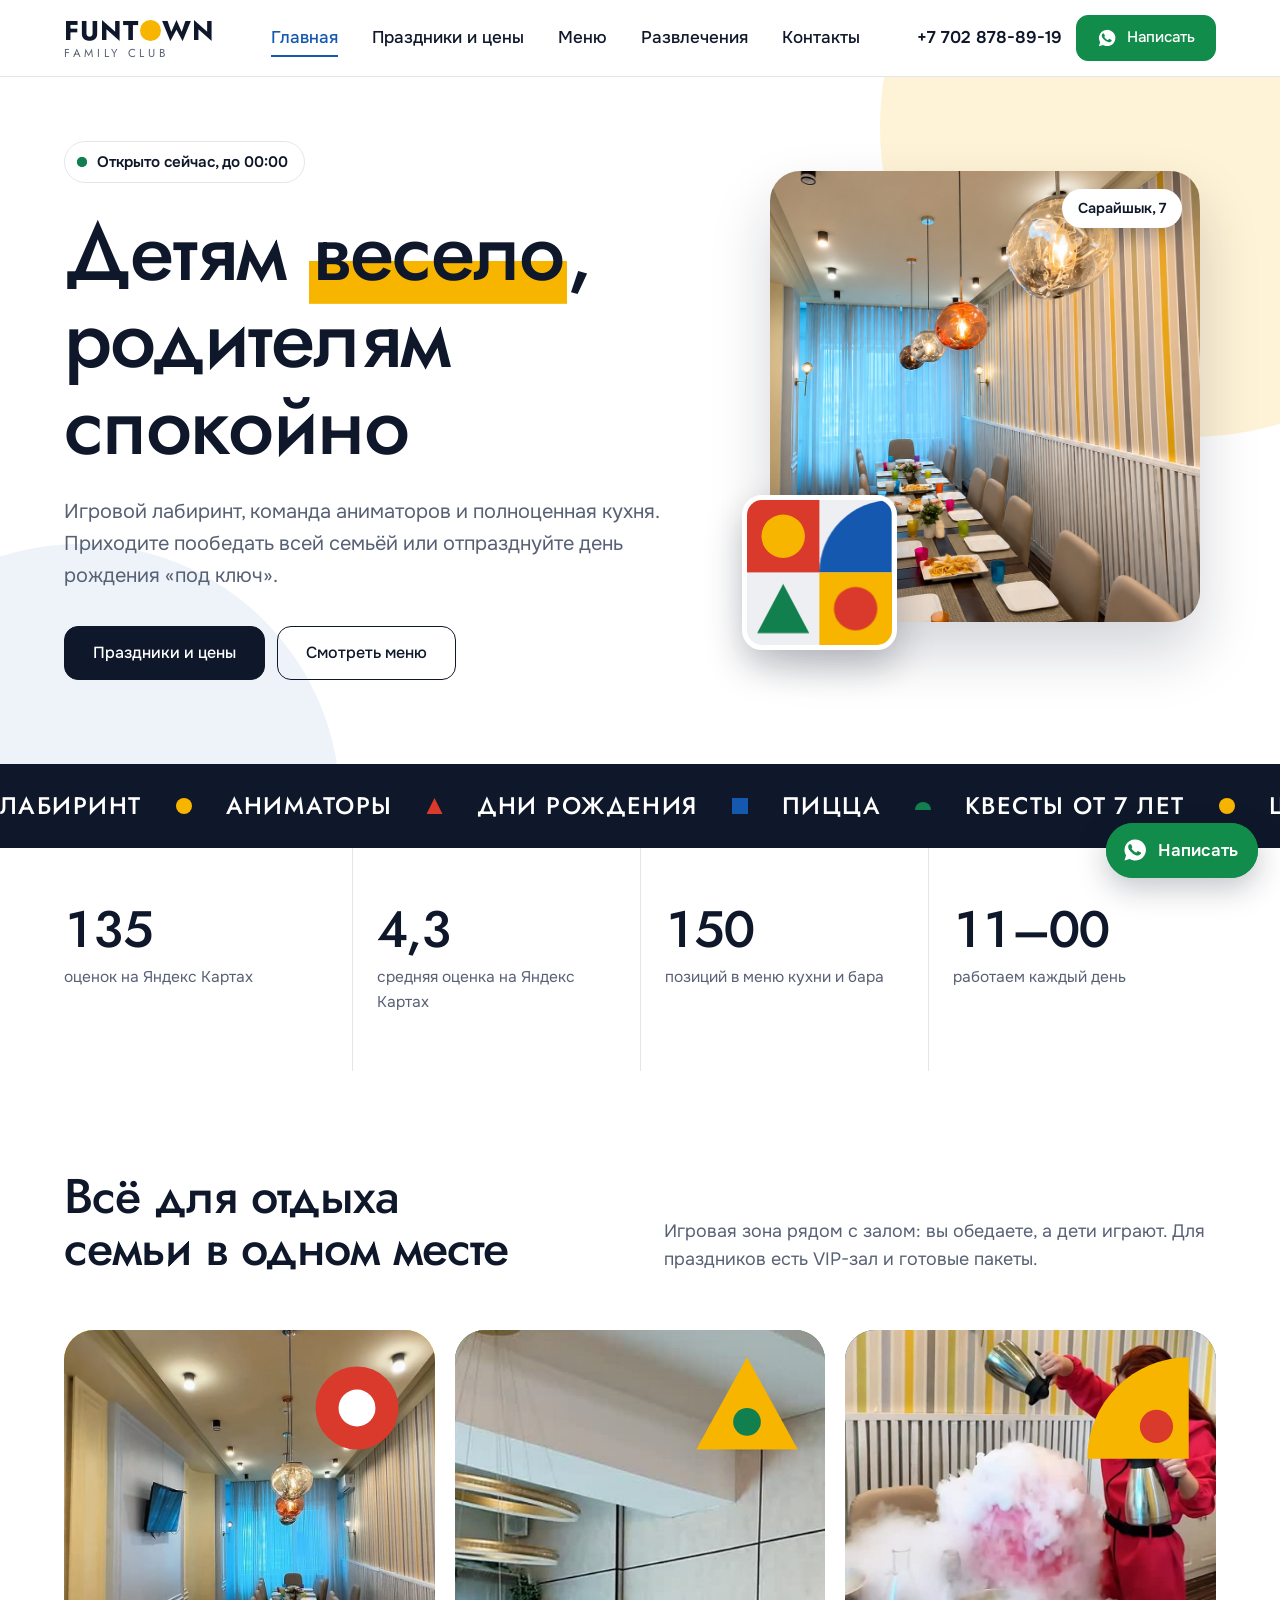
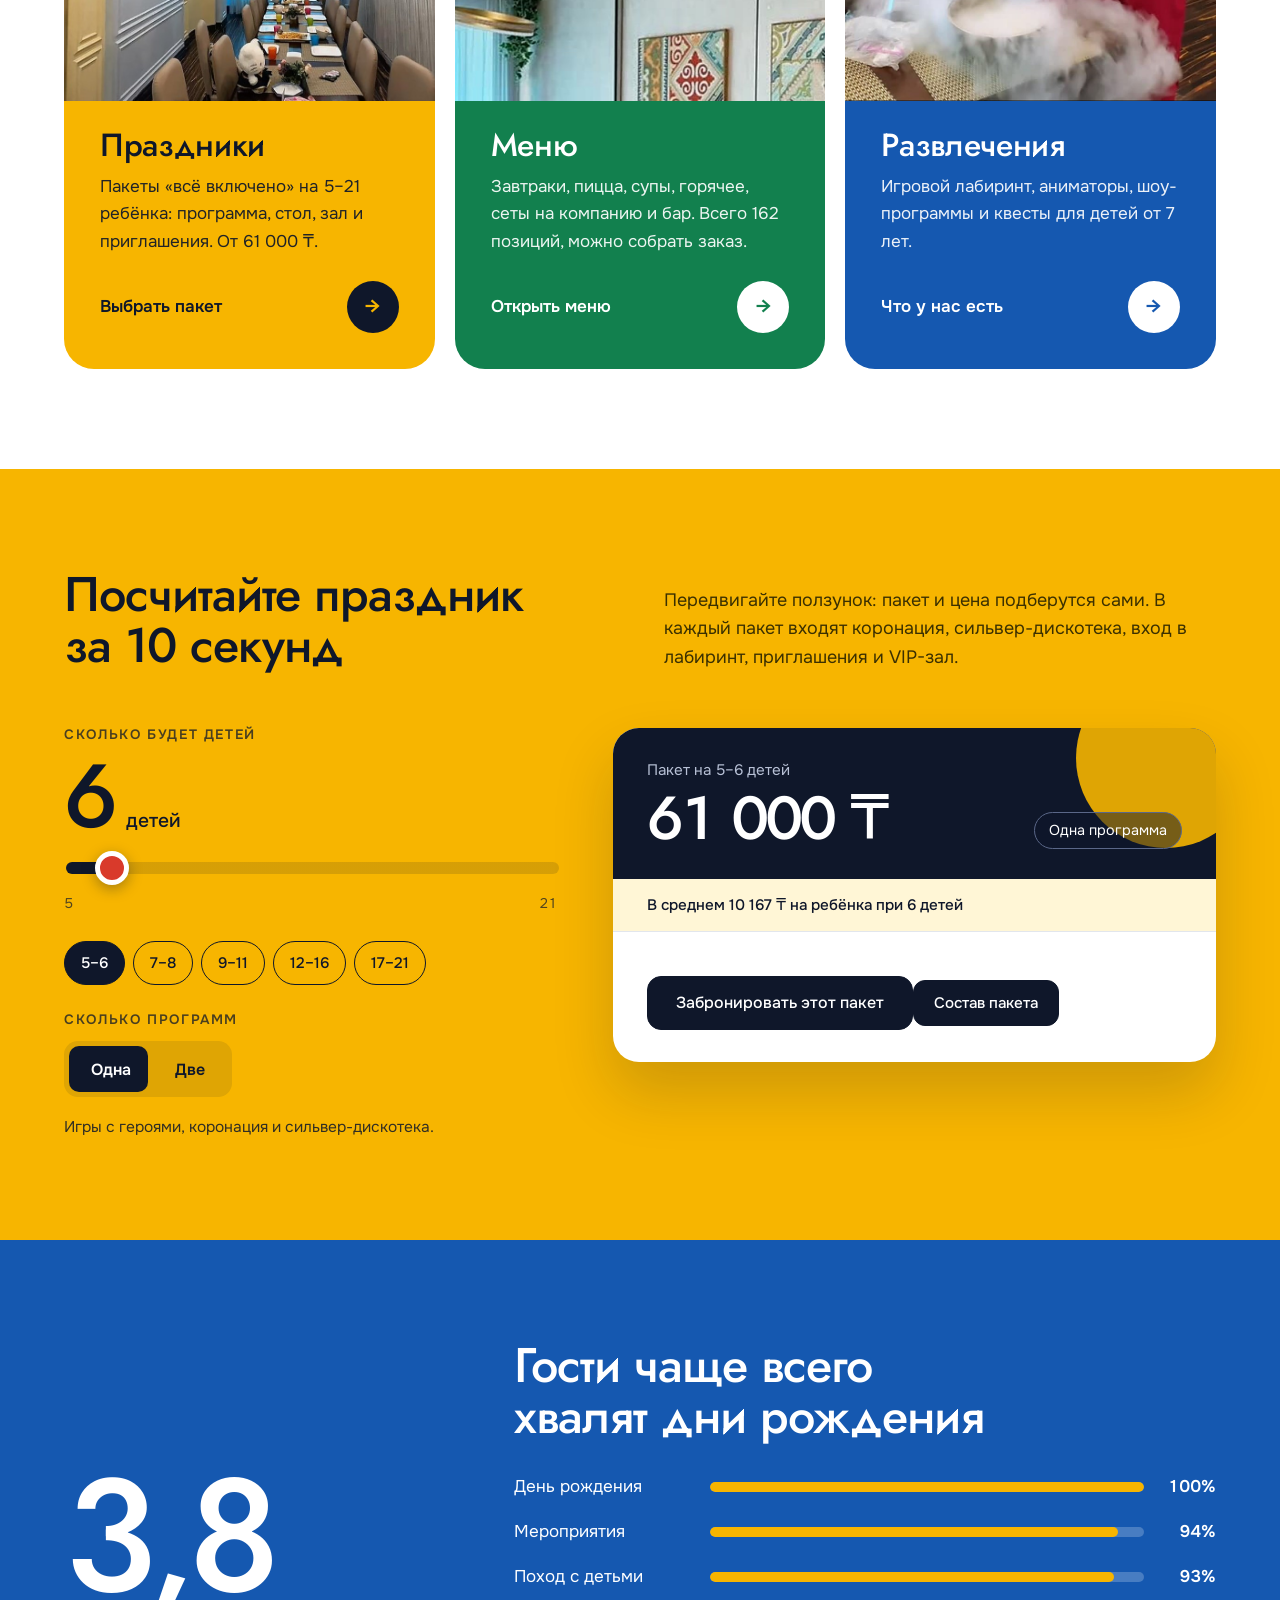
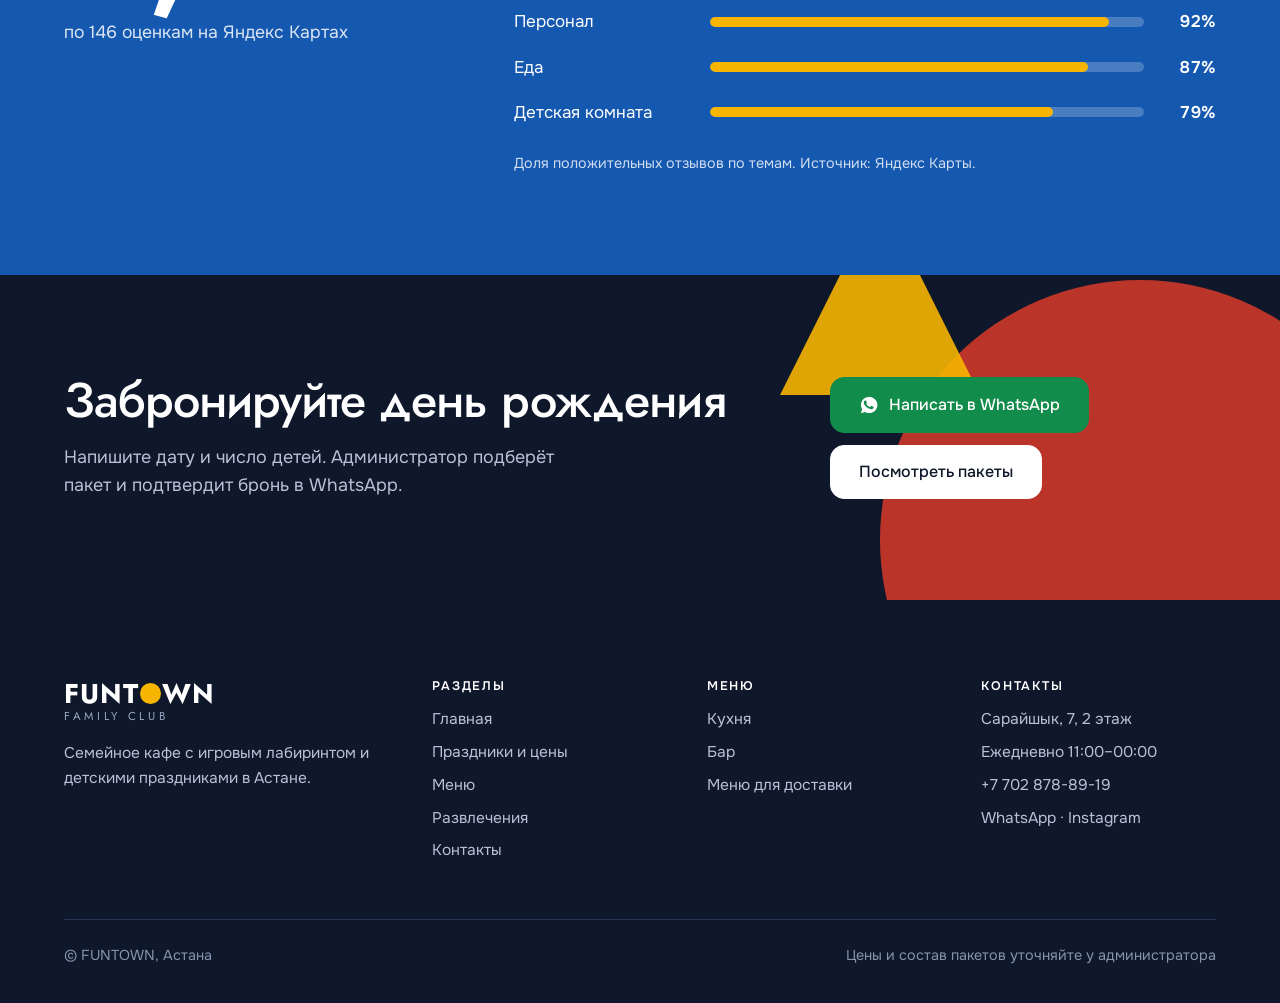
<file: index.html>
<!DOCTYPE html>
<html lang="ru">
<head>
<meta charset="utf-8">
<meta name="viewport" content="width=device-width, initial-scale=1">
<title>FUNTOWN — семейное кафе в Астане</title>
<meta name="description" content="FUNTOWN family club: семейное кафе с игровым лабиринтом, аниматорами и детскими праздниками под ключ. Сарайшык, 7, Астана.">
<link rel="preconnect" href="https://fonts.googleapis.com">
<link rel="preconnect" href="https://fonts.gstatic.com" crossorigin>
<link href="https://fonts.googleapis.com/css2?family=Jost:wght@400;500;600;700&family=Onest:wght@400;500;600&display=swap" rel="stylesheet">
<link rel="stylesheet" href="styles.css">
</head>
<body class="">
<div class="progress" aria-hidden="true"></div>
<header class="site-header">
  <div class="container">
    <a class="brand" href="index.html" aria-label="FUNTOWN, на главную"><span class="wordmark">FUNT<span class="o"></span>WN</span><small>family club</small></a>
    <nav class="main-nav" id="nav" aria-label="Основное меню"><ul><li><a href="index.html" aria-current="page">Главная</a></li><li><a href="prazdniki.html">Праздники и цены</a></li><li><a href="menu.html">Меню</a></li><li><a href="razvlecheniya.html">Развлечения</a></li><li><a href="kontakty.html">Контакты</a></li></ul></nav>
    <div class="header-cta">
      <a class="phone" href="tel:+77028788919">+7 702 878-89-19</a>
      <a class="btn wa small" href="https://wa.me/77028788919" target="_blank" rel="noopener"><svg viewBox="0 0 32 32" aria-hidden="true"><path fill="currentColor" d="M16 3a13 13 0 0 0-11 19.700L3 29l6.500-2A13 13 0 1 0 16 3zm6.500 18c-.3.900-1.700 1.700-2.500 1.800-.7.100-1.500.100-4.500-1.100-3.800-1.600-6.200-5.400-6.400-5.600-.2-.3-1.500-2-1.500-3.800 0-1.800.9-2.700 1.300-3.100.3-.3.700-.4 1-.4h.7c.2 0 .5-.1.800.600l1.100 2.700c.1.200.2.400 0 .7l-.5.700c-.2.200-.4.400-.2.800.2.400 1 1.700 2.200 2.700 1.500 1.400 2.800 1.800 3.200 2 .4.200.6.200.9-.1l1.100-1.300c.3-.4.600-.3.900-.2l2.600 1.300c.4.200.6.300.7.500.1.300.1 1-.2 1.900z"/></svg>Написать</a>
      <button class="nav-toggle" id="navToggle" aria-label="Открыть меню" aria-expanded="false" aria-controls="nav"><i></i></button>
    </div>
  </div>
</header>
<main>

<section class="hero"><div class="container">
  <div>
    <div class="open-badge rise" data-open><i></i><span>Открыто сейчас</span></div>
    <h1 class="rise" style="--d:.1s">Детям <span class="mark">весело</span>, родителям спокойно</h1>
    <p class="lead rise" style="--d:.2s">Игровой лабиринт, команда аниматоров и полноценная кухня. Приходите пообедать всей семьёй или отпразднуйте день рождения «под ключ».</p>
    <div class="actions rise" style="--d:.3s">
      <a class="btn" href="prazdniki.html">Праздники и цены</a>
      <a class="btn line" href="menu.html">Смотреть меню</a>
    </div>
  </div>
  <div class="hero-photo rise" style="--d:.15s"><img src="img/hall-lamps.jpg" alt="Зал FUNTOWN с цветными подвесными лампами и накрытым столом" width="900" height="775"><div class="hero-tiles"><svg class="tiles" viewBox="0 0 320 320" role="img" aria-label="" xmlns="http://www.w3.org/2000/svg"><g class="cell" style="--i:0"><rect class="bg" x="0" y="0" width="160" height="160" fill="#D93A2B"/><circle cx="80.0" cy="80.0" r="48.0" class="shape" fill="#F7B500"/></g><g class="cell" style="--i:1"><rect class="bg" x="160" y="0" width="160" height="160" fill="#EDEFF3"/><path d="M320 160L160 160A160 160 0 0 1 320 0Z" class="shape" fill="#1558B0"/></g><g class="cell" style="--i:2"><rect class="bg" x="0" y="160" width="160" height="160" fill="#EDEFF3"/><polygon points="80.0,185.6 137.6,294.4 22.400000000000002,294.4" class="shape" fill="#12804E"/></g><g class="cell" style="--i:3"><rect class="bg" x="160" y="160" width="160" height="160" fill="#F7B500"/><circle cx="240.0" cy="240.0" r="48.0" class="shape" fill="#D93A2B"/></g></svg></div><span class="hero-chip">Сарайшык, 7</span></div>
</div></section>

<div class="marquee" aria-hidden="true"><div class="marquee-track"><div class="marquee-set"><span>Лабиринт</span><i class="c"></i><span>Аниматоры</span><i class="t"></i><span>Дни рождения</span><i class="s"></i><span>Пицца</span><i class="h"></i><span>Квесты от 7 лет</span><i class="c"></i><span>Шоу-программы</span><i class="t"></i><span>Кофе и лимонады</span><i class="s"></i><span>VIP-зал</span><i class="h"></i><span>Доставка</span><i class="c"></i></div><div class="marquee-set"><span>Лабиринт</span><i class="c"></i><span>Аниматоры</span><i class="t"></i><span>Дни рождения</span><i class="s"></i><span>Пицца</span><i class="h"></i><span>Квесты от 7 лет</span><i class="c"></i><span>Шоу-программы</span><i class="t"></i><span>Кофе и лимонады</span><i class="s"></i><span>VIP-зал</span><i class="h"></i><span>Доставка</span><i class="c"></i></div></div></div>

<section class="stats"><div class="container">
  <div class="stat"><b data-count="146">146</b><span>оценок на Яндекс Картах</span></div>
  <div class="stat"><b data-count="4.6" data-dec="1">4,6</b><span>средняя оценка на Яндекс Картах</span></div>
  <div class="stat"><b data-count="162">162</b><span>позиций в меню кухни и бара</span></div>
  <div class="stat"><b>11–00</b><span>работаем каждый день</span></div>
</div></section>

<section class="section"><div class="container">
  <div class="section-head reveal">
    <h2>Всё для отдыха семьи в одном месте</h2>
    <p>Игровая зона рядом с залом: вы обедаете, а дети играют. Для праздников есть VIP-зал и готовые пакеты.</p>
  </div>
  <div class="dest">
    <a class="dcard y photo reveal" href="prazdniki.html"><img class="dphoto" src="img/hall-table.jpg" alt="" loading="lazy"><svg class="deco" viewBox="0 0 260 260" aria-hidden="true"><circle cx="130" cy="130" r="90" fill="#D93A2B"/><circle cx="130" cy="130" r="40" fill="#fff"/></svg><h3>Праздники</h3><p>Пакеты «всё включено» на 5–21 ребёнка: программа, стол, зал и приглашения. От 61 000 ₸.</p><span class="go">Выбрать пакет<i></i></span></a>
    <a class="dcard g photo reveal late" href="menu.html"><img class="dphoto" src="img/interior-art.jpg" alt="" loading="lazy"><svg class="deco" viewBox="0 0 260 260" aria-hidden="true"><polygon points="130,20 240,220 20,220" fill="#F7B500"/><circle cx="130" cy="160" r="30" fill="#12804E"/></svg><h3>Меню</h3><p>Завтраки, пицца, супы, горячее, сеты на компанию и бар. Всего 162 позиций, можно собрать заказ.</p><span class="go">Открыть меню<i></i></span></a>
    <a class="dcard b photo reveal late" href="razvlecheniya.html"><img class="dphoto" src="img/cryo-show.jpg" alt="" loading="lazy"><svg class="deco" viewBox="0 0 260 260" aria-hidden="true"><path d="M20 240A220 220 0 0 1 240 20L240 240Z" fill="#F7B500"/><circle cx="170" cy="170" r="36" fill="#D93A2B"/></svg><h3>Развлечения</h3><p>Игровой лабиринт, аниматоры, шоу-программы и квесты для детей от 7 лет.</p><span class="go">Что у нас есть<i></i></span></a>
  </div>
</div></section>

<section class="section yellow" id="calc"><div class="container">
  <div class="section-head reveal">
    <h2>Посчитайте праздник за 10 секунд</h2>
    <p>Передвигайте ползунок: пакет и цена подберутся сами. В каждый пакет входят коронация, сильвер-дискотека, вход в лабиринт, приглашения и VIP-зал.</p>
  </div>
  <div class="calc compact">
  <div>
    <h3>Сколько будет детей</h3>
    <div class="kids-out"><b id="kidsOut">6</b><span id="kidsWord">детей</span></div>
    <input type="range" id="kidsRange" min="5" max="21" step="1" value="6" aria-label="Количество детей">
    <div class="range-ends"><span>5</span><span>21</span></div>
    <div class="pk-chips" id="pkChips" role="group" aria-label="Размер пакета"></div>
    <h3>Сколько программ</h3>
    <div class="switch" id="progSwitch" data-v="1" role="group" aria-label="Количество программ">
      <button type="button" data-p="1" aria-pressed="true">Одна</button>
      <button type="button" data-p="2" aria-pressed="false">Две</button>
    </div>
    <p class="calc-note" id="progNote"></p>
  </div>
  <div class="pk-card" aria-live="polite">
    <div class="pk-top"><div><small id="pkTitle">Пакет на 5–6 детей</small><b id="pkPrice">61 000 ₸</b></div><em id="pkChip">Одна программа</em></div>
    <div class="pk-per" id="pkPer"></div>
    <div class="pk-foot" style="padding-top:28px"><a class="btn" id="pkBook" data-confetti href="kontakty.html#booking">Забронировать этот пакет</a><a class="btn small" style="margin-top:20px" href="prazdniki.html#packages">Состав пакета</a></div>
  </div>
</div>
</div></section>

<section class="section blue"><div class="container">
  <div class="rating">
    <div class="score reveal"><b data-count="4.6" data-dec="1">4,6</b><span>по 146 оценкам на Яндекс Картах</span></div>
    <div class="reveal late">
      <h2 style="margin-bottom:30px">Гости чаще всего хвалят дни рождения</h2>
      <div class="bars"><div class="bar"><span>День рождения</span><i><b style="--w:100%"></b></i><span>100%</span></div><div class="bar"><span>Мероприятия</span><i><b style="--w:94%"></b></i><span>94%</span></div><div class="bar"><span>Поход с детьми</span><i><b style="--w:93%"></b></i><span>93%</span></div><div class="bar"><span>Персонал</span><i><b style="--w:92%"></b></i><span>92%</span></div><div class="bar"><span>Еда</span><i><b style="--w:87%"></b></i><span>87%</span></div><div class="bar"><span>Детская комната</span><i><b style="--w:79%"></b></i><span>79%</span></div></div>
      <p class="src">Доля положительных отзывов по темам. Источник: Яндекс Карты.</p>
    </div>
  </div>
</div></section>
<section class="cta"><div class="container">
<div class="reveal"><h2>Забронируйте день рождения</h2><p>Напишите дату и число детей. Администратор подберёт пакет и подтвердит бронь в WhatsApp.</p></div>
<div class="actions"><a class="btn wa" data-confetti href="https://wa.me/77028788919" target="_blank" rel="noopener"><svg viewBox="0 0 32 32" aria-hidden="true"><path fill="currentColor" d="M16 3a13 13 0 0 0-11 19.700L3 29l6.500-2A13 13 0 1 0 16 3zm6.500 18c-.3.900-1.700 1.700-2.500 1.800-.7.100-1.500.100-4.500-1.100-3.800-1.600-6.200-5.400-6.400-5.600-.2-.3-1.500-2-1.500-3.800 0-1.800.9-2.700 1.300-3.100.3-.3.700-.4 1-.4h.7c.2 0 .5-.1.800.600l1.100 2.700c.1.200.2.400 0 .7l-.5.700c-.2.200-.4.400-.2.800.2.400 1 1.700 2.200 2.700 1.500 1.400 2.800 1.800 3.200 2 .4.200.6.200.9-.1l1.100-1.300c.3-.4.600-.3.900-.2l2.600 1.300c.4.200.6.300.7.500.1.300.1 1-.2 1.900z"/></svg>Написать в WhatsApp</a><a class="btn light" href="prazdniki.html#packages">Посмотреть пакеты</a></div>
</div></section>

</main>
<footer class="site-footer">
  <div class="container">
    <div class="foot-grid">
      <div>
        <a class="brand" href="index.html"><span class="wordmark">FUNT<span class="o"></span>WN</span><small>family club</small></a>
        <p style="margin-top:18px;max-width:22em">Семейное кафе с игровым лабиринтом и детскими праздниками в Астане.</p>
      </div>
      <div><h4>Разделы</h4><ul><li><a href="index.html">Главная</a></li><li><a href="prazdniki.html">Праздники и цены</a></li><li><a href="menu.html">Меню</a></li><li><a href="razvlecheniya.html">Развлечения</a></li><li><a href="kontakty.html">Контакты</a></li></ul></div>
      <div><h4>Меню</h4><ul><li><a href="menu.html#kitchen">Кухня</a></li><li><a href="menu.html#bar">Бар</a></li><li><a href="https://funtown.kamiqr.com/menu/delivery" target="_blank" rel="noopener">Меню для доставки</a></li></ul></div>
      <div><h4>Контакты</h4><ul>
        <li>Сарайшык, 7, 2 этаж</li><li>Ежедневно 11:00–00:00</li>
        <li><a href="tel:+77028788919">+7 702 878-89-19</a></li>
        <li><a href="https://wa.me/77028788919" target="_blank" rel="noopener">WhatsApp</a> · <a href="https://www.instagram.com/funtown_astana/" target="_blank" rel="noopener">Instagram</a></li></ul></div>
    </div>
    <div class="foot-bottom"><span>© FUNTOWN, Астана</span><span>Цены и состав пакетов уточняйте у администратора</span></div>
  </div>
</footer>
<a class="fab" href="https://wa.me/77028788919" target="_blank" rel="noopener" aria-label="Написать в WhatsApp"><svg viewBox="0 0 32 32" aria-hidden="true"><path fill="currentColor" d="M16 3a13 13 0 0 0-11 19.700L3 29l6.500-2A13 13 0 1 0 16 3zm6.500 18c-.3.900-1.700 1.700-2.500 1.800-.7.100-1.500.100-4.500-1.100-3.800-1.600-6.200-5.400-6.400-5.600-.2-.3-1.500-2-1.500-3.800 0-1.800.9-2.700 1.300-3.100.3-.3.700-.4 1-.4h.7c.2 0 .5-.1.800.600l1.100 2.700c.1.200.2.400 0 .7l-.5.700c-.2.200-.4.400-.2.800.2.400 1 1.700 2.200 2.700 1.500 1.400 2.800 1.800 3.200 2 .4.200.6.200.9-.1l1.100-1.300c.3-.4.600-.3.900-.2l2.600 1.300c.4.200.6.300.7.500.1.300.1 1-.2 1.900z"/></svg><span>Написать</span></a>
<script>window.FT_PACKS=[{"kids": "5–6", "p1": 61000, "p2": 96000, "menu": ["Пицца с колбасой, 2 шт (16 кусочков)", "Картофель фри, 800 г", "Куриные наггетсы, 16 шт", "Компот 2 л, вода 2 л"]}, {"kids": "7–8", "p1": 85000, "p2": 120000, "menu": ["Пицца с колбасой, 3 шт (24 кусочка)", "Картофель фри, 1 кг", "Куриные наггетсы, 24 шт", "Компот и вода"]}, {"kids": "9–11", "p1": 105000, "p2": 140000, "menu": ["Пицца с колбасой, 4 шт (32 кусочка)", "Пицца с сыром, 1 шт (8 кусочков)", "Картофель фри, 1,4 кг", "Куриные наггетсы, 32 шт", "Компот 5 л, вода 5 л"]}, {"kids": "12–16", "p1": 130000, "p2": 165000, "menu": ["Пицца с колбасой, 5 шт (40 кусочков)", "Пицца с сыром, 1 шт (8 кусочков)", "Картофель фри, 1,6 кг", "Куриные наггетсы, 40 шт", "Компот 4 л, вода 8 л"]}, {"kids": "17–21", "p1": 156000, "p2": 191000, "menu": ["Пицца с колбасой, 6 шт (48 кусочков)", "Пицца с сыром, 1 шт (8 кусочков)", "Картофель фри, 2 кг", "Куриные наггетсы, 56 шт", "Компот 7 л, вода 10 л"]}];</script>
<script src="app.js"></script>
</body>
</html>
</file>
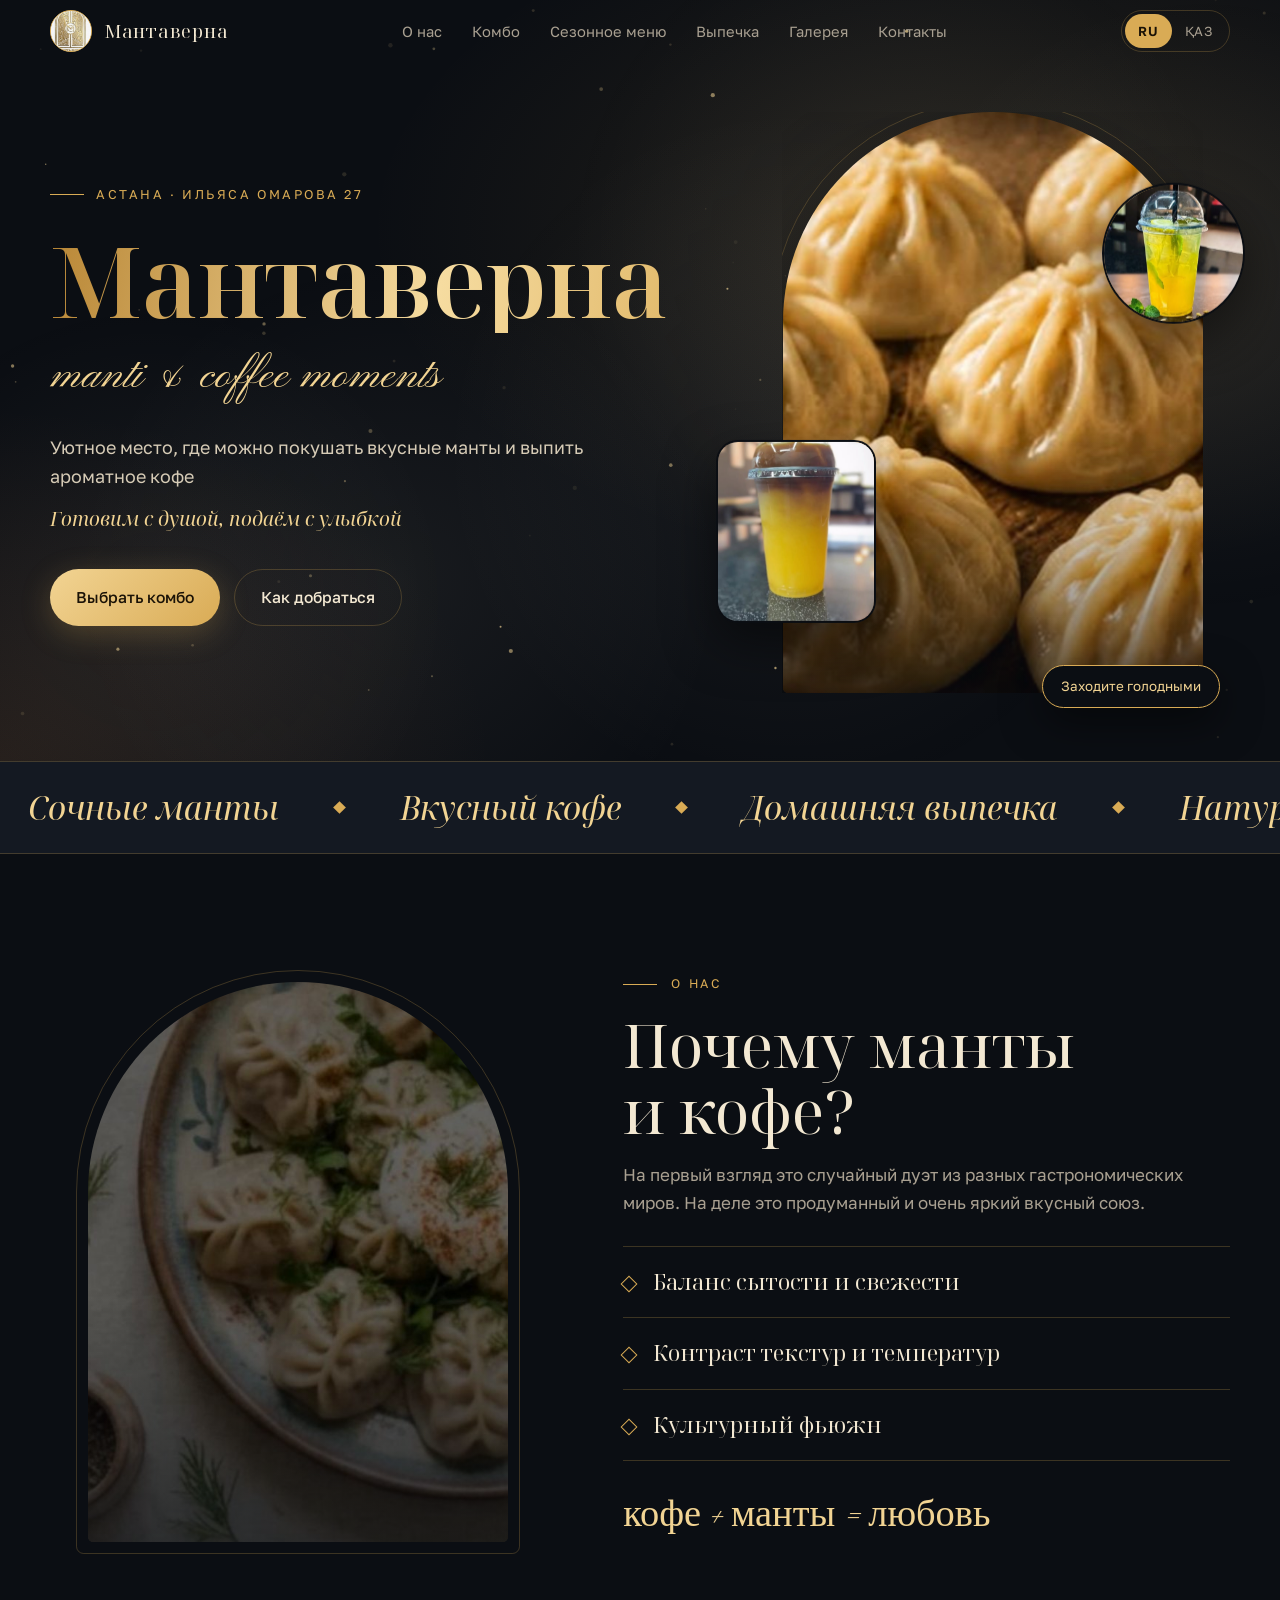
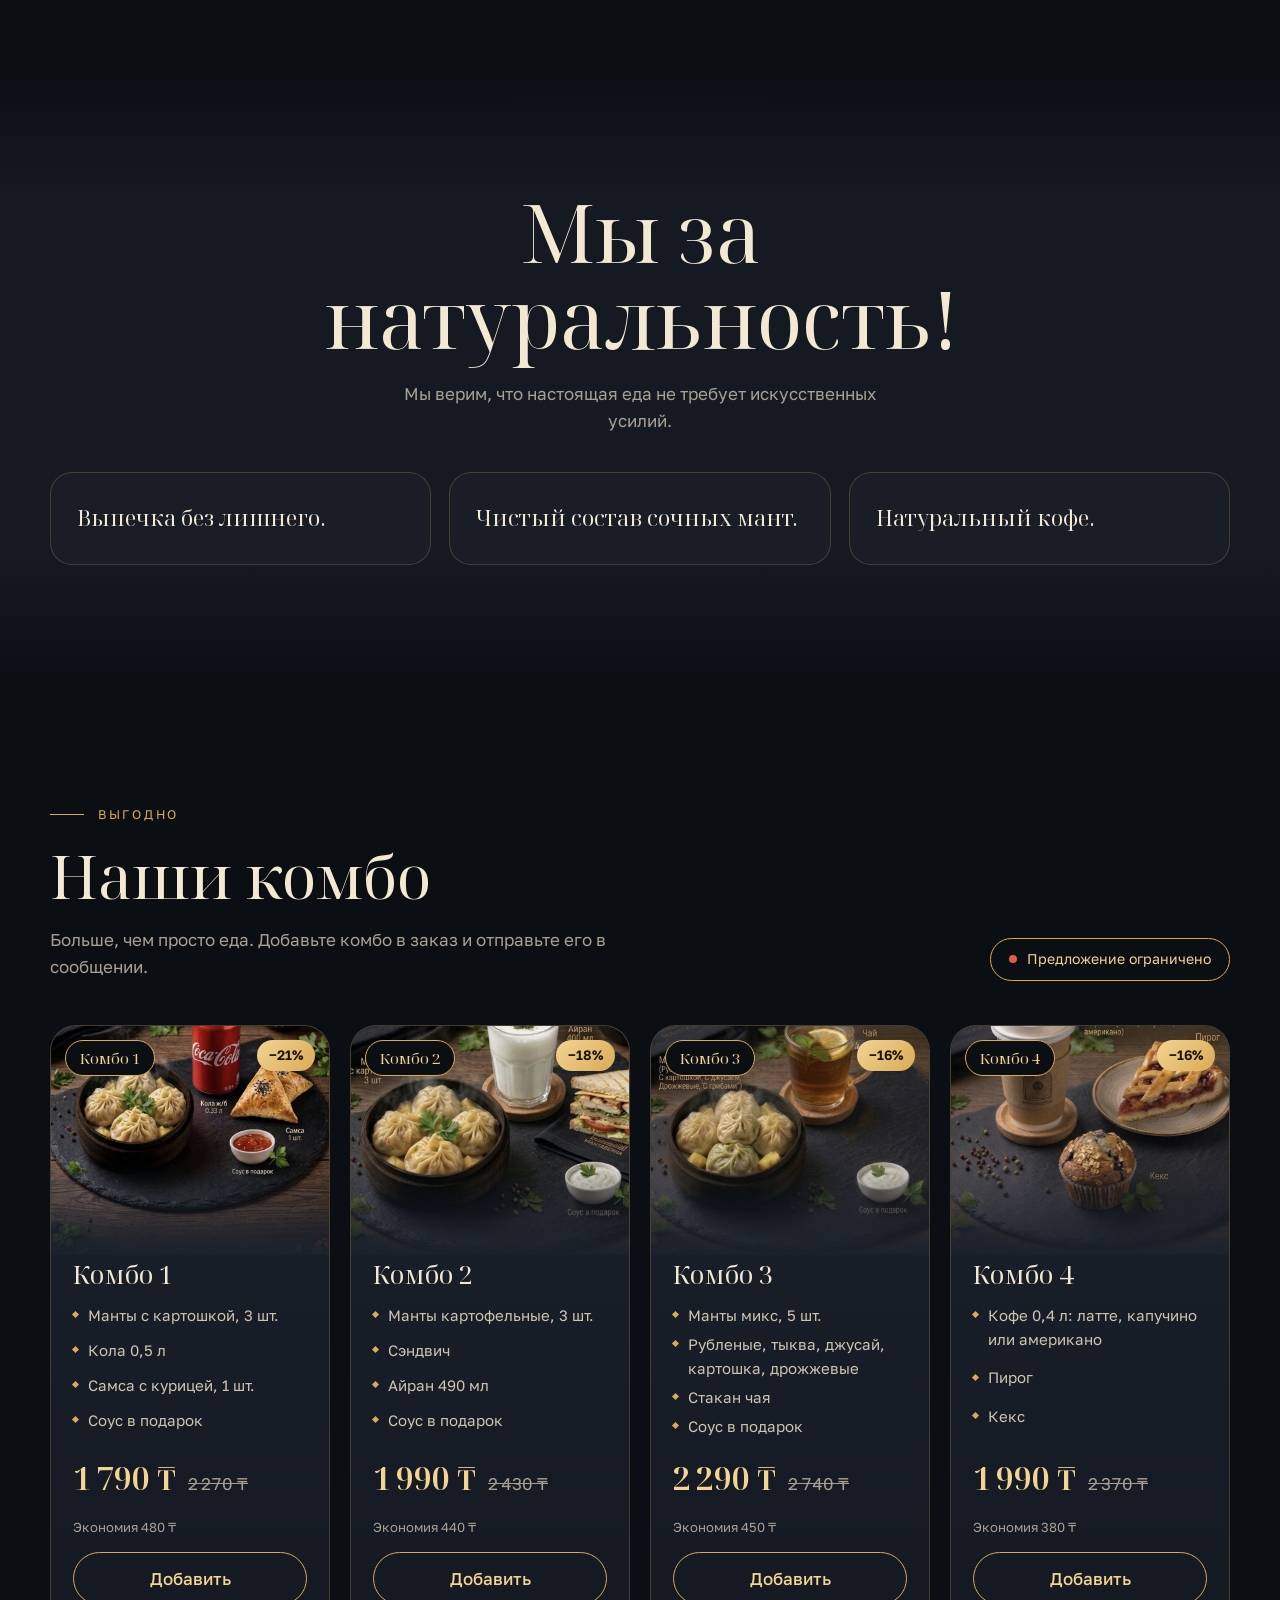
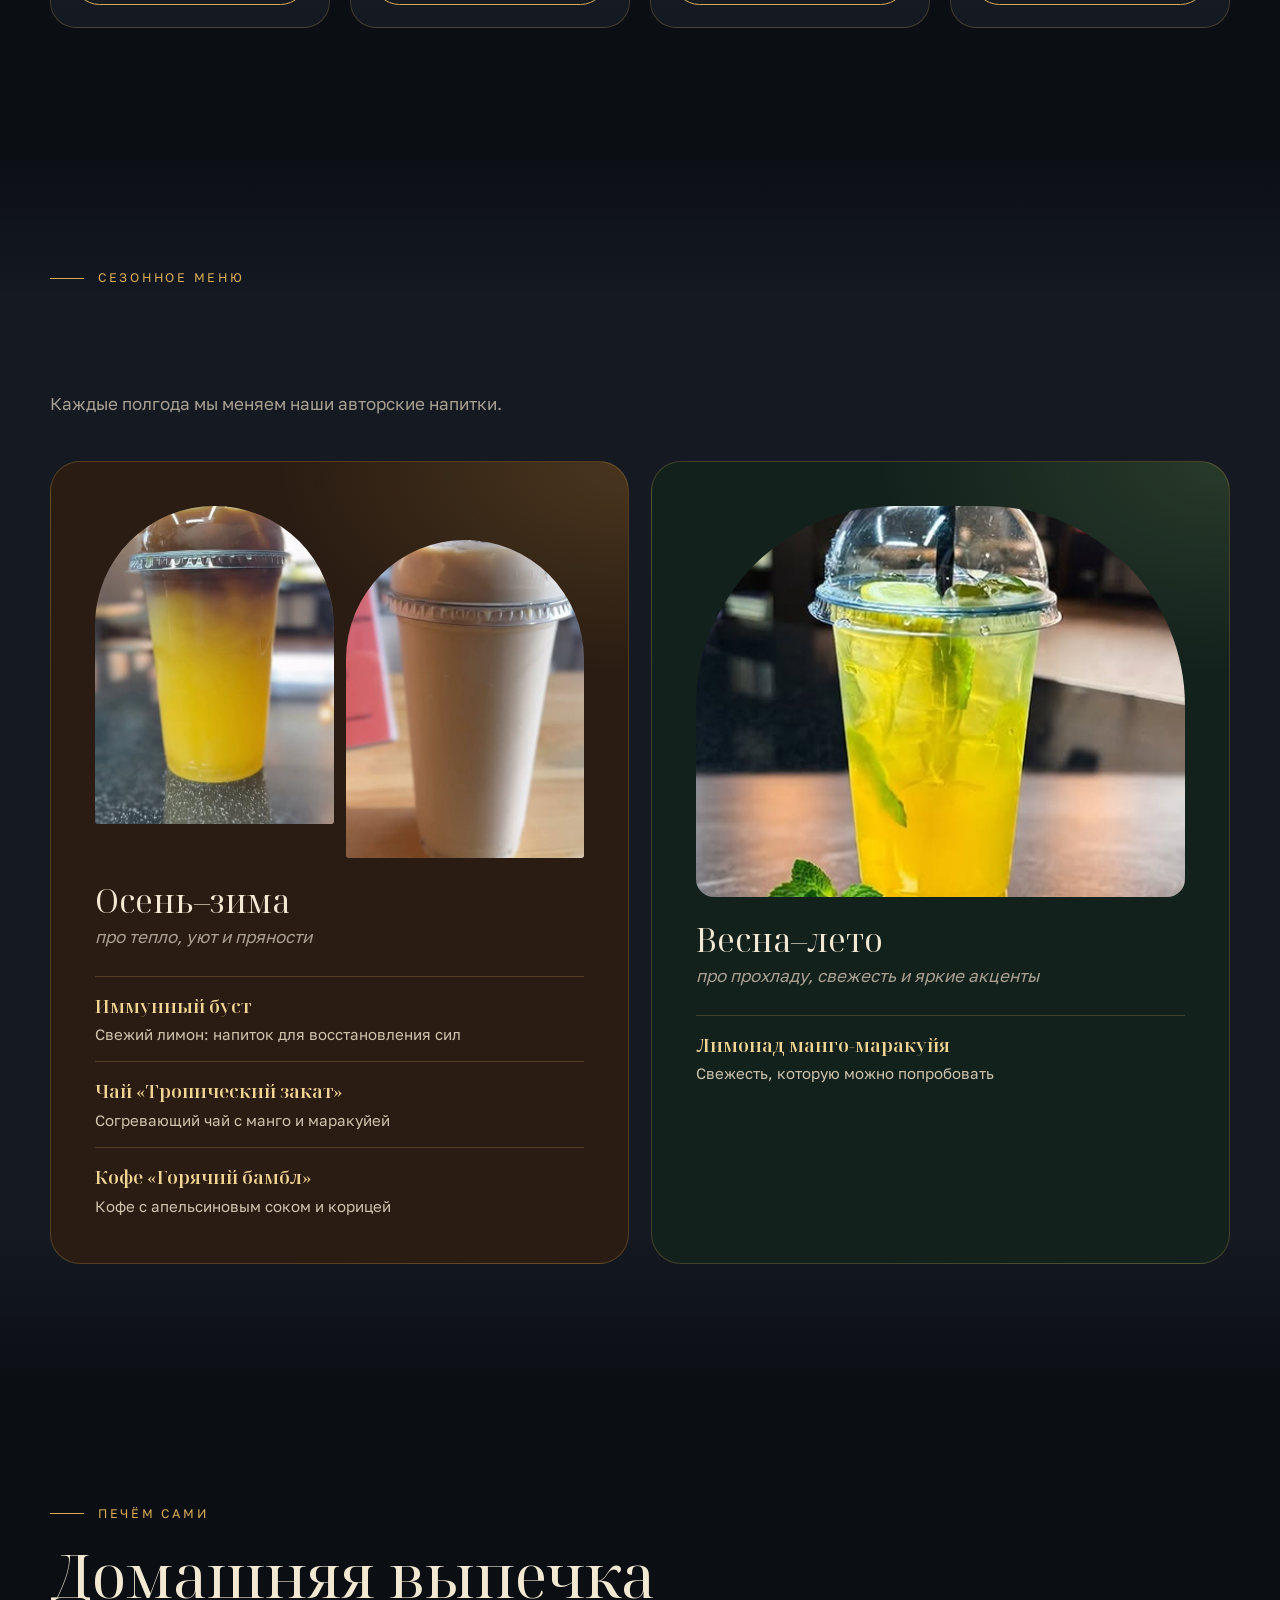
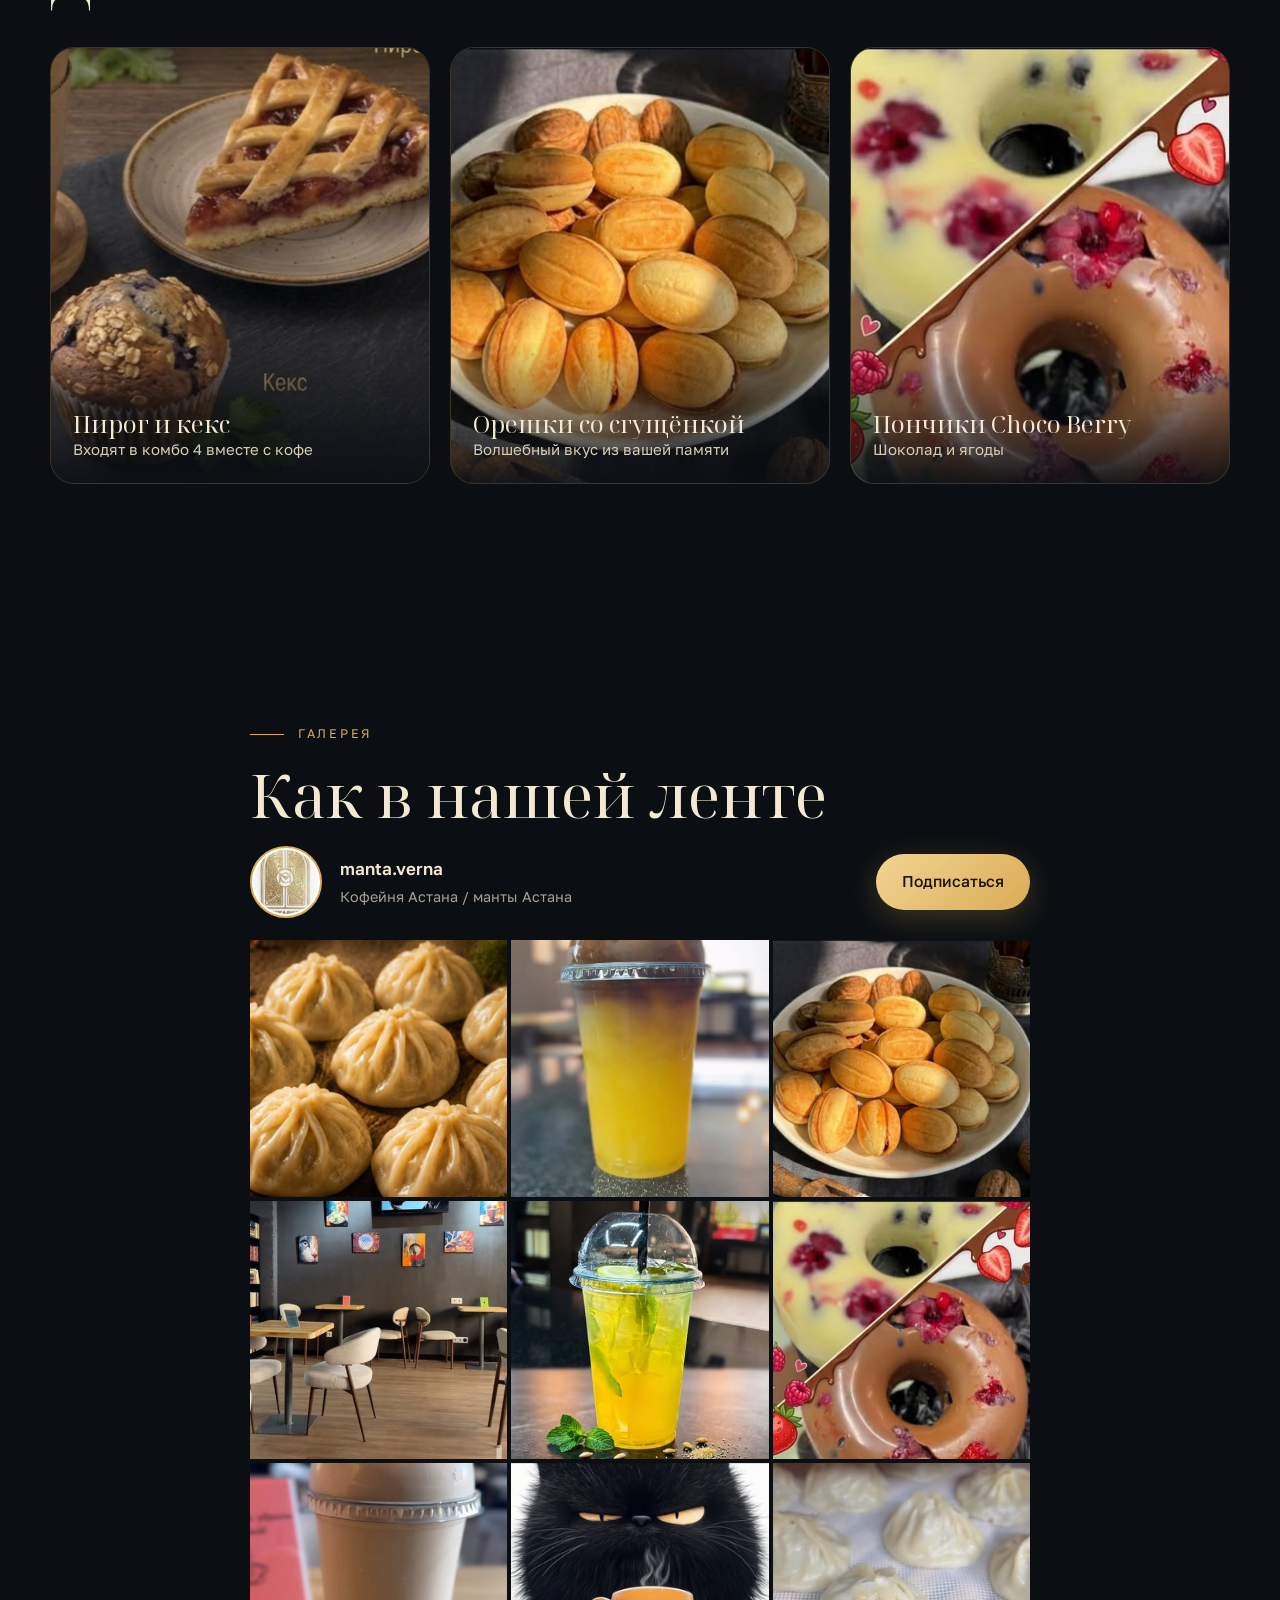
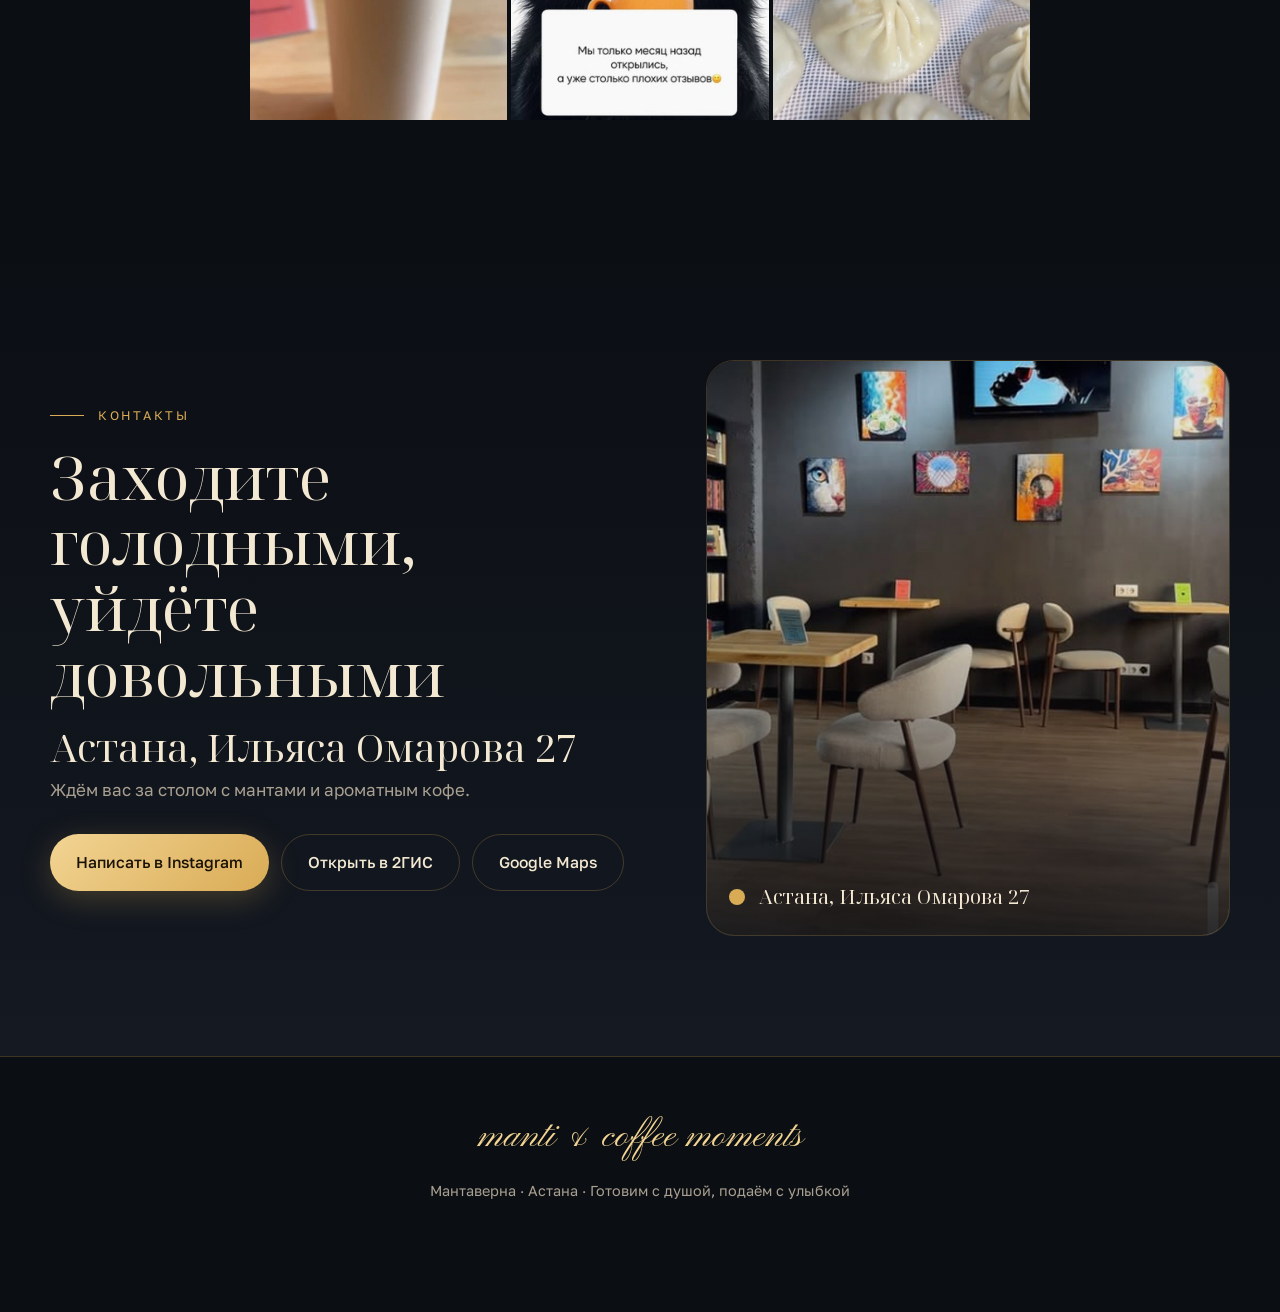
<file: manta-verna/index.html>
<!DOCTYPE html>
<html lang="ru">
<head>
<meta charset="utf-8">
<meta name="viewport" content="width=device-width, initial-scale=1, viewport-fit=cover">
<title>Мантаверна</title>
<meta name="description" content="Мантаверна, Астана: сочные манты, вкусный кофе и домашняя выпечка.">
<link rel="preconnect" href="https://fonts.googleapis.com">
<link rel="preconnect" href="https://fonts.gstatic.com" crossorigin>
<link href="https://fonts.googleapis.com/css2?family=Golos+Text:wght@400;500;600&family=Noto+Serif+Display:ital,wght@0,400;0,600;1,400;1,600&family=Pinyon+Script&display=swap" rel="stylesheet">
<style>
/* Layout idea: dark slate hall, gold hairlines, arch windows borrowed from the logo, one curtain-reveal hero. */
:root{
  --ink:#0b0e13;
  --slate:#141922;
  --slate-2:#1b212c;
  --gold:#d9ab55;
  --gold-hi:#f2d493;
  --cream:#f3e8d2;
  --muted:#a9a091;
  --line:rgba(217,171,85,.24);
  --wood:#2a1c12;
  --mint:#13211d;
  --display:"Noto Serif Display","PT Serif",Georgia,serif;
  --body:"Golos Text","Noto Sans",system-ui,-apple-system,"Segoe UI",sans-serif;
  --script:"Pinyon Script","Snell Roundhand",cursive;
  color-scheme:dark;
}
*{box-sizing:border-box;margin:0;padding:0}
html{scroll-behavior:smooth;-webkit-text-size-adjust:100%}
body{background:var(--ink);color:var(--cream);font-family:var(--body);font-size:17px;line-height:1.6;overflow-x:hidden}
img{display:block;max-width:100%}
a{color:inherit}
button{font:inherit;color:inherit;cursor:pointer;background:none;border:0}
:focus-visible{outline:2px solid var(--gold-hi);outline-offset:3px;border-radius:6px}
h1,h2,h3{font-family:var(--display);font-weight:400;line-height:1.08;text-wrap:balance}
.wrap{width:min(1180px,100% - 40px);margin-inline:auto}
section{position:relative;padding:clamp(64px,10vw,120px) 0}
.eyebrow{font-size:.78rem;letter-spacing:.22em;text-transform:uppercase;color:var(--gold);display:flex;align-items:center;gap:14px;margin-bottom:18px}
.eyebrow::before{content:"";width:34px;height:1px;background:var(--gold)}
.h2{font-size:clamp(2.1rem,5.4vw,3.8rem);margin-bottom:18px}
.h2 em{font-style:italic;color:var(--gold-hi)}
.lead{color:var(--muted);max-width:56ch}

/* buttons */
.btn{display:inline-flex;align-items:center;justify-content:center;gap:10px;padding:15px 26px;border-radius:999px;font-weight:500;font-size:.98rem;text-decoration:none;transition:transform .25s,background .25s,color .25s,box-shadow .25s;min-height:50px;position:relative}
.btn-gold{background:linear-gradient(135deg,var(--gold-hi),var(--gold));color:#1a1206;box-shadow:0 8px 30px rgba(217,171,85,.25)}
.btn-gold:hover{transform:translateY(-2px);box-shadow:0 14px 40px rgba(217,171,85,.38)}
.btn-line{border:1px solid var(--line);color:var(--cream)}
.btn-line:hover{border-color:var(--gold);background:rgba(217,171,85,.08);transform:translateY(-2px)}

/* header */
header{position:fixed;inset:0 0 auto 0;z-index:50;padding:calc(10px + env(safe-area-inset-top)) 0 10px;transition:background .35s,backdrop-filter .35s,border-color .35s;border-bottom:1px solid transparent}
header::before{content:"";position:absolute;inset:0;z-index:-1;background:rgba(11,14,19,.78);backdrop-filter:blur(14px);-webkit-backdrop-filter:blur(14px);opacity:0;transition:opacity .35s}
header.solid{border-color:var(--line)}
header.solid::before{opacity:1}
html.noscroll,html.noscroll body{overflow:hidden;height:100%}
.bar{display:flex;align-items:center;justify-content:space-between;gap:16px}
.brand{display:flex;align-items:center;gap:12px;text-decoration:none}
.brand img{width:42px;height:42px;border-radius:50%;object-fit:cover;object-position:50% 36%;background:#fff;border:1px solid var(--gold)}
.brand span{font-family:var(--display);font-size:1.15rem;letter-spacing:.04em}
nav ul{display:flex;gap:30px;list-style:none}
nav a{text-decoration:none;font-size:.92rem;color:var(--muted);position:relative;padding:6px 0;transition:color .2s}
nav a::after{content:"";position:absolute;left:0;bottom:0;height:1px;width:100%;background:var(--gold);transform:scaleX(0);transform-origin:left;transition:transform .3s}
nav a:hover{color:var(--cream)}
nav a:hover::after{transform:scaleX(1)}
.tools{display:flex;align-items:center;gap:10px}
.lang{display:flex;border:1px solid var(--line);border-radius:999px;padding:3px}
.lang button{padding:6px 13px;border-radius:999px;font-size:.82rem;letter-spacing:.06em;color:var(--muted);min-height:34px;transition:background .25s,color .25s}
.lang button[aria-pressed="true"]{background:var(--gold);color:#1a1206;font-weight:600}
.burger{display:none;width:44px;height:44px;border:1px solid var(--line);border-radius:50%;position:relative}
.burger i{position:absolute;left:13px;right:13px;height:1.5px;background:var(--cream);transition:transform .3s,top .3s,opacity .3s}
.burger i:nth-child(1){top:16px}.burger i:nth-child(2){top:21px}.burger i:nth-child(3){top:26px}
.burger[aria-expanded="true"] i:nth-child(1){top:21px;transform:rotate(45deg)}
.burger[aria-expanded="true"] i:nth-child(2){opacity:0}
.burger[aria-expanded="true"] i:nth-child(3){top:21px;transform:rotate(-45deg)}
@media(max-width:900px){
  .burger{display:block}
  nav{position:fixed;inset:0;height:100vh;height:100dvh;background:rgba(11,14,19,.98);display:grid;place-items:center;opacity:0;pointer-events:none;visibility:hidden;transition:opacity .35s,visibility 0s .35s;z-index:-1;padding-top:70px}
  nav.open{visibility:visible;transition:opacity .35s}
  nav.open{opacity:1;pointer-events:auto}
  nav ul{flex-direction:column;align-items:center;gap:22px}
  nav a{font-family:var(--display);font-size:2rem;color:var(--cream)}
}

/* hero */
.hero{padding:calc(110px + env(safe-area-inset-top)) 0 70px;overflow:hidden;background:radial-gradient(900px 500px at 78% 30%,rgba(217,171,85,.13),transparent 70%),radial-gradient(700px 500px at 0% 100%,rgba(122,82,51,.22),transparent 70%),var(--ink)}
#fx{position:absolute;inset:0;width:100%;height:100%;pointer-events:none}
.hero-grid{position:relative;display:grid;grid-template-columns:1.15fr .85fr;gap:clamp(30px,5vw,70px);align-items:center}
.hero-text{container-type:inline-size}
.where{display:inline-flex;align-items:center;gap:12px;font-size:.8rem;letter-spacing:.2em;text-transform:uppercase;color:var(--gold);margin-bottom:22px;animation:fade 1s .2s both}
.where::before{content:"";width:34px;height:1px;background:var(--gold)}
.h1mask{overflow:hidden;padding:.06em 0 .14em}
h1{font-size:clamp(2.7rem,12vw,5.4rem);font-size:min(15.2cqw,6.6rem);font-weight:600;letter-spacing:-.01em;background:linear-gradient(100deg,#b98736 0%,#f6dca0 28%,#d9ab55 52%,#f6dca0 76%,#b98736 100%);background-size:220% 100%;-webkit-background-clip:text;background-clip:text;color:transparent;animation:rise 1.2s .15s cubic-bezier(.2,.8,.2,1) both,shimmer 7s 1.4s linear infinite}
.script{font-family:var(--script);font-size:clamp(1.9rem,5vw,2.8rem);color:var(--gold-hi);margin:6px 0 20px;animation:fade 1s .7s both}
.hero .lead{font-size:1.12rem;color:#d6cbb6;animation:fade 1s .85s both}
.tag{margin-top:14px;font-family:var(--display);font-style:italic;font-size:1.2rem;color:var(--gold-hi);animation:fade 1s .95s both}
.cta{display:flex;flex-wrap:wrap;gap:14px;margin-top:34px;animation:fade 1s 1.05s both}
.hero-art{position:relative;justify-self:center;width:min(100%,420px)}
.arch{border-radius:999px 999px 26px 26px;overflow:hidden;position:relative}
.arch-frame{position:relative;aspect-ratio:3/4.15;animation:curtain 1.5s .25s cubic-bezier(.7,0,.2,1) both}
.arch-frame::before{content:"";position:absolute;inset:-12px;border:1px solid var(--line);border-radius:999px 999px 34px 34px;pointer-events:none}
.arch-frame .arch{height:100%;box-shadow:0 40px 80px rgba(0,0,0,.55)}
.arch img{width:100%;height:100%;object-fit:cover}
.arch-frame .arch img{object-position:38% 50%;transform:scale(1.02);animation:settle 2.4s .25s ease-out both}
.arch::after{content:"";position:absolute;inset:0;background:linear-gradient(180deg,rgba(11,14,19,.0) 55%,rgba(11,14,19,.55))}
.float{position:absolute;z-index:3;will-change:transform}
.float .in{border-radius:22px;overflow:hidden;border:2px solid var(--ink);box-shadow:0 20px 50px rgba(0,0,0,.5);animation:bob 6s ease-in-out infinite}
.float img{width:100%;height:100%;object-fit:cover}
.f1{width:38%;aspect-ratio:3/4;left:-16%;bottom:8%}
.f2{width:34%;aspect-ratio:1;right:-10%;top:10%}
.f2 .in{animation-delay:-3s;border-radius:50%}
.chip{position:absolute;z-index:4;right:-4%;bottom:-3%;background:var(--ink);border:1px solid var(--gold);border-radius:999px;padding:10px 18px;font-size:.84rem;color:var(--gold-hi);box-shadow:0 14px 40px rgba(0,0,0,.5);animation:fade 1s 1.6s both}
@media(max-width:900px){
  .hero-grid{grid-template-columns:1fr}
  .hero-art{width:min(78%,340px);margin-top:30px}
  .f1{left:-12%}.f2{right:-12%}
}
@keyframes rise{from{transform:translateY(105%)}to{transform:none}}
@keyframes fade{from{opacity:0;transform:translateY(12px)}to{opacity:1;transform:none}}
@keyframes shimmer{to{background-position:-220% 0}}
@keyframes curtain{from{clip-path:inset(100% 0 0 0)}to{clip-path:inset(0 0 0 0)}}
@keyframes settle{from{transform:scale(1.18)}to{transform:scale(1.02)}}
@keyframes bob{0%,100%{transform:translateY(0) rotate(-1.2deg)}50%{transform:translateY(-14px) rotate(1.2deg)}}

/* marquee */
.band{border-block:1px solid var(--line);background:var(--slate);overflow:hidden;padding:20px 0;white-space:nowrap}
.band-track{display:inline-flex;gap:0;animation:run 38s linear infinite}
.band span{font-family:var(--display);font-style:italic;font-size:clamp(1.4rem,3vw,2rem);color:var(--gold-hi);padding:0 28px;display:inline-flex;align-items:center;gap:56px}
.band span::after{content:"";width:9px;height:9px;transform:rotate(45deg);background:var(--gold)}
@keyframes run{to{transform:translateX(-50%)}}

/* reveal */
html.rv-on .rv{opacity:0;transform:translateY(34px);transition:opacity .9s cubic-bezier(.2,.7,.2,1),transform .9s cubic-bezier(.2,.7,.2,1);transition-delay:var(--d,0s)}
html.rv-on .rv.in{opacity:1;transform:none}

/* about */
.about-grid{display:grid;grid-template-columns:.9fr 1.1fr;gap:clamp(32px,6vw,90px);align-items:center}
.about-art{position:relative;max-width:420px;width:100%;justify-self:center}
.about-art .arch{aspect-ratio:3/4}
.about-art::before{content:"";position:absolute;inset:-12px;border:1px solid var(--line);border-radius:999px 999px 34px 34px}
.about-art .arch img{object-position:30% 50%}
.eq{font-family:var(--script);font-size:clamp(1.7rem,6vw,2.4rem);color:var(--gold-hi);margin-top:26px}
.pillars{list-style:none;display:grid;gap:0;margin-top:30px}
.pillars li{display:flex;gap:18px;align-items:baseline;padding:18px 0;border-top:1px solid var(--line);font-family:var(--display);font-size:1.35rem;transition:padding .3s,color .3s}
.pillars li:last-child{border-bottom:1px solid var(--line)}
.pillars li::before{content:"";flex:none;width:10px;height:10px;border:1px solid var(--gold);transform:rotate(45deg);transition:background .3s}
.pillars li:hover{padding-left:12px;color:var(--gold-hi)}
.pillars li:hover::before{background:var(--gold)}
@media(max-width:900px){.about-grid{grid-template-columns:1fr}}

/* natural */
.natural{background:linear-gradient(180deg,var(--ink),var(--slate) 20%,var(--slate) 80%,var(--ink));text-align:center}
.natural .h2{font-size:clamp(2.2rem,7vw,5rem);max-width:14ch;margin-inline:auto}
.natural .lead{margin:0 auto 38px;max-width:44ch}
.trio{display:grid;grid-template-columns:repeat(3,1fr);gap:18px;text-align:left}
.trio div{padding:28px 26px;border:1px solid var(--line);border-radius:22px;font-family:var(--display);font-size:1.35rem;background:rgba(255,255,255,.02);transition:transform .35s,border-color .35s,background .35s}
.trio div:hover{transform:translateY(-6px);border-color:var(--gold);background:rgba(217,171,85,.06)}
@media(max-width:780px){.trio{grid-template-columns:1fr}}

/* combo */
.head-row{display:flex;justify-content:space-between;align-items:end;gap:24px;flex-wrap:wrap;margin-bottom:44px}
.limited{display:inline-flex;gap:10px;align-items:center;border:1px solid var(--gold);border-radius:999px;padding:9px 18px;font-size:.88rem;color:var(--gold-hi)}
.limited i{width:8px;height:8px;border-radius:50%;background:#e25c4a;box-shadow:0 0 0 0 rgba(226,92,74,.6);animation:ping 2s infinite}
@keyframes ping{70%{box-shadow:0 0 0 12px rgba(226,92,74,0)}100%{box-shadow:0 0 0 0 rgba(226,92,74,0)}}
.combos{display:grid;grid-template-columns:repeat(4,1fr);gap:20px}
.card{position:relative;background:linear-gradient(180deg,var(--slate-2),var(--slate));border:1px solid var(--line);border-radius:26px;overflow:hidden;display:flex;flex-direction:column;transition:transform .25s ease-out,border-color .35s,box-shadow .35s;transform-style:preserve-3d}
.card::before{content:"";position:absolute;inset:0;border-radius:inherit;background:radial-gradient(360px circle at var(--mx,50%) var(--my,0%),rgba(242,212,147,.16),transparent 60%);opacity:0;transition:opacity .3s;pointer-events:none;z-index:2}
.card:hover{border-color:rgba(217,171,85,.6);box-shadow:0 30px 70px rgba(0,0,0,.5)}
.card:hover::before{opacity:1}
.shot{position:relative;aspect-ratio:4/3.3;overflow:hidden}
.shot img{width:100%;height:100%;object-fit:cover;transition:transform 1.1s cubic-bezier(.2,.7,.2,1)}
.card:hover .shot img{transform:scale(1.08)}
.shot::after{content:"";position:absolute;inset:0;background:linear-gradient(180deg,transparent 60%,var(--slate-2))}
.num{position:absolute;z-index:3;left:14px;top:14px;background:var(--ink);border:1px solid var(--gold);border-radius:999px;padding:5px 14px;font-family:var(--display);font-size:.95rem;color:var(--gold-hi)}
.off{position:absolute;z-index:3;right:14px;top:14px;background:linear-gradient(135deg,var(--gold-hi),var(--gold));color:#1a1206;border-radius:999px;padding:5px 12px;font-weight:600;font-size:.85rem}
.body{padding:6px 22px 22px;display:flex;flex-direction:column;gap:14px;flex:1}
.body h3{font-size:1.6rem}
.body ul{list-style:none;display:grid;gap:5px;color:#cfc4ae;font-size:.94rem;flex:1}
.body li{display:flex;gap:10px}
.body li::before{content:"";flex:none;width:5px;height:5px;margin-top:.62em;background:var(--gold);transform:rotate(45deg)}
.priceline{display:flex;align-items:baseline;gap:12px;flex-wrap:wrap}
.price{font-family:var(--display);font-size:2rem;color:var(--gold-hi);font-weight:600;font-variant-numeric:tabular-nums}
.old{color:var(--muted);text-decoration:line-through;font-variant-numeric:tabular-nums}
.save{font-size:.82rem;color:var(--muted)}
.ctl{min-height:50px;display:flex}
.add{flex:1;border:1px solid var(--gold);border-radius:999px;padding:12px;color:var(--gold-hi);font-weight:500;transition:background .25s,color .25s;min-height:50px}
.add:hover{background:var(--gold);color:#1a1206}
.step{flex:1;display:flex;align-items:center;justify-content:space-between;border:1px solid var(--gold);border-radius:999px;background:rgba(217,171,85,.1);padding:4px}
.step button{width:42px;height:42px;border-radius:50%;font-size:1.4rem;line-height:1;color:var(--gold-hi);transition:background .2s}
.step button:hover{background:rgba(217,171,85,.22)}
.step output{font-family:var(--display);font-size:1.3rem;min-width:2ch;text-align:center}
@media(max-width:1100px){.combos{grid-template-columns:repeat(2,1fr)}}
@media(max-width:600px){.combos{grid-template-columns:1fr}.head-row{margin-bottom:30px}}

/* seasonal */
.seasons{display:grid;grid-template-columns:1fr 1fr;gap:22px;margin-top:44px}
.season{align-content:start;border-radius:30px;padding:clamp(24px,4vw,44px);border:1px solid var(--line);display:grid;gap:26px;overflow:hidden;position:relative}
.season.aw{background:radial-gradient(500px 300px at 100% 0,rgba(217,171,85,.18),transparent 70%),var(--wood)}
.season.ss{background:radial-gradient(500px 300px at 100% 0,rgba(168,214,120,.14),transparent 70%),var(--mint)}
.season .pics{display:grid;grid-template-columns:1fr 1fr;gap:12px}
.season .pic{border-radius:999px 999px 18px 18px;overflow:hidden;aspect-ratio:3/4}
.season .pic img{width:100%;height:100%;object-fit:cover;transition:transform 1s}
.season:hover .pic img{transform:scale(1.07)}
.season .pic:nth-child(2){margin-top:34px}
.season h3{font-size:2rem}
.season .sub{color:var(--muted);font-style:italic;margin-top:4px}
.drinks{list-style:none;display:grid;gap:14px}
.drinks li{padding-top:14px;border-top:1px solid var(--line)}
.drinks b{font-family:var(--display);font-weight:600;font-size:1.15rem;display:block;color:var(--gold-hi)}
.drinks span{color:#cfc4ae;font-size:.94rem}
.ss .pics{grid-template-columns:1fr}
.ss .pic{aspect-ratio:4/3.2;border-radius:200px 200px 18px 18px}
.ss .pic:nth-child(2){margin-top:0}
@media(max-width:900px){.seasons{grid-template-columns:1fr}}

/* bakery */
.bakery .row{display:grid;grid-template-columns:repeat(3,1fr);gap:20px;margin-top:40px}
.bk{position:relative;border-radius:24px;overflow:hidden;aspect-ratio:4/4.6;border:1px solid var(--line)}
.bk img{width:100%;height:100%;object-fit:cover;transition:transform 1.1s cubic-bezier(.2,.7,.2,1)}
.bk:hover img{transform:scale(1.08)}
.bk div{position:absolute;inset:auto 0 0 0;padding:70px 22px 22px;background:linear-gradient(180deg,transparent,rgba(11,14,19,.92))}
.bk h3{font-size:1.5rem}
.bk p{color:#d6cbb6;font-size:.94rem}
.note{margin-top:26px;color:var(--muted)}
@media(max-width:780px){.bakery .row{grid-template-columns:none;grid-auto-flow:column;grid-auto-columns:78%;overflow-x:auto;scroll-snap-type:x mandatory;padding-bottom:8px;margin-inline:-20px;padding-inline:20px;scrollbar-width:none}.bk{scroll-snap-align:center}.bakery .row::-webkit-scrollbar{display:none}}

/* gallery */
.gal{max-width:780px;margin:0 auto}
.ig{display:flex;align-items:center;gap:18px;flex-wrap:wrap;padding:0 0 22px}
.ig img{width:72px;height:72px;border-radius:50%;object-fit:cover;object-position:50% 36%;background:#fff;border:2px solid var(--gold);padding:2px}
.ig div{flex:1;min-width:180px}
.ig b{display:block;font-weight:600}
.ig small{color:var(--muted);font-size:.9rem}
.grid3{display:grid;grid-template-columns:repeat(3,1fr);gap:4px}
.tile{position:relative;aspect-ratio:1;overflow:hidden;background:var(--slate)}
.tile img{width:100%;height:100%;object-fit:cover;transition:transform .8s cubic-bezier(.2,.7,.2,1),filter .4s}
.tile::after{content:"";position:absolute;inset:0;background:rgba(11,14,19,0);transition:background .35s}
.tile:hover img{transform:scale(1.1)}
.tile:hover::after{background:rgba(11,14,19,.28)}
.lb{position:fixed;inset:0;z-index:90;background:rgba(6,8,11,.94);display:none;align-items:center;justify-content:center;padding:20px}
.lb.on{display:flex;animation:fade .3s both}
.lb img{max-height:86vh;max-width:min(92vw,900px);border-radius:14px;object-fit:contain}
.lb button{position:absolute;width:48px;height:48px;border:1px solid var(--line);border-radius:50%;font-size:1.5rem;background:rgba(11,14,19,.6)}
.lb .x{top:calc(16px + env(safe-area-inset-top));right:16px}
.lb .pv{left:12px}.lb .nx{right:12px}

/* contacts */
.contacts{background:linear-gradient(180deg,var(--ink),var(--slate))}
.c-grid{display:grid;grid-template-columns:1.05fr .95fr;gap:clamp(30px,6vw,80px);align-items:center}
.addr{font-family:var(--display);font-size:clamp(1.6rem,3.6vw,2.4rem);margin:8px 0 6px;line-height:1.2}
.addr-note{color:var(--muted);margin-bottom:30px}
.links{display:flex;flex-wrap:wrap;gap:12px}
.mapcard{position:relative;border-radius:28px;overflow:hidden;aspect-ratio:4/4.4;border:1px solid var(--line);display:block;text-decoration:none}
.mapcard img{width:100%;height:100%;object-fit:cover;object-position:50% 40%;transition:transform 1.4s}
.mapcard:hover img{transform:scale(1.06)}
.mapcard::after{content:"";position:absolute;inset:0;background:linear-gradient(180deg,rgba(11,14,19,.1) 40%,rgba(11,14,19,.85))}
.pin{position:absolute;z-index:2;left:22px;bottom:22px;right:22px;display:flex;align-items:center;gap:14px}
.pin i{flex:none;width:16px;height:16px;border-radius:50%;background:var(--gold);box-shadow:0 0 0 0 rgba(217,171,85,.7);animation:ping2 2.2s infinite}
@keyframes ping2{70%{box-shadow:0 0 0 18px rgba(217,171,85,0)}100%{box-shadow:0 0 0 0 rgba(217,171,85,0)}}
.pin span{font-family:var(--display);font-size:1.25rem}
@media(max-width:900px){.c-grid{grid-template-columns:1fr}}

footer{padding:50px 0 calc(110px + env(safe-area-inset-bottom));border-top:1px solid var(--line);text-align:center;color:var(--muted);font-size:.9rem}
footer .script{margin:0 0 10px;animation:none;font-size:2.4rem}

/* order bar */
.order{position:fixed;z-index:60;left:12px;right:12px;bottom:calc(12px + env(safe-area-inset-bottom));max-width:560px;margin-inline:auto;display:flex;align-items:center;justify-content:space-between;gap:14px;background:rgba(20,25,34,.94);backdrop-filter:blur(14px);-webkit-backdrop-filter:blur(14px);border:1px solid var(--gold);border-radius:999px;padding:8px 8px 8px 24px;box-shadow:0 20px 60px rgba(0,0,0,.6);transform:translateY(160%);visibility:hidden;transition:transform .55s cubic-bezier(.2,.8,.2,1),visibility 0s .55s}
.order.show{transform:none;visibility:visible;transition:transform .55s cubic-bezier(.2,.8,.2,1)}
.order small{display:block;color:var(--muted);font-size:.78rem;line-height:1.2}
.order b{font-family:var(--display);font-size:1.3rem;color:var(--gold-hi);font-variant-numeric:tabular-nums}
.toast{position:fixed;z-index:95;left:50%;top:calc(84px + env(safe-area-inset-top));transform:translate(-50%,-30px);background:var(--gold);color:#1a1206;padding:12px 20px;border-radius:999px;font-weight:500;opacity:0;pointer-events:none;transition:opacity .3s,transform .4s;max-width:92vw;text-align:center}
.toast.on{opacity:1;transform:translate(-50%,0)}

@media(prefers-reduced-motion:reduce){
  *,*::before,*::after{animation:none!important;transition:none!important;scroll-behavior:auto!important}
  html.rv-on .rv{opacity:1;transform:none}
}
</style>
</head>
<body>

<header id="top">
  <div class="wrap bar">
    <a class="brand" href="#hero" aria-label="Мантаверна"><img src="img/logo.jpg" alt=""><span>Мантаверна</span></a>
    <nav id="nav" aria-label="Меню сайта">
      <ul>
        <li><a href="#about" data-i18n="nav_about">О нас</a></li>
        <li><a href="#combo" data-i18n="nav_combo">Комбо</a></li>
        <li><a href="#season" data-i18n="nav_season">Сезонное меню</a></li>
        <li><a href="#bakery" data-i18n="nav_bakery">Выпечка</a></li>
        <li><a href="#gallery" data-i18n="nav_gallery">Галерея</a></li>
        <li><a href="#contacts" data-i18n="nav_contacts">Контакты</a></li>
      </ul>
    </nav>
    <div class="tools">
      <div class="lang" role="group" aria-label="Язык / Тіл">
        <button type="button" data-lang="ru" aria-pressed="true">RU</button>
        <button type="button" data-lang="kk" aria-pressed="false">ҚАЗ</button>
      </div>
      <button class="burger" id="burger" type="button" aria-label="Меню" aria-expanded="false" aria-controls="nav"><i></i><i></i><i></i></button>
    </div>
  </div>
</header>

<main>
<section class="hero" id="hero">
  <canvas id="fx" aria-hidden="true"></canvas>
  <div class="wrap hero-grid">
    <div class="hero-text">
      <div class="where" data-i18n="where">Астана · Ильяса Омарова 27</div>
      <div class="h1mask"><h1>Мантаверна</h1></div>
      <div class="script">manti &amp; coffee moments</div>
      <p class="lead" data-i18n="lead">Уютное место, где можно покушать вкусные манты и выпить ароматное кофе</p>
      <p class="tag" data-i18n="tag">Готовим с душой, подаём с улыбкой</p>
      <div class="cta">
        <a class="btn btn-gold" href="#combo" data-i18n="cta1">Выбрать комбо</a>
        <a class="btn btn-line" href="#contacts" data-i18n="cta2">Как добраться</a>
      </div>
    </div>
    <div class="hero-art">
      <div class="arch-frame" data-speed="-0.04">
        <div class="arch"><img src="img/manty.jpg" alt="Сочные манты"></div>
      </div>
      <div class="float f1" data-speed="0.09"><div class="in"><img src="img/coffee.jpg" alt="Кофе с апельсиновым соком"></div></div>
      <div class="float f2" data-speed="-0.07"><div class="in"><img src="img/lemonade.jpg" alt="Лимонад манго-маракуйя"></div></div>
      <div class="chip" data-i18n="chip">Заходите голодными</div>
    </div>
  </div>
</section>

<div class="band" aria-hidden="true">
  <div class="band-track" id="band"></div>
</div>

<section id="about">
  <div class="wrap about-grid">
    <div class="about-art rv"><div class="arch"><img src="img/hero.jpg" alt="Манты и латте" loading="lazy"></div></div>
    <div>
      <div class="eyebrow rv" data-i18n="about_eye">О нас</div>
      <h2 class="h2 rv" style="--d:.08s" data-i18n="about_title">Почему манты и кофе?</h2>
      <p class="lead rv" style="--d:.16s" data-i18n="about_text">На первый взгляд это случайный дуэт из разных гастрономических миров. На деле это продуманный и очень яркий вкусный союз.</p>
      <ul class="pillars">
        <li class="rv" style="--d:.2s" data-i18n="p1">Баланс сытости и свежести</li>
        <li class="rv" style="--d:.28s" data-i18n="p2">Контраст текстур и температур</li>
        <li class="rv" style="--d:.36s" data-i18n="p3">Культурный фьюжн</li>
      </ul>
      <div class="eq rv" data-i18n="eq">кофе + манты = любовь</div>
    </div>
  </div>
</section>

<section class="natural">
  <div class="wrap">
    <h2 class="h2 rv" data-i18n="nat_title">Мы за натуральность!</h2>
    <p class="lead rv" style="--d:.1s" data-i18n="nat_text">Мы верим, что настоящая еда не требует искусственных усилий.</p>
    <div class="trio">
      <div class="rv" style="--d:.05s" data-i18n="n1">Выпечка без лишнего.</div>
      <div class="rv" style="--d:.15s" data-i18n="n2">Чистый состав сочных мант.</div>
      <div class="rv" style="--d:.25s" data-i18n="n3">Натуральный кофе.</div>
    </div>
  </div>
</section>

<section id="combo">
  <div class="wrap">
    <div class="head-row">
      <div>
        <div class="eyebrow rv" data-i18n="combo_eye">Выгодно</div>
        <h2 class="h2 rv" style="--d:.08s" data-i18n="combo_title">Наши комбо</h2>
        <p class="lead rv" style="--d:.14s" data-i18n="combo_sub">Больше, чем просто еда. Добавьте комбо в заказ и отправьте его в сообщении.</p>
      </div>
      <div class="limited rv"><i></i><span data-i18n="limited">Предложение ограничено</span></div>
    </div>
    <div class="combos" id="combos"></div>
  </div>
</section>

<section id="season" style="background:linear-gradient(180deg,var(--ink),var(--slate) 12%,var(--slate) 88%,var(--ink))">
  <div class="wrap">
    <div class="eyebrow rv" data-i18n="season_eye">Сезонное меню</div>
    <h2 class="h2 rv" style="--d:.08s" data-i18n="season_title">Напитки по сезону</h2>
    <p class="lead rv" style="--d:.14s" data-i18n="season_text">Каждые полгода мы меняем наши авторские напитки.</p>
    <div class="seasons">
      <article class="season aw rv">
        <div class="pics">
          <div class="pic"><img src="img/coffee.jpg" alt="Бамбл: кофе с апельсиновым соком" loading="lazy"></div>
          <div class="pic"><img src="img/latte.jpg" alt="Холодный латте" loading="lazy"></div>
        </div>
        <div>
          <h3 data-i18n="aw_t">Осень–зима</h3>
          <p class="sub" data-i18n="aw_s">про тепло, уют и пряности</p>
        </div>
        <ul class="drinks">
          <li><b data-i18n="d1">Иммунный буст</b><span data-i18n="d1t">Свежий лимон: напиток для восстановления сил</span></li>
          <li><b data-i18n="d2">Чай «Тропический закат»</b><span data-i18n="d2t">Согревающий чай с манго и маракуйей</span></li>
          <li><b data-i18n="d3">Кофе «Горячий бамбл»</b><span data-i18n="d3t">Кофе с апельсиновым соком и корицей</span></li>
        </ul>
      </article>
      <article class="season ss rv" style="--d:.12s">
        <div class="pics">
          <div class="pic"><img src="img/lemonade.jpg" alt="Лимонад манго-маракуйя" loading="lazy"></div>
        </div>
        <div>
          <h3 data-i18n="ss_t">Весна–лето</h3>
          <p class="sub" data-i18n="ss_s">про прохладу, свежесть и яркие акценты</p>
        </div>
        <ul class="drinks">
          <li><b data-i18n="d4">Лимонад манго-маракуйя</b><span data-i18n="d4t">Свежесть, которую можно попробовать</span></li>
        </ul>
      </article>
    </div>
  </div>
</section>

<section class="bakery" id="bakery">
  <div class="wrap">
    <div class="eyebrow rv" data-i18n="bk_eye">Печём сами</div>
    <h2 class="h2 rv" style="--d:.08s" data-i18n="bk_title">Домашняя выпечка</h2>
    <div class="row">
      <article class="bk rv"><img src="img/pie.jpg" alt="Пирог и кекс" loading="lazy"><div><h3 data-i18n="b1">Пирог и кекс</h3><p data-i18n="b1t">Входят в комбо 4 вместе с кофе</p></div></article>
      <article class="bk rv" style="--d:.1s"><img src="img/nuts.jpg" alt="Орешки со сгущёнкой" loading="lazy"><div><h3 data-i18n="b2">Орешки со сгущёнкой</h3><p data-i18n="b2t">Волшебный вкус из вашей памяти</p></div></article>
      <article class="bk rv" style="--d:.2s"><img src="img/donut.jpg" alt="Пончики Choco Berry" loading="lazy"><div><h3 data-i18n="b3">Пончики Choco Berry</h3><p data-i18n="b3t">Шоколад и ягоды</p></div></article>
    </div>
  </div>
</section>

<section id="gallery">
  <div class="wrap gal">
    <div class="eyebrow rv" data-i18n="g_eye">Галерея</div>
    <h2 class="h2 rv" style="--d:.08s" data-i18n="g_title">Как в нашей ленте</h2>
    <div class="ig rv">
      <img src="img/logo.jpg" alt="">
      <div><b>manta.verna</b><small data-i18n="ig_bio">Кофейня Астана / манты Астана</small></div>
      <a class="btn btn-gold" id="igFollow" target="_blank" rel="noopener" href="https://www.instagram.com/manta.verna" data-i18n="follow">Подписаться</a>
    </div>
    <div class="grid3" id="grid3"></div>
  </div>
</section>

<section class="contacts" id="contacts">
  <div class="wrap c-grid">
    <div>
      <div class="eyebrow rv" data-i18n="c_eye">Контакты</div>
      <h2 class="h2 rv" style="--d:.08s" data-i18n="c_title">Заходите голодными, уйдёте довольными</h2>
      <p class="addr rv" style="--d:.14s" data-i18n="addr">Астана, Ильяса Омарова 27</p>
      <p class="addr-note rv" style="--d:.18s" data-i18n="addr_note">Ждём вас за столом с мантами и ароматным кофе.</p>
      <div class="links rv" style="--d:.22s" id="links"></div>
    </div>
    <a class="mapcard rv" style="--d:.1s" id="mapcard" target="_blank" rel="noopener" href="#" aria-label="Открыть карту">
      <img src="img/interior.jpg" alt="Зал Мантаверны" loading="lazy">
      <div class="pin"><i></i><span data-i18n="addr">Астана, Ильяса Омарова 27</span></div>
    </a>
  </div>
</section>
</main>

<footer>
  <div class="wrap">
    <div class="script">manti &amp; coffee moments</div>
    <div data-i18n="foot">Мантаверна · Астана · Готовим с душой, подаём с улыбкой</div>
  </div>
</footer>

<div class="order" id="order" role="region" aria-live="polite" aria-label="Заказ">
  <div><small id="orderCount">0</small><b id="orderSum">0 ₸</b></div>
  <a class="btn btn-gold" id="orderBtn" target="_blank" rel="noopener" href="#" data-i18n="order_btn">Оформить заказ</a>
</div>
<div class="toast" id="toast" role="status"></div>
<div class="lb" id="lb" aria-modal="true" role="dialog">
  <button class="x" type="button" aria-label="Закрыть">×</button>
  <button class="pv" type="button" aria-label="Назад">‹</button>
  <img id="lbImg" alt="">
  <button class="nx" type="button" aria-label="Вперёд">›</button>
</div>

<script>
/* ===== Настройки: впишите номер WhatsApp цифрами (например 77001234567), и заказ уйдёт прямо туда. ===== */
const CONFIG = { whatsapp: '', instagram: 'manta.verna', place: 'Ильяса Омарова 27, Астана' };

const COMBOS = [
  { id:1, price:1790, old:2270, img:'img/combo1.jpg',
    items:{ru:['Манты с картошкой, 3 шт.','Кола 0,5 л','Самса с курицей, 1 шт.','Соус в подарок'],kk:['Картопты мәнті, 3 дана','Кола 0,5 л','Тауық етті самса, 1 дана','Тұздық сыйлыққа']}},
  { id:2, price:1990, old:2430, img:'img/combo2.jpg',
    items:{ru:['Манты картофельные, 3 шт.','Сэндвич','Айран 490 мл','Соус в подарок'],kk:['Картопты мәнті, 3 дана','Сэндвич','Айран 490 мл','Тұздық сыйлыққа']}},
  { id:3, price:2290, old:2740, img:'img/combo3.jpg',
    items:{ru:['Манты микс, 5 шт.','Рубленые, тыква, джусай, картошка, дрожжевые','Стакан чая','Соус в подарок'],kk:['Мәнті микс, 5 дана','Туралған ет, асқабақ, жусай, картоп, ашытқы қамырлы','Бір стақан шай','Тұздық сыйлыққа']}},
  { id:4, price:1990, old:2370, img:'img/combo4.jpg',
    items:{ru:['Кофе 0,4 л: латте, капучино или американо','Пирог','Кекс'],kk:['Кофе 0,4 л: латте, капучино немесе американо','Пирог','Кекс']}}
];

const I = {
ru:{nav_about:'О нас',nav_combo:'Комбо',nav_season:'Сезонное меню',nav_bakery:'Выпечка',nav_gallery:'Галерея',nav_contacts:'Контакты',
 where:'Астана · Ильяса Омарова 27',lead:'Уютное место, где можно покушать вкусные манты и выпить ароматное кофе',tag:'Готовим с душой, подаём с улыбкой',cta1:'Выбрать комбо',cta2:'Как добраться',chip:'Заходите голодными',
 about_eye:'О нас',about_title:'Почему манты и кофе?',about_text:'На первый взгляд это случайный дуэт из разных гастрономических миров. На деле это продуманный и очень яркий вкусный союз.',p1:'Баланс сытости и свежести',p2:'Контраст текстур и температур',p3:'Культурный фьюжн',eq:'кофе + манты = любовь',
 nat_title:'Мы за натуральность!',nat_text:'Мы верим, что настоящая еда не требует искусственных усилий.',n1:'Выпечка без лишнего.',n2:'Чистый состав сочных мант.',n3:'Натуральный кофе.',
 combo_eye:'Выгодно',combo_title:'Наши комбо',combo_sub:'Больше, чем просто еда. Добавьте комбо в заказ и отправьте его в сообщении.',limited:'Предложение ограничено',
 combo:'Комбо',add:'Добавить',save:'Экономия',
 season_eye:'Сезонное меню',season_title:'Напитки по сезону',season_text:'Каждые полгода мы меняем наши авторские напитки.',aw_t:'Осень–зима',aw_s:'про тепло, уют и пряности',ss_t:'Весна–лето',ss_s:'про прохладу, свежесть и яркие акценты',
 d1:'Иммунный буст',d1t:'Свежий лимон: напиток для восстановления сил',d2:'Чай «Тропический закат»',d2t:'Согревающий чай с манго и маракуйей',d3:'Кофе «Горячий бамбл»',d3t:'Кофе с апельсиновым соком и корицей',d4:'Лимонад манго-маракуйя',d4t:'Свежесть, которую можно попробовать',
 bk_eye:'Печём сами',bk_title:'Домашняя выпечка',b1:'Пирог и кекс',b1t:'Входят в комбо 4 вместе с кофе',b2:'Орешки со сгущёнкой',b2t:'Волшебный вкус из вашей памяти',b3:'Пончики Choco Berry',b3t:'Шоколад и ягоды',
 g_eye:'Галерея',g_title:'Как в нашей ленте',ig_bio:'Кофейня Астана / манты Астана',follow:'Подписаться',
 c_eye:'Контакты',c_title:'Заходите голодными, уйдёте довольными',addr:'Астана, Ильяса Омарова 27',addr_note:'Ждём вас за столом с мантами и ароматным кофе.',
 l_ig:'Написать в Instagram',l_wa:'Написать в WhatsApp',l_2gis:'Открыть в 2ГИС',l_gm:'Google Maps',
 foot:'Мантаверна · Астана · Готовим с душой, подаём с улыбкой',
 order_btn:'Оформить заказ',order_n:['комбо','комбо','комбо'],order_hi:'Здравствуйте! Хочу заказать:',order_total:'Итого',copied:'Текст заказа скопирован. Вставьте его в чат.',
 marq:['Сочные манты','Вкусный кофе','Домашняя выпечка','Натуральный состав']},
kk:{nav_about:'Біз туралы',nav_combo:'Комбо',nav_season:'Маусымдық мәзір',nav_bakery:'Тоқаш',nav_gallery:'Галерея',nav_contacts:'Байланыс',
 where:'Астана · Ілияс Омаров көшесі, 27',lead:'Дәмді мәнті жеп, хош иісті кофе ішуге болатын жайлы орын',tag:'Жан сала пісіреміз, жылы шыраймен ұсынамыз',cta1:'Комбо таңдау',cta2:'Қалай жетуге болады',chip:'Аш келіңіз',
 about_eye:'Біз туралы',about_title:'Неге мәнті және кофе?',about_text:'Алғашқы қарағанда бұл әртүрлі гастрономиялық әлемнің кездейсоқ жұбы сияқты. Шын мәнінде бұл ойластырылған, өте жарқын дәмді одақ.',p1:'Тоқтық пен балғындық теңгерімі',p2:'Құрылым мен температура қарама-қайшылығы',p3:'Мәдени фьюжн',eq:'кофе + мәнті = махаббат',
 nat_title:'Біз табиғилықтың жақтаушымыз!',nat_text:'Нағыз тағамға жасанды күш қажет емес деп сенеміз.',n1:'Артық ештеңесіз тоқаш.',n2:'Шырынды мәнтінің таза құрамы.',n3:'Табиғи кофе.',
 combo_eye:'Тиімді',combo_title:'Біздің комбо',combo_sub:'Жай тағамнан да көп. Комбоны тапсырысқа қосып, хабарламамен жіберіңіз.',limited:'Ұсыныс шектеулі',
 combo:'Комбо',add:'Қосу',save:'Үнемдеу',
 season_eye:'Маусымдық мәзір',season_title:'Маусымға лайық сусындар',season_text:'Жарты жыл сайын авторлық сусындарымызды жаңартамыз.',aw_t:'Күз–қыс',aw_s:'жылулық, жайлылық және дәмдеуіштер туралы',ss_t:'Көктем–жаз',ss_s:'салқындық, балғындық және жарқын екпіндер туралы',
 d1:'Иммундық бустер',d1t:'Жаңа лимон: күш қалпына келтіретін сусын',d2:'«Тропикалық күн батуы» шайы',d2t:'Манго мен маракуйяға толы жылы шай',d3:'«Ыстық бамбл» кофесі',d3t:'Апельсин шырыны мен даршыны бар кофе',d4:'Манго-маракуйя лимонады',d4t:'Татып көруге болатын балғындық',
 bk_eye:'Өзіміз пісіреміз',bk_title:'Үйдің тоқашы',b1:'Пирог пен кекс',b1t:'4-комбоға кофемен бірге кіреді',b2:'Қойылтылған сүтті жаңғақтар',b2t:'Есіңіздегі сиқырлы дәм',b3:'Choco Berry пончиктері',b3t:'Шоколад пен жидек',
 g_eye:'Галерея',g_title:'Біздің лентадағыдай',ig_bio:'Астана кофеханасы / Астана мәнтісі',follow:'Жазылу',
 c_eye:'Байланыс',c_title:'Аш келіңіз, риза болып кетіңіз',addr:'Астана, Ілияс Омаров көшесі, 27',addr_note:'Мәнті мен хош иісті кофе қойылған дастарханға күтеміз.',
 l_ig:'Instagram-ға жазу',l_wa:'WhatsApp-қа жазу',l_2gis:'2ГИС-те ашу',l_gm:'Google Maps',
 foot:'Мантаверна · Астана · Жан сала пісіреміз, жылы шыраймен ұсынамыз',
 order_btn:'Тапсырыс беру',order_n:['комбо','комбо','комбо'],order_hi:'Сәлеметсіз бе! Тапсырыс бергім келеді:',order_total:'Барлығы',copied:'Тапсырыс мәтіні көшірілді. Чатқа қойыңыз.',
 marq:['Шырынды мәнті','Дәмді кофе','Үйдің тоқашы','Табиғи құрам']}
};

let lang='ru'; try{ lang=localStorage.getItem('mv-lang')||'ru'; }catch(e){}
if(lang!=='kk') lang='ru';
const qty={};
const $=s=>document.querySelector(s);
const fmt=n=>String(n).replace(/\B(?=(\d{3})+(?!\d))/g,' ')+' ₸';
const t=k=>I[lang][k];

function applyLang(){
  document.documentElement.lang = lang==='kk'?'kk':'ru';
  document.querySelectorAll('[data-i18n]').forEach(el=>{ const v=t(el.dataset.i18n); if(v) el.textContent=v; });
  document.querySelectorAll('[data-lang]').forEach(b=>b.setAttribute('aria-pressed', String(b.dataset.lang===lang)));
  renderBand(); renderCombos(); renderLinks(); updateOrder();
}
function renderBand(){
  const items=t('marq'); const one=items.map(x=>`<span>${x}</span>`).join('');
  $('#band').innerHTML=one.repeat(4);
}
function ctlHTML(c){
  const q=qty[c.id]||0;
  return q? `<div class="step"><button type="button" data-dec="${c.id}" aria-label="−">−</button><output>${q}</output><button type="button" data-inc="${c.id}" aria-label="+">+</button></div>`
          : `<button type="button" class="add" data-inc="${c.id}">${t('add')}</button>`;
}
function renderCombos(){
  $('#combos').innerHTML=COMBOS.map((c,i)=>{
    const off=Math.round((c.old-c.price)/c.old*100);
    return `<article class="card rv" style="--d:${i*.08}s" data-card="${c.id}">
      <div class="shot"><img src="${c.img}" alt="${t('combo')} ${c.id}" loading="lazy"><span class="num">${t('combo')} ${c.id}</span><span class="off">−<span data-count="${off}">${off}</span>%</span></div>
      <div class="body"><h3>${t('combo')} ${c.id}</h3>
      <ul>${c.items[lang].map(x=>`<li>${x}</li>`).join('')}</ul>
      <div class="priceline"><span class="price">${fmt(c.price)}</span><span class="old">${fmt(c.old)}</span></div>
      <div class="save">${t('save')} ${fmt(c.old-c.price)}</div>
      <div class="ctl" id="ctl${c.id}">${ctlHTML(c)}</div></div></article>`;
  }).join('');
  observeReveal(); bindTilt();
}
function setQty(id,d){
  qty[id]=Math.max(0,(qty[id]||0)+d);
  const c=COMBOS.find(x=>x.id===id); $('#ctl'+id).innerHTML=ctlHTML(c); updateOrder();
}
$('#combos').addEventListener('click',e=>{
  const b=e.target.closest('button'); if(!b) return;
  if(b.dataset.inc) setQty(+b.dataset.inc,1);
  if(b.dataset.dec) setQty(+b.dataset.dec,-1);
});
function orderText(){
  const lines=COMBOS.filter(c=>qty[c.id]).map(c=>`• ${t('combo')} ${c.id} × ${qty[c.id]}`);
  const sum=COMBOS.reduce((s,c)=>s+(qty[c.id]||0)*c.price,0);
  return [t('order_hi'),...lines,`${t('order_total')}: ${fmt(sum)}`].join('\n');
}
function updateOrder(){
  const n=COMBOS.reduce((s,c)=>s+(qty[c.id]||0),0);
  const sum=COMBOS.reduce((s,c)=>s+(qty[c.id]||0)*c.price,0);
  $('#order').classList.toggle('show',n>0);
  $('#orderCount').textContent=n+' × '+t('combo');
  $('#orderSum').textContent=fmt(sum);
  const text=orderText();
  $('#orderBtn').href=CONFIG.whatsapp? `https://wa.me/${CONFIG.whatsapp}?text=${encodeURIComponent(text)}` : `https://ig.me/m/${CONFIG.instagram}`;
}
$('#orderBtn').addEventListener('click',()=>{
  if(CONFIG.whatsapp) return;
  try{ navigator.clipboard.writeText(orderText()).then(()=>toast(t('copied')),()=>{}); }catch(e){}
});
let toastT;
function toast(msg){ const el=$('#toast'); el.textContent=msg; el.classList.add('on'); clearTimeout(toastT); toastT=setTimeout(()=>el.classList.remove('on'),3600); }

function renderLinks(){
  const q=encodeURIComponent(CONFIG.place);
  const gis='https://2gis.kz/astana/search/'+encodeURIComponent('Ильяса Омарова 27');
  const gm='https://www.google.com/maps/search/?api=1&query='+q;
  let h='';
  if(CONFIG.whatsapp) h+=`<a class="btn btn-gold" target="_blank" rel="noopener" href="https://wa.me/${CONFIG.whatsapp}">${t('l_wa')}</a>`;
  h+=`<a class="btn ${CONFIG.whatsapp?'btn-line':'btn-gold'}" target="_blank" rel="noopener" href="https://ig.me/m/${CONFIG.instagram}">${t('l_ig')}</a>`;
  h+=`<a class="btn btn-line" target="_blank" rel="noopener" href="${gis}">${t('l_2gis')}</a>`;
  h+=`<a class="btn btn-line" target="_blank" rel="noopener" href="${gm}">${t('l_gm')}</a>`;
  $('#links').innerHTML=h; $('#mapcard').href=gis;
}

/* gallery + lightbox */
const GAL=[['manty','Манты'],['coffee','Кофе с апельсиновым соком'],['nuts','Орешки со сгущёнкой'],['interior','Зал'],['lemonade','Лимонад'],['donut','Пончики'],['latte','Холодный кофе'],['cat','Наш кот'],['manty2','Манты перед варкой']];
$('#grid3').innerHTML=GAL.map((g,i)=>`<button type="button" class="tile rv" style="--d:${(i%3)*.08}s" data-i="${i}" aria-label="${g[1]}"><img src="img/${g[0]}.jpg" alt="${g[1]}" loading="lazy"></button>`).join('');
let cur=0; const lb=$('#lb');
function showLb(i){ cur=(i+GAL.length)%GAL.length; $('#lbImg').src='img/'+GAL[cur][0]+'.jpg'; $('#lbImg').alt=GAL[cur][1]; lb.classList.add('on'); }
$('#grid3').addEventListener('click',e=>{ const b=e.target.closest('.tile'); if(b) showLb(+b.dataset.i); });
lb.addEventListener('click',e=>{ if(e.target===lb||e.target.classList.contains('x')) lb.classList.remove('on'); if(e.target.classList.contains('pv')) showLb(cur-1); if(e.target.classList.contains('nx')) showLb(cur+1); });
addEventListener('keydown',e=>{ if(!lb.classList.contains('on')) return; if(e.key==='Escape') lb.classList.remove('on'); if(e.key==='ArrowLeft') showLb(cur-1); if(e.key==='ArrowRight') showLb(cur+1); });

/* language + nav */
document.querySelectorAll('[data-lang]').forEach(b=>b.addEventListener('click',()=>{ lang=b.dataset.lang; try{localStorage.setItem('mv-lang',lang);}catch(e){} applyLang(); }));
const nav=$('#nav'), burger=$('#burger');
function setMenu(o){ nav.classList.toggle('open',o); burger.setAttribute('aria-expanded',String(o)); document.documentElement.classList.toggle('noscroll',o); }
burger.addEventListener('click',()=>setMenu(!nav.classList.contains('open')));
nav.addEventListener('click',e=>{ if(e.target.tagName==='A') setMenu(false); });
addEventListener('keydown',e=>{ if(e.key==='Escape') setMenu(false); });
addEventListener('resize',()=>{ if(innerWidth>900) setMenu(false); });
const hdr=$('#top'); const onScroll=()=>hdr.classList.toggle('solid',scrollY>30); addEventListener('scroll',onScroll,{passive:true}); onScroll();

/* reveal on scroll */
const reduce=matchMedia('(prefers-reduced-motion: reduce)').matches;
let io=null;
function observeReveal(){
  if(!('IntersectionObserver' in window)||reduce) return;
  if(!io){
    io=new IntersectionObserver(es=>es.forEach(en=>{ if(en.isIntersecting){ en.target.classList.add('in'); io.unobserve(en.target); en.target.querySelectorAll('[data-count]').forEach(countUp); } }),{threshold:.12,rootMargin:'0px 0px -6% 0px'});
    document.documentElement.classList.add('rv-on');
  }
  document.querySelectorAll('.rv:not(.in)').forEach(el=>io.observe(el));
}
function countUp(el){
  const to=+el.dataset.count; const t0=performance.now();
  (function step(now){ const p=Math.min(1,(now-t0)/900); el.textContent=Math.round(to*(1-Math.pow(1-p,3))); if(p<1) requestAnimationFrame(step); })(t0);
}

/* card glow + tilt (pointer devices only) */
function bindTilt(){
  if(!matchMedia('(hover:hover) and (pointer:fine)').matches||reduce) return;
  document.querySelectorAll('.card').forEach(c=>{
    c.addEventListener('pointermove',e=>{ const r=c.getBoundingClientRect(); const x=(e.clientX-r.left)/r.width, y=(e.clientY-r.top)/r.height;
      c.style.setProperty('--mx',x*100+'%'); c.style.setProperty('--my',y*100+'%');
      c.style.transform=`perspective(900px) rotateX(${(.5-y)*5}deg) rotateY(${(x-.5)*6}deg) translateY(-4px)`; });
    c.addEventListener('pointerleave',()=>{ c.style.transform=''; });
  });
}

/* parallax */
const par=[...document.querySelectorAll('[data-speed]')]; let pTick=false;
function doPar(){ pTick=false; const vh=innerHeight; par.forEach(el=>{ const r=el.getBoundingClientRect(); if(r.bottom<-100||r.top>vh+100) return; el.style.transform=`translate3d(0,${(r.top+r.height/2-vh/2)*parseFloat(el.dataset.speed)}px,0)`; }); }
if(!reduce) addEventListener('scroll',()=>{ if(!pTick){ pTick=true; requestAnimationFrame(doPar); } },{passive:true});

/* hero ambience: gold dust and warm mist */
(function(){
  if(reduce) return;
  const cv=$('#fx'), ctx=cv.getContext('2d'); let W,H,dpr,parts=[],mist=[],run=true;
  function size(){ dpr=Math.min(devicePixelRatio||1,1.5); const r=cv.parentElement.getBoundingClientRect(); W=r.width; H=r.height; cv.width=W*dpr; cv.height=H*dpr; ctx.setTransform(dpr,0,0,dpr,0,0);
    const n=Math.round(W*H/16000); parts=Array.from({length:Math.min(n,70)},()=>({x:Math.random()*W,y:Math.random()*H,r:.5+Math.random()*1.7,v:.12+Math.random()*.4,ph:Math.random()*6.28,a:.25+Math.random()*.6}));
    mist=Array.from({length:5},(_,i)=>({x:Math.random()*W,y:H*(.25+Math.random()*.6),r:180+Math.random()*180,v:(.08+Math.random()*.12)*(i%2?1:-1)})); }
  function frame(now){ if(!run){ return; } ctx.clearRect(0,0,W,H); ctx.globalCompositeOperation='lighter';
    mist.forEach(m=>{ m.x+=m.v; if(m.x>W+m.r) m.x=-m.r; if(m.x<-m.r) m.x=W+m.r; const g=ctx.createRadialGradient(m.x,m.y,0,m.x,m.y,m.r); g.addColorStop(0,'rgba(243,232,210,.06)'); g.addColorStop(1,'rgba(243,232,210,0)'); ctx.fillStyle=g; ctx.beginPath(); ctx.arc(m.x,m.y,m.r,0,6.28); ctx.fill(); });
    parts.forEach(p=>{ p.y-=p.v; p.x+=Math.sin(now/1800+p.ph)*.25; if(p.y<-4){ p.y=H+4; p.x=Math.random()*W; } const a=p.a*(.55+.45*Math.sin(now/700+p.ph)); ctx.fillStyle=`rgba(242,212,147,${a})`; ctx.beginPath(); ctx.arc(p.x,p.y,p.r,0,6.28); ctx.fill(); });
    requestAnimationFrame(frame); }
  size(); addEventListener('resize',size);
  new IntersectionObserver(es=>{ const v=es[0].isIntersecting; if(v&&!run){ run=true; requestAnimationFrame(frame);} run=v; }).observe(cv.parentElement);
  requestAnimationFrame(frame);
})();

applyLang();
observeReveal();
</script>
</body>
</html>
</file>
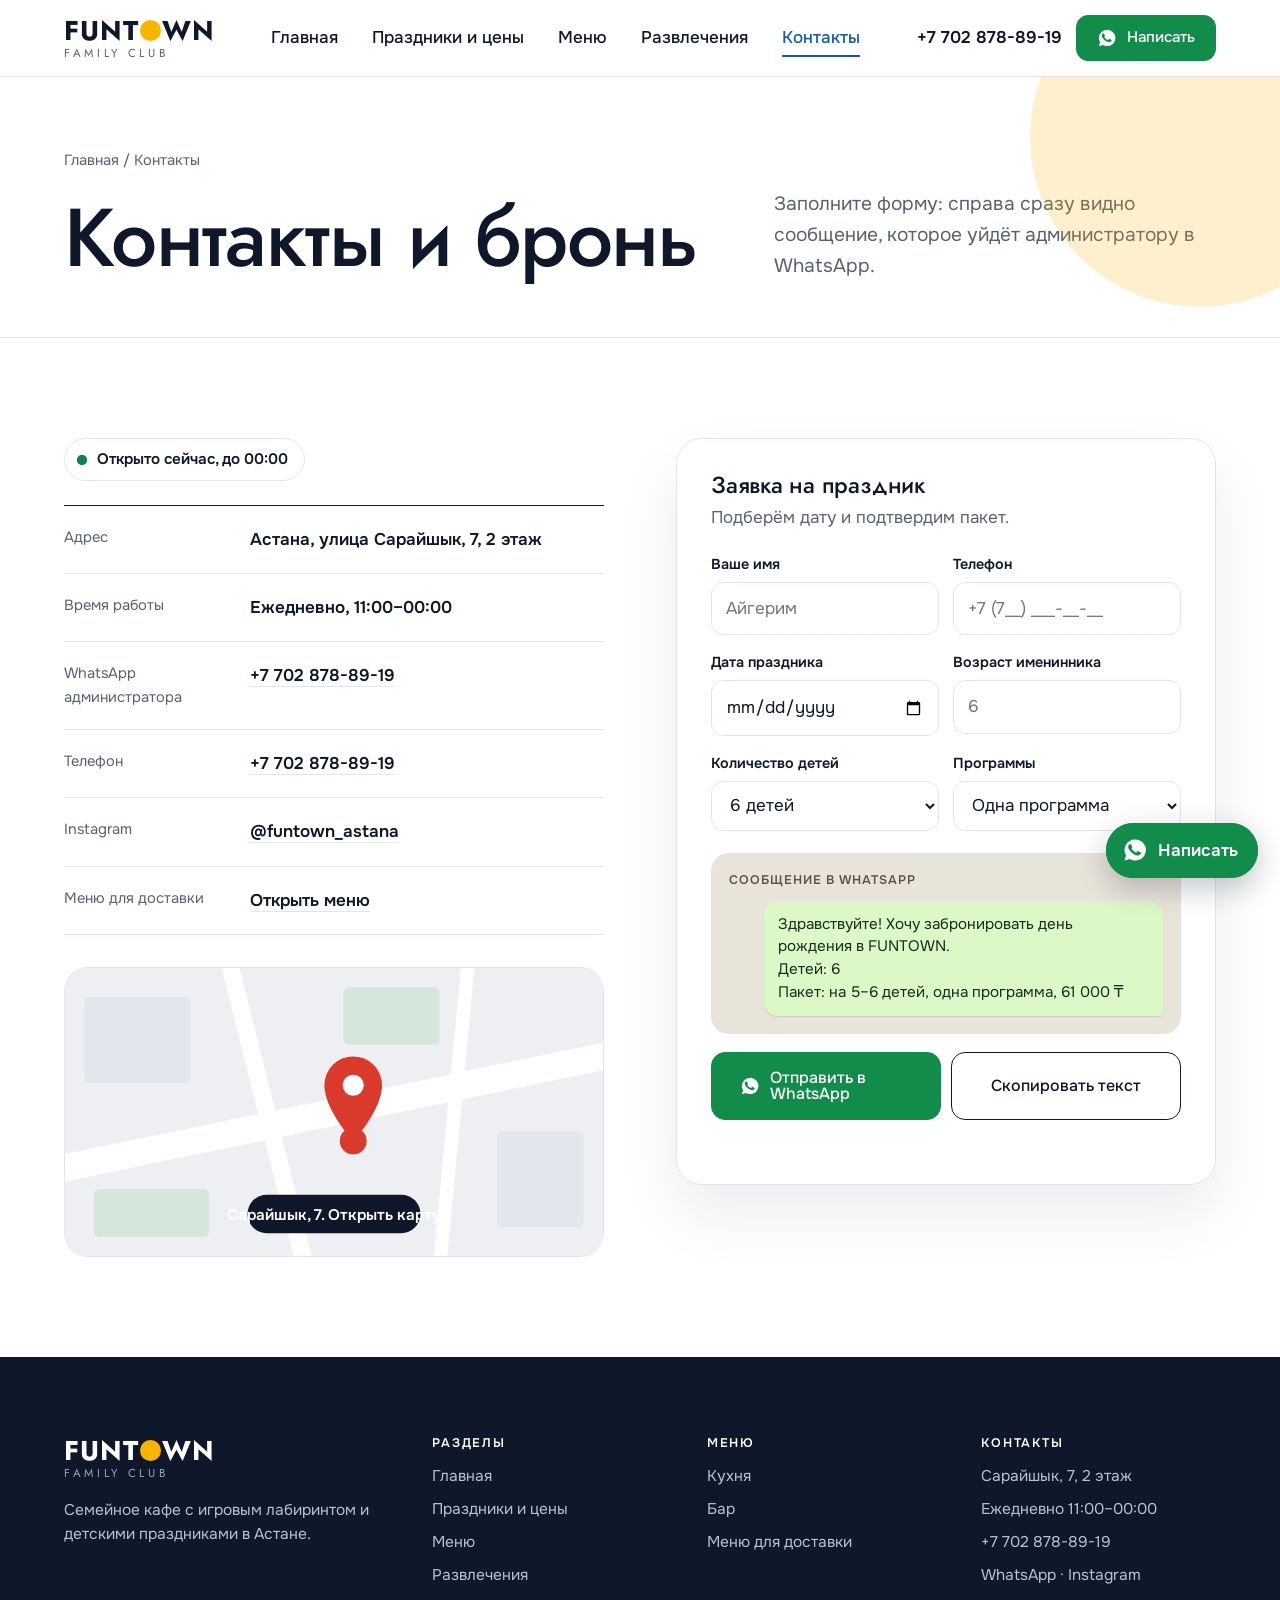
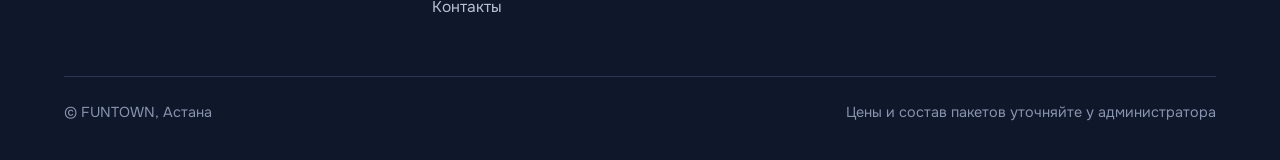
<file: kontakty.html>
<!DOCTYPE html>
<html lang="ru">
<head>
<meta charset="utf-8">
<meta name="viewport" content="width=device-width, initial-scale=1">
<title>Контакты FUNTOWN</title>
<meta name="description" content="Адрес, телефон и WhatsApp семейного кафе FUNTOWN в Астане. Сарайшык, 7, 2 этаж. Работаем ежедневно с 11:00 до 00:00. Бронь праздника онлайн.">
<link rel="preconnect" href="https://fonts.googleapis.com">
<link rel="preconnect" href="https://fonts.gstatic.com" crossorigin>
<link href="https://fonts.googleapis.com/css2?family=Jost:wght@400;500;600;700&family=Onest:wght@400;500;600&display=swap" rel="stylesheet">
<link rel="stylesheet" href="styles.css">
</head>
<body class="">
<div class="progress" aria-hidden="true"></div>
<header class="site-header">
  <div class="container">
    <a class="brand" href="index.html" aria-label="FUNTOWN, на главную"><span class="wordmark">FUNT<span class="o"></span>WN</span><small>family club</small></a>
    <nav class="main-nav" id="nav" aria-label="Основное меню"><ul><li><a href="index.html">Главная</a></li><li><a href="prazdniki.html">Праздники и цены</a></li><li><a href="menu.html">Меню</a></li><li><a href="razvlecheniya.html">Развлечения</a></li><li><a href="kontakty.html" aria-current="page">Контакты</a></li></ul></nav>
    <div class="header-cta">
      <a class="phone" href="tel:+77028788919">+7 702 878-89-19</a>
      <a class="btn wa small" href="https://wa.me/77028788919" target="_blank" rel="noopener"><svg viewBox="0 0 32 32" aria-hidden="true"><path fill="currentColor" d="M16 3a13 13 0 0 0-11 19.700L3 29l6.500-2A13 13 0 1 0 16 3zm6.500 18c-.3.900-1.700 1.700-2.500 1.800-.7.100-1.500.100-4.500-1.100-3.800-1.600-6.200-5.400-6.400-5.600-.2-.3-1.500-2-1.500-3.800 0-1.800.9-2.700 1.300-3.100.3-.3.700-.4 1-.4h.7c.2 0 .5-.1.800.600l1.100 2.700c.1.200.2.400 0 .7l-.5.700c-.2.200-.4.400-.2.800.2.400 1 1.700 2.200 2.700 1.500 1.400 2.800 1.800 3.200 2 .4.200.6.200.9-.1l1.100-1.300c.3-.4.600-.3.900-.2l2.600 1.300c.4.200.6.300.7.500.1.300.1 1-.2 1.900z"/></svg>Написать</a>
      <button class="nav-toggle" id="navToggle" aria-label="Открыть меню" aria-expanded="false" aria-controls="nav"><i></i></button>
    </div>
  </div>
</header>
<main>

<section class="page-head"><div class="container">
  <div>
    <div class="crumbs rise"><a href="index.html">Главная</a> / Контакты</div>
    <h1 class="rise" style="--d:.1s">Контакты и бронь</h1>
  </div>
  <p class="rise" style="--d:.2s">Заполните форму: справа сразу видно сообщение, которое уйдёт администратору в WhatsApp.</p>
</div></section>

<section class="section"><div class="container">
  <div class="contact">
    <div>
      <div class="open-badge" data-open style="margin-bottom:24px"><i></i><span>Открыто сейчас</span></div>
      <dl class="info-list">
        <div><dt>Адрес</dt><dd>Астана, улица Сарайшык, 7, 2 этаж</dd></div>
        <div><dt>Время работы</dt><dd>Ежедневно, 11:00–00:00</dd></div>
        <div><dt>WhatsApp администратора</dt><dd><a href="https://wa.me/77028788919" target="_blank" rel="noopener">+7 702 878-89-19</a></dd></div>
        <div><dt>Телефон</dt><dd><a href="tel:+77028788919">+7 702 878-89-19</a></dd></div>
        <div><dt>Instagram</dt><dd><a href="https://www.instagram.com/funtown_astana/" target="_blank" rel="noopener">@funtown_astana</a></dd></div>
        <div><dt>Меню для доставки</dt><dd><a href="https://funtown.kamiqr.com/menu/delivery" target="_blank" rel="noopener">Открыть меню</a></dd></div>
      </dl>
      <a class="map" href="https://maps.yango.com/org/funtown/93534218084/" target="_blank" rel="noopener"><svg viewBox="0 0 560 300" role="img" aria-label="Схема расположения: Сарайшык, 7" xmlns="http://www.w3.org/2000/svg">
<rect width="560" height="300" fill="#EDEFF3"/>
<path d="M-10 210 570 90" stroke="#fff" stroke-width="28"/>
<path d="M170 -10 250 310" stroke="#fff" stroke-width="18"/>
<path d="M420 -10 390 310" stroke="#fff" stroke-width="14"/>
<rect x="290" y="20" width="100" height="60" rx="6" fill="#D5E7DA"/>
<rect x="20" y="30" width="110" height="90" rx="6" fill="#E3E6EC"/>
<rect x="450" y="170" width="90" height="100" rx="6" fill="#E3E6EC"/>
<rect x="30" y="230" width="120" height="50" rx="6" fill="#D5E7DA"/>
<circle class="pin-pulse" cx="300" cy="180" r="14" fill="#D93A2B"/>
<g transform="translate(300 128)"><path d="M0 52S-30 20-30-6a30 30 0 0 1 60 0C30 20 0 52 0 52z" fill="#D93A2B"/><circle cx="0" cy="-6" r="11" fill="#fff"/></g>
<rect x="190" y="236" width="180" height="40" rx="20" fill="#0F172A"/>
<text x="280" y="262" text-anchor="middle" font-family="Onest,Arial,sans-serif" font-weight="600" font-size="16" fill="#fff">Сарайшык, 7. Открыть карту</text>
</svg></a>
    </div>
    <form class="form" id="bookForm" novalidate>
      <a id="booking"></a>
      <h3>Заявка на праздник</h3>
      <p class="sub">Подберём дату и подтвердим пакет.</p>
      <div class="row">
        <div class="field"><label for="fName">Ваше имя</label><input id="fName" type="text" autocomplete="given-name" placeholder="Айгерим"></div>
        <div class="field"><label for="fPhone">Телефон</label><input id="fPhone" type="tel" autocomplete="tel" placeholder="+7 (7__) ___-__-__"></div>
      </div>
      <div class="row">
        <div class="field"><label for="fDate">Дата праздника</label><input id="fDate" type="date"></div>
        <div class="field"><label for="fAge">Возраст именинника</label><input id="fAge" type="text" inputmode="numeric" placeholder="6"></div>
      </div>
      <div class="row">
        <div class="field"><label for="fKids">Количество детей</label><select id="fKids"></select></div>
        <div class="field"><label for="fProg">Программы</label><select id="fProg"><option value="1">Одна программа</option><option value="2">Две программы</option></select></div>
      </div>
      <div class="bubble-wrap"><small>Сообщение в WhatsApp</small><div class="bubble" id="preview"></div></div>
      <div class="form-actions">
        <a class="btn wa" id="waSend" data-confetti href="https://wa.me/77028788919" target="_blank" rel="noopener"><svg viewBox="0 0 32 32" aria-hidden="true"><path fill="currentColor" d="M16 3a13 13 0 0 0-11 19.700L3 29l6.500-2A13 13 0 1 0 16 3zm6.500 18c-.3.900-1.700 1.700-2.500 1.800-.7.100-1.500.100-4.500-1.100-3.800-1.600-6.200-5.400-6.400-5.600-.2-.3-1.500-2-1.500-3.800 0-1.800.9-2.700 1.300-3.100.3-.3.700-.4 1-.4h.7c.2 0 .5-.1.800.600l1.100 2.700c.1.200.2.400 0 .7l-.5.700c-.2.200-.4.400-.2.800.2.400 1 1.700 2.200 2.700 1.500 1.400 2.800 1.800 3.200 2 .4.200.6.200.9-.1l1.100-1.300c.3-.4.600-.3.900-.2l2.600 1.300c.4.200.6.300.7.500.1.300.1 1-.2 1.900z"/></svg>Отправить в WhatsApp</a>
        <button type="button" class="btn line" id="copyMsg">Скопировать текст</button>
      </div>
      <p class="copied" id="copied" aria-live="polite"></p>
    </form>
  </div>
</div></section>

</main>
<footer class="site-footer">
  <div class="container">
    <div class="foot-grid">
      <div>
        <a class="brand" href="index.html"><span class="wordmark">FUNT<span class="o"></span>WN</span><small>family club</small></a>
        <p style="margin-top:18px;max-width:22em">Семейное кафе с игровым лабиринтом и детскими праздниками в Астане.</p>
      </div>
      <div><h4>Разделы</h4><ul><li><a href="index.html">Главная</a></li><li><a href="prazdniki.html">Праздники и цены</a></li><li><a href="menu.html">Меню</a></li><li><a href="razvlecheniya.html">Развлечения</a></li><li><a href="kontakty.html">Контакты</a></li></ul></div>
      <div><h4>Меню</h4><ul><li><a href="menu.html#kitchen">Кухня</a></li><li><a href="menu.html#bar">Бар</a></li><li><a href="https://funtown.kamiqr.com/menu/delivery" target="_blank" rel="noopener">Меню для доставки</a></li></ul></div>
      <div><h4>Контакты</h4><ul>
        <li>Сарайшык, 7, 2 этаж</li><li>Ежедневно 11:00–00:00</li>
        <li><a href="tel:+77028788919">+7 702 878-89-19</a></li>
        <li><a href="https://wa.me/77028788919" target="_blank" rel="noopener">WhatsApp</a> · <a href="https://www.instagram.com/funtown_astana/" target="_blank" rel="noopener">Instagram</a></li></ul></div>
    </div>
    <div class="foot-bottom"><span>© FUNTOWN, Астана</span><span>Цены и состав пакетов уточняйте у администратора</span></div>
  </div>
</footer>
<a class="fab" href="https://wa.me/77028788919" target="_blank" rel="noopener" aria-label="Написать в WhatsApp"><svg viewBox="0 0 32 32" aria-hidden="true"><path fill="currentColor" d="M16 3a13 13 0 0 0-11 19.700L3 29l6.500-2A13 13 0 1 0 16 3zm6.500 18c-.3.900-1.700 1.700-2.500 1.800-.7.100-1.500.100-4.500-1.100-3.800-1.600-6.200-5.400-6.400-5.600-.2-.3-1.500-2-1.500-3.800 0-1.800.9-2.700 1.300-3.100.3-.3.700-.4 1-.4h.7c.2 0 .5-.1.800.600l1.100 2.700c.1.200.2.400 0 .7l-.5.700c-.2.200-.4.400-.2.800.2.400 1 1.700 2.200 2.700 1.500 1.400 2.800 1.800 3.200 2 .4.200.6.200.9-.1l1.100-1.300c.3-.4.600-.3.900-.2l2.600 1.300c.4.200.6.300.7.500.1.300.1 1-.2 1.900z"/></svg><span>Написать</span></a>
<script>window.FT_PACKS=[{"kids": "5–6", "p1": 61000, "p2": 96000, "menu": ["Пицца с колбасой, 2 шт (16 кусочков)", "Картофель фри, 800 г", "Куриные наггетсы, 16 шт", "Компот 2 л, вода 2 л"]}, {"kids": "7–8", "p1": 85000, "p2": 120000, "menu": ["Пицца с колбасой, 3 шт (24 кусочка)", "Картофель фри, 1 кг", "Куриные наггетсы, 24 шт", "Компот и вода"]}, {"kids": "9–11", "p1": 105000, "p2": 140000, "menu": ["Пицца с колбасой, 4 шт (32 кусочка)", "Пицца с сыром, 1 шт (8 кусочков)", "Картофель фри, 1,4 кг", "Куриные наггетсы, 32 шт", "Компот 5 л, вода 5 л"]}, {"kids": "12–16", "p1": 130000, "p2": 165000, "menu": ["Пицца с колбасой, 5 шт (40 кусочков)", "Пицца с сыром, 1 шт (8 кусочков)", "Картофель фри, 1,6 кг", "Куриные наггетсы, 40 шт", "Компот 4 л, вода 8 л"]}, {"kids": "17–21", "p1": 156000, "p2": 191000, "menu": ["Пицца с колбасой, 6 шт (48 кусочков)", "Пицца с сыром, 1 шт (8 кусочков)", "Картофель фри, 2 кг", "Куриные наггетсы, 56 шт", "Компот 7 л, вода 10 л"]}];</script>
<script src="app.js"></script>
</body>
</html>
</file>
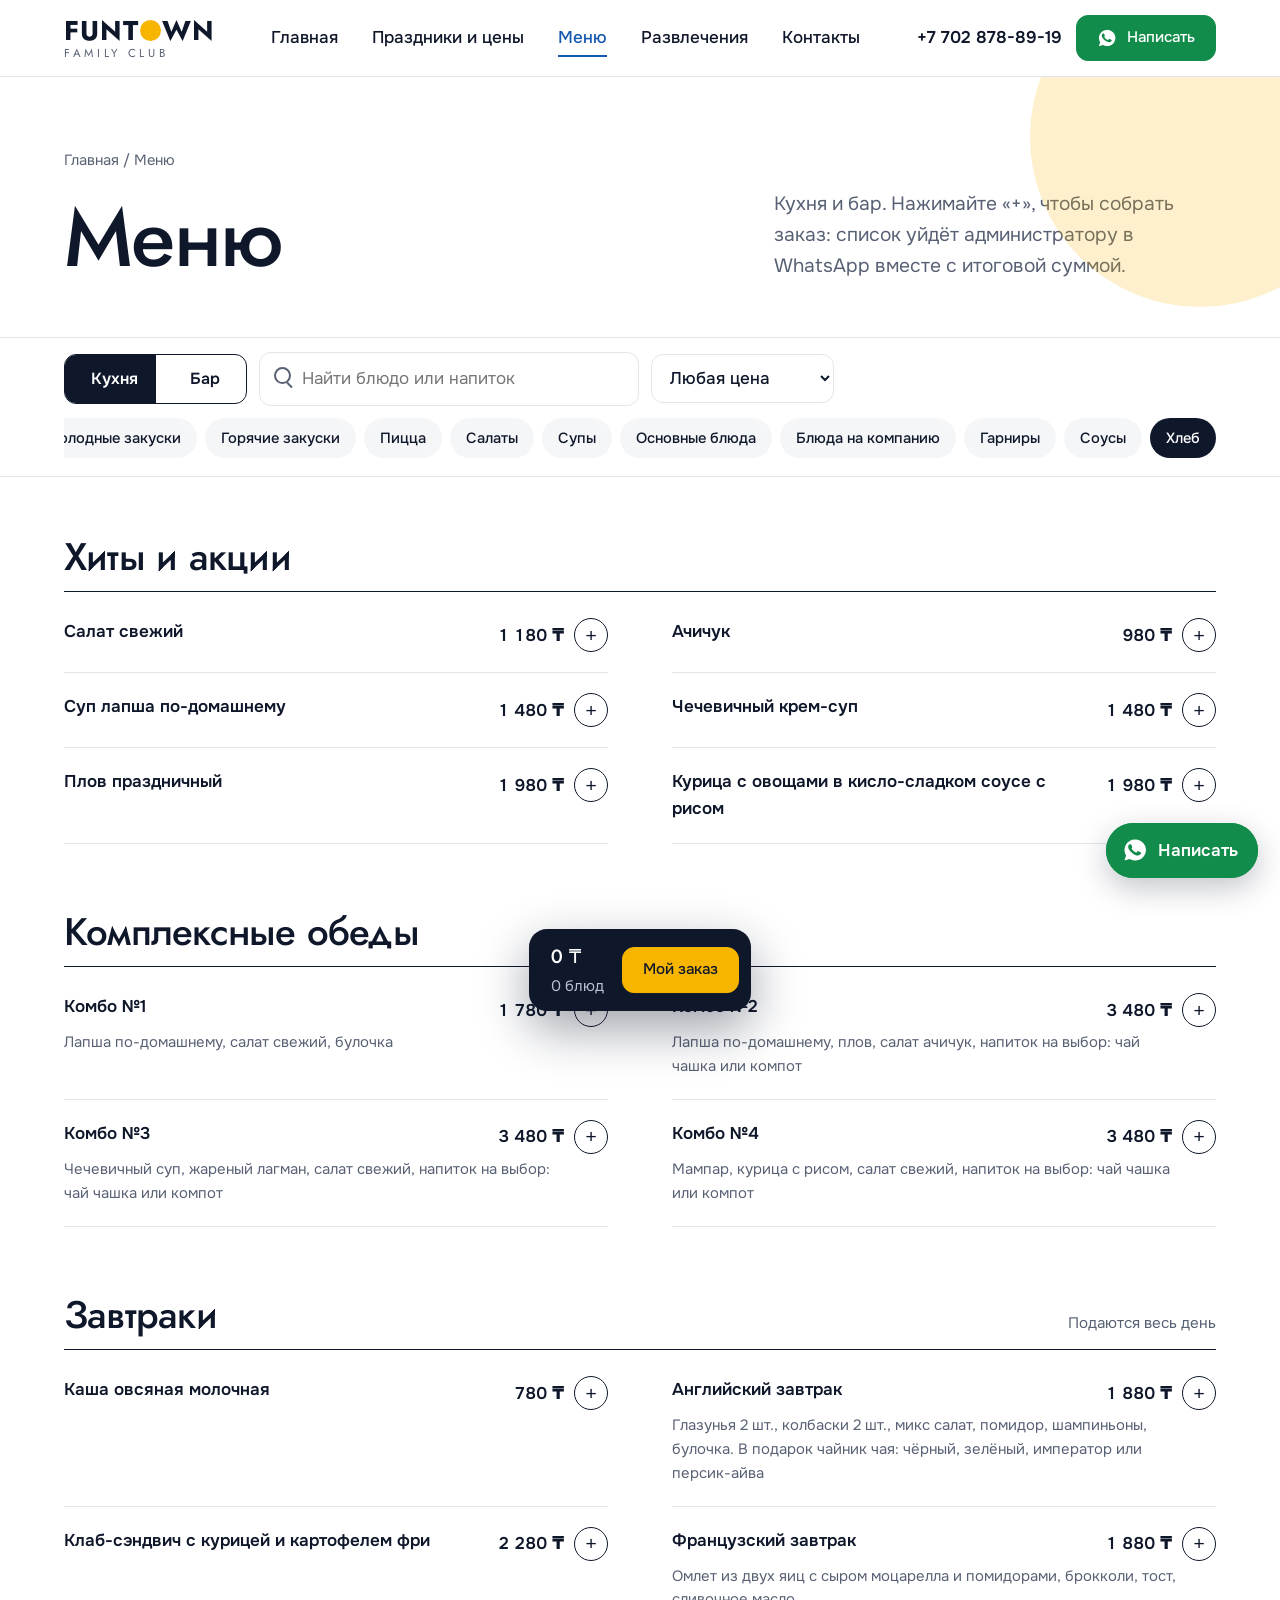
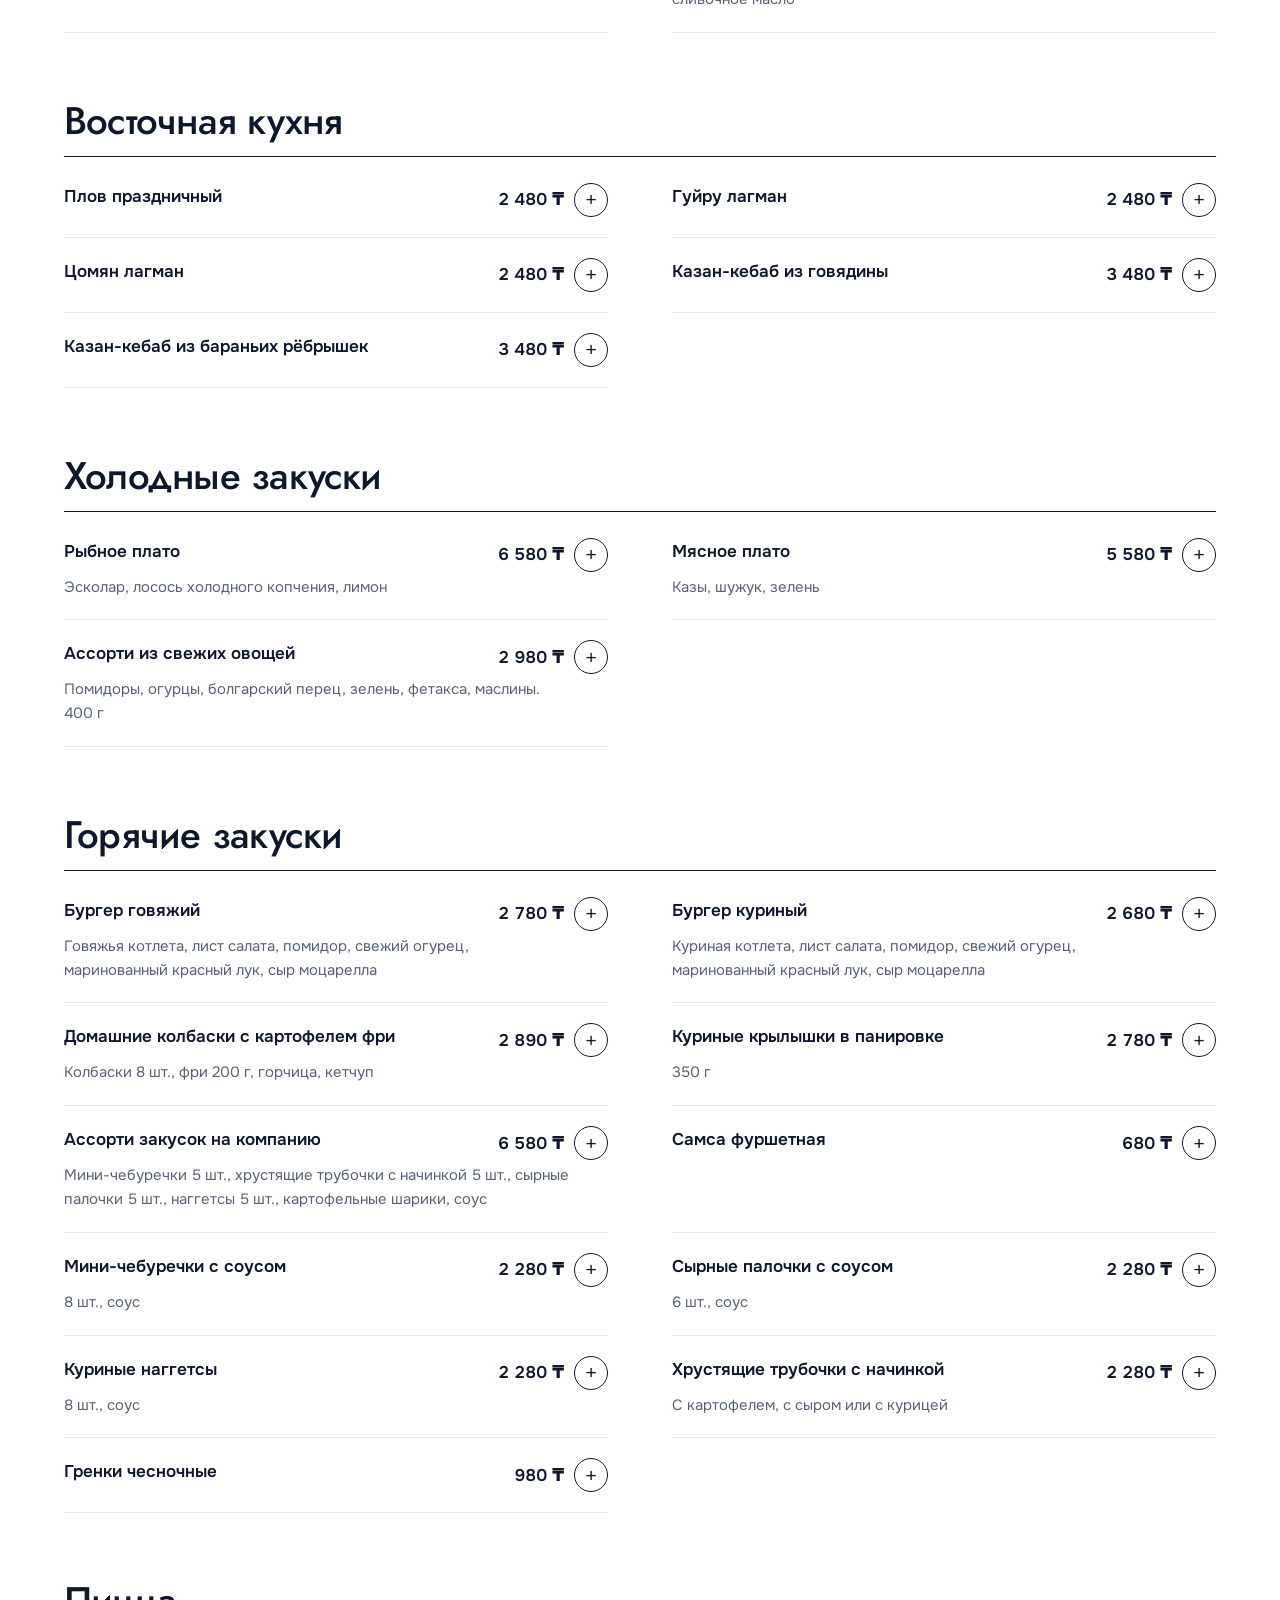
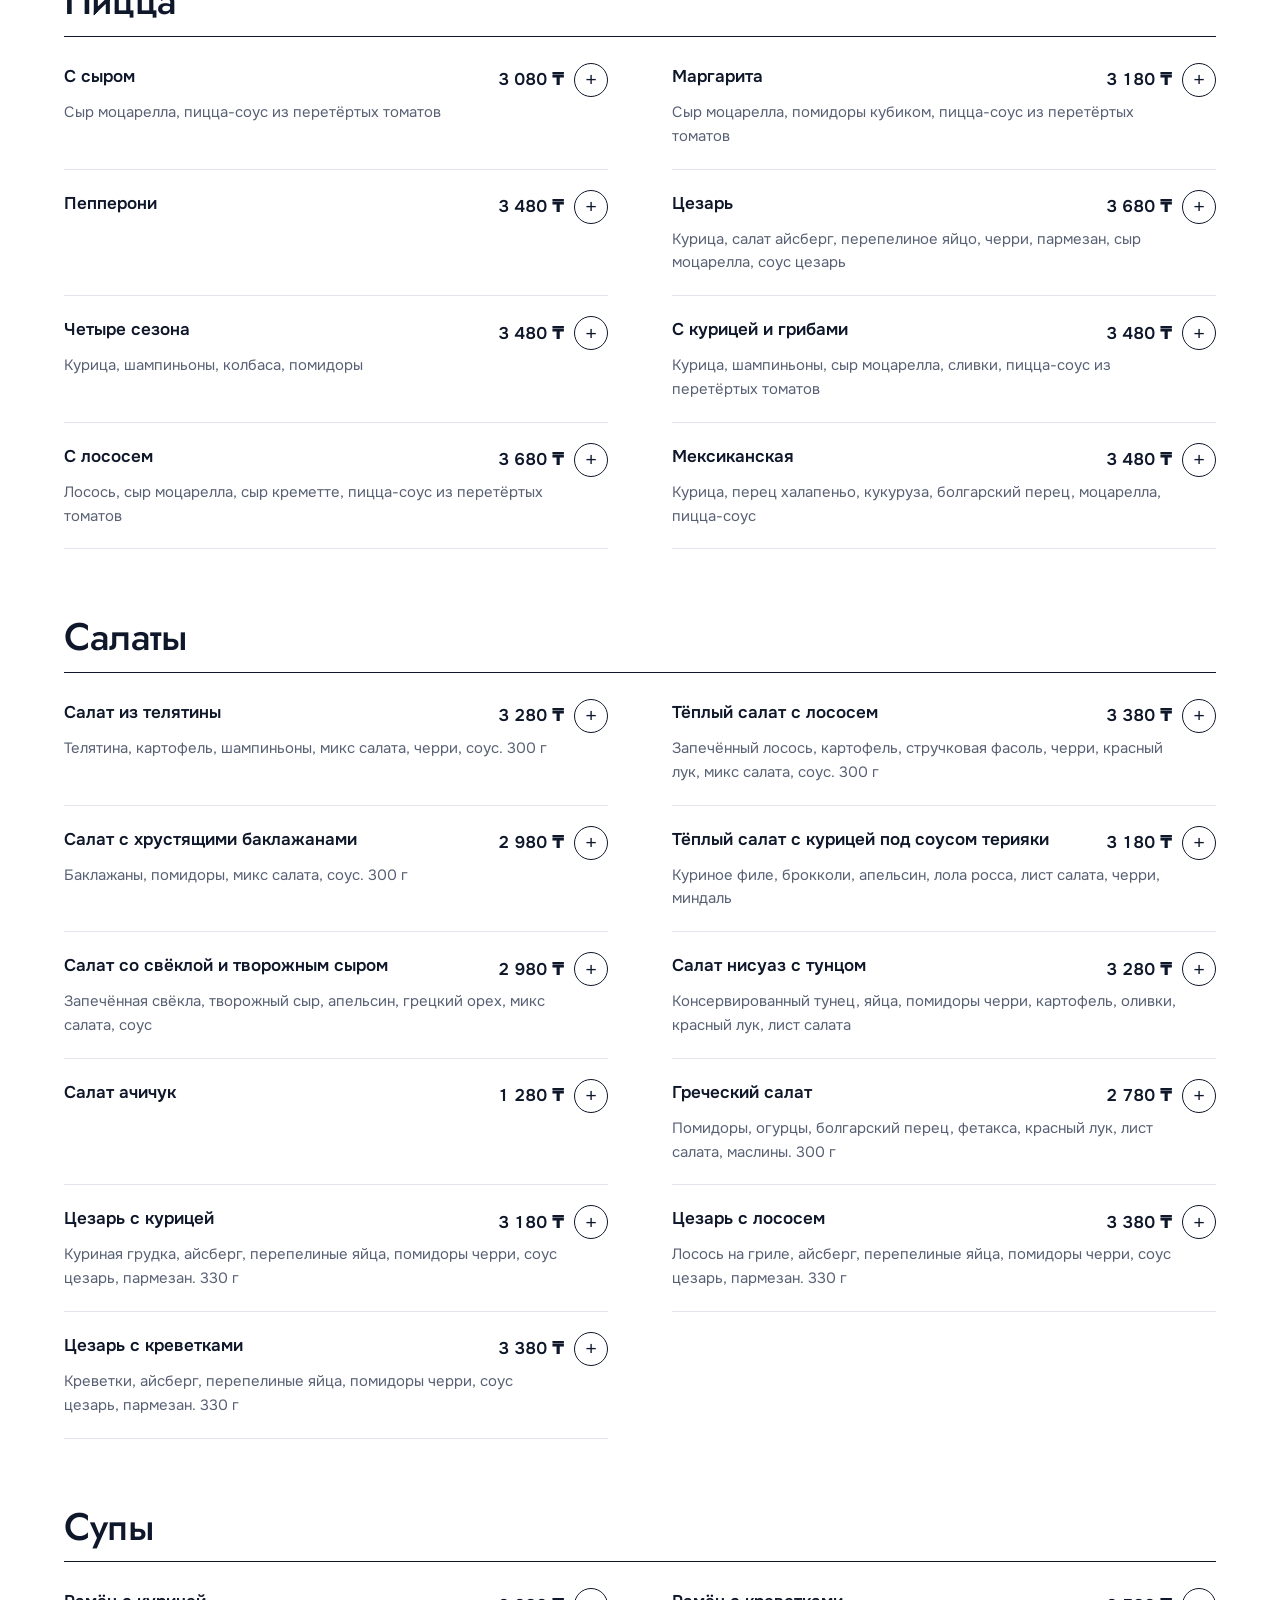
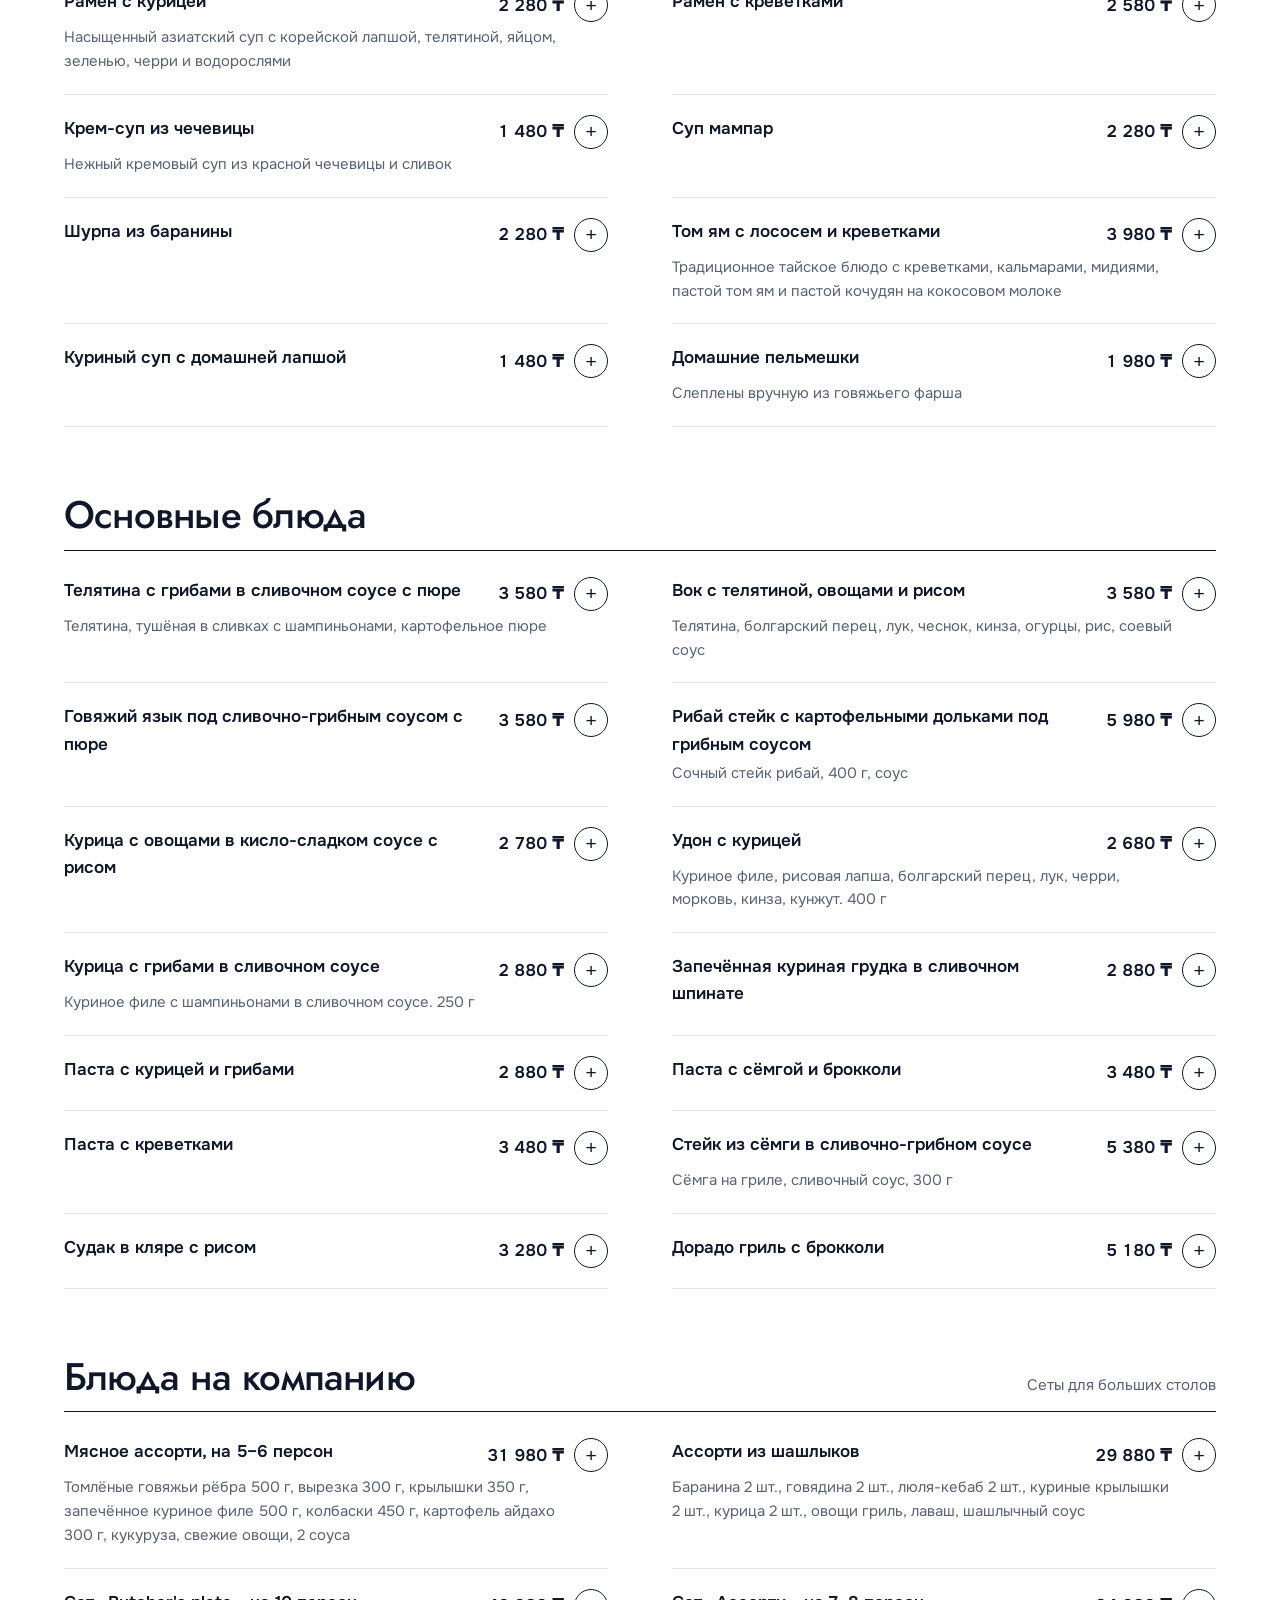
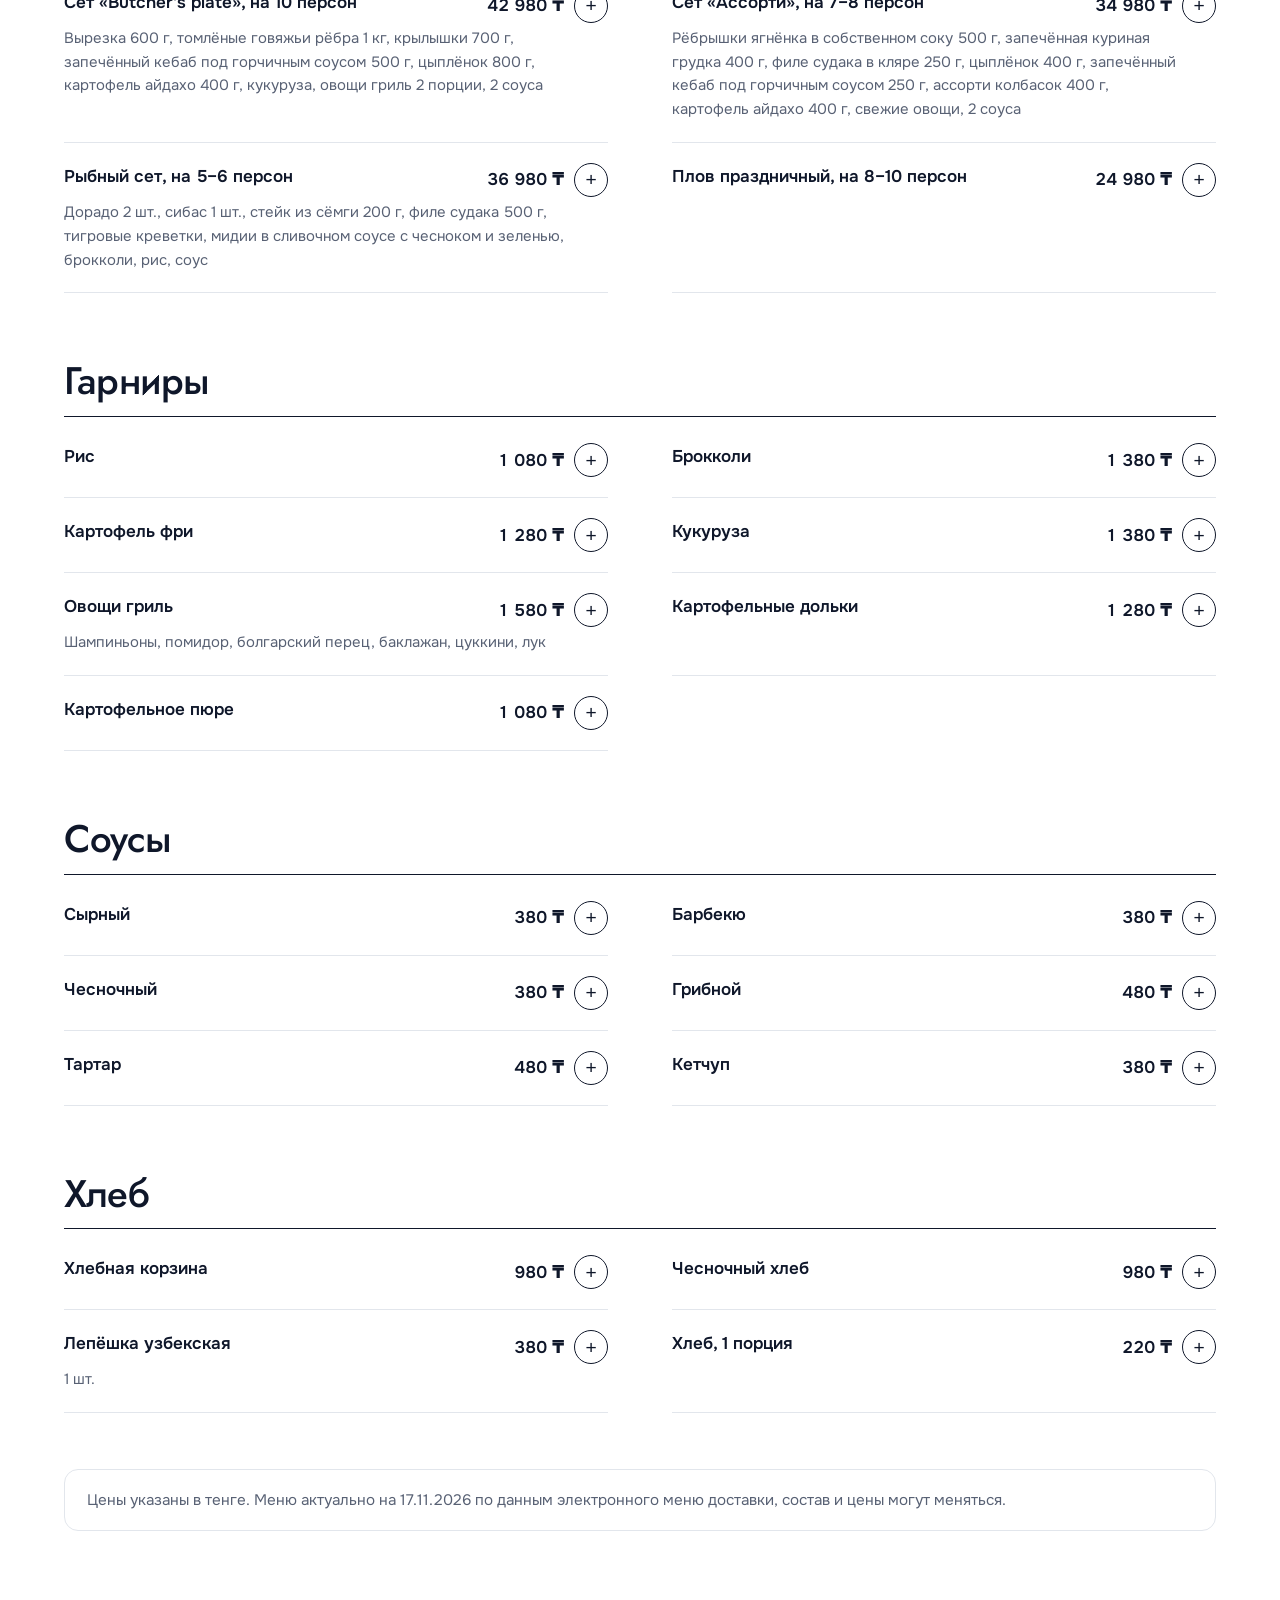
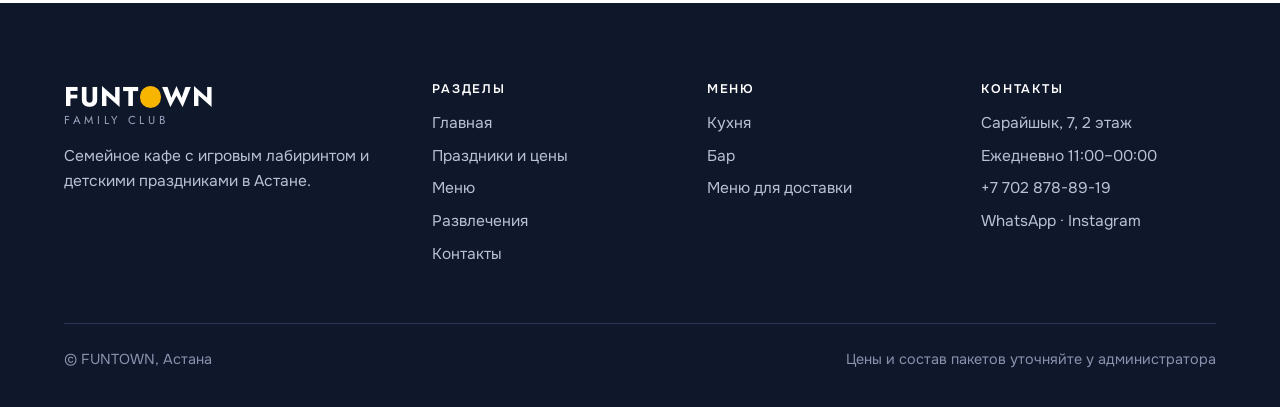
<file: menu.html>
<!DOCTYPE html>
<html lang="ru">
<head>
<meta charset="utf-8">
<meta name="viewport" content="width=device-width, initial-scale=1">
<title>Меню FUNTOWN</title>
<meta name="description" content="Полное меню семейного кафе FUNTOWN в Астане: завтраки, пицца, супы, горячее, сеты на компанию, кофе, лимонады и бар.">
<link rel="preconnect" href="https://fonts.googleapis.com">
<link rel="preconnect" href="https://fonts.gstatic.com" crossorigin>
<link href="https://fonts.googleapis.com/css2?family=Jost:wght@400;500;600;700&family=Onest:wght@400;500;600&display=swap" rel="stylesheet">
<link rel="stylesheet" href="styles.css">
</head>
<body class="menu-page">
<div class="progress" aria-hidden="true"></div>
<header class="site-header">
  <div class="container">
    <a class="brand" href="index.html" aria-label="FUNTOWN, на главную"><span class="wordmark">FUNT<span class="o"></span>WN</span><small>family club</small></a>
    <nav class="main-nav" id="nav" aria-label="Основное меню"><ul><li><a href="index.html">Главная</a></li><li><a href="prazdniki.html">Праздники и цены</a></li><li><a href="menu.html" aria-current="page">Меню</a></li><li><a href="razvlecheniya.html">Развлечения</a></li><li><a href="kontakty.html">Контакты</a></li></ul></nav>
    <div class="header-cta">
      <a class="phone" href="tel:+77028788919">+7 702 878-89-19</a>
      <a class="btn wa small" href="https://wa.me/77028788919" target="_blank" rel="noopener"><svg viewBox="0 0 32 32" aria-hidden="true"><path fill="currentColor" d="M16 3a13 13 0 0 0-11 19.700L3 29l6.500-2A13 13 0 1 0 16 3zm6.500 18c-.3.900-1.700 1.700-2.500 1.800-.7.100-1.500.100-4.500-1.100-3.800-1.600-6.200-5.400-6.400-5.600-.2-.3-1.500-2-1.500-3.800 0-1.800.9-2.700 1.300-3.100.3-.3.700-.4 1-.4h.7c.2 0 .5-.1.800.600l1.100 2.700c.1.200.2.400 0 .7l-.5.700c-.2.200-.4.400-.2.800.2.400 1 1.700 2.200 2.700 1.500 1.400 2.800 1.800 3.200 2 .4.200.6.200.9-.1l1.100-1.300c.3-.4.600-.3.900-.2l2.600 1.300c.4.200.6.300.7.500.1.300.1 1-.2 1.900z"/></svg>Написать</a>
      <button class="nav-toggle" id="navToggle" aria-label="Открыть меню" aria-expanded="false" aria-controls="nav"><i></i></button>
    </div>
  </div>
</header>
<main>

<section class="page-head"><div class="container">
  <div>
    <div class="crumbs rise"><a href="index.html">Главная</a> / Меню</div>
    <h1 class="rise" style="--d:.1s">Меню</h1>
  </div>
  <p class="rise" style="--d:.2s">Кухня и бар. Нажимайте «+», чтобы собрать заказ: список уйдёт администратору в WhatsApp вместе с итоговой суммой.</p>
</div></section>

<div class="menu-bar" id="menuTop"><div class="container">
  <div class="menu-top">
    <div class="tabs" data-v="kitchen" role="tablist" aria-label="Разделы меню">
      <button type="button" role="tab" data-tab="kitchen" aria-selected="true">Кухня</button>
      <button type="button" role="tab" data-tab="bar" aria-selected="false">Бар</button>
    </div>
    <div class="search"><label for="menuSearch" style="position:absolute;left:-9999px">Поиск по меню</label><input id="menuSearch" type="search" placeholder="Найти блюдо или напиток" autocomplete="off"></div>
    <select class="price-filter" id="priceFilter" aria-label="Фильтр по цене">
      <option value="all">Любая цена</option><option value="lt2">До 2 000 ₸</option><option value="mid">2 000 – 4 000 ₸</option><option value="gt4">От 4 000 ₸</option>
    </select>
  </div>
  <div class="chips" id="c-kitchen"><button type="button" data-target="k-hits">Хиты и акции</button><button type="button" data-target="k-combo">Комплексные обеды</button><button type="button" data-target="k-breakfast">Завтраки</button><button type="button" data-target="k-east">Восточная кухня</button><button type="button" data-target="k-cold">Холодные закуски</button><button type="button" data-target="k-hot">Горячие закуски</button><button type="button" data-target="k-pizza">Пицца</button><button type="button" data-target="k-salad">Салаты</button><button type="button" data-target="k-soup">Супы</button><button type="button" data-target="k-main">Основные блюда</button><button type="button" data-target="k-group">Блюда на компанию</button><button type="button" data-target="k-side">Гарниры</button><button type="button" data-target="k-sauce">Соусы</button><button type="button" data-target="k-bread">Хлеб</button></div>
  <div class="chips" id="c-bar" hidden><button type="button" data-target="b-coffee">Кофе</button><button type="button" data-target="b-tea">Фруктовый чай</button><button type="button" data-target="b-totea">К чаю</button><button type="button" data-target="b-lemonade">Домашний лимонад</button><button type="button" data-target="b-juice">Свежевыжатый сок</button><button type="button" data-target="b-shake">Молочный коктейль</button><button type="button" data-target="b-soft">Безалкогольные напитки</button><button type="button" data-target="b-sparkling">Игристое</button><button type="button" data-target="b-wine">Вино</button><button type="button" data-target="b-whisky">Виски</button><button type="button" data-target="b-spirits">Крепкие напитки</button><button type="button" data-target="b-beer">Пиво бутылочное</button><button type="button" data-target="b-snack">К пиву</button><button type="button" data-target="b-cocktail">Коктейли</button></div>
</div></div>

<div class="container">
  <div class="menu-panel" id="p-kitchen"><section class="menu-cat" id="k-hits"><header><h2>Хиты и акции</h2></header><ul class="items"><li class="item" data-min="1180"><div class="item-main"><span class="item-name">Салат свежий</span><span class="item-prices"><span class="pv">1 180 ₸<button type="button" class="add" aria-label="Добавить в заказ: Салат свежий" data-key="Салат свежий|" data-name="Салат свежий" data-label="" data-price="1180">+</button></span></span></div></li><li class="item" data-min="980"><div class="item-main"><span class="item-name">Ачичук</span><span class="item-prices"><span class="pv">980 ₸<button type="button" class="add" aria-label="Добавить в заказ: Ачичук" data-key="Ачичук|" data-name="Ачичук" data-label="" data-price="980">+</button></span></span></div></li><li class="item" data-min="1480"><div class="item-main"><span class="item-name">Суп лапша по-домашнему</span><span class="item-prices"><span class="pv">1 480 ₸<button type="button" class="add" aria-label="Добавить в заказ: Суп лапша по-домашнему" data-key="Суп лапша по-домашнему|" data-name="Суп лапша по-домашнему" data-label="" data-price="1480">+</button></span></span></div></li><li class="item" data-min="1480"><div class="item-main"><span class="item-name">Чечевичный крем-суп</span><span class="item-prices"><span class="pv">1 480 ₸<button type="button" class="add" aria-label="Добавить в заказ: Чечевичный крем-суп" data-key="Чечевичный крем-суп|" data-name="Чечевичный крем-суп" data-label="" data-price="1480">+</button></span></span></div></li><li class="item" data-min="1980"><div class="item-main"><span class="item-name">Плов праздничный</span><span class="item-prices"><span class="pv">1 980 ₸<button type="button" class="add" aria-label="Добавить в заказ: Плов праздничный" data-key="Плов праздничный|" data-name="Плов праздничный" data-label="" data-price="1980">+</button></span></span></div></li><li class="item" data-min="1980"><div class="item-main"><span class="item-name">Курица с овощами в кисло-сладком соусе с рисом</span><span class="item-prices"><span class="pv">1 980 ₸<button type="button" class="add" aria-label="Добавить в заказ: Курица с овощами в кисло-сладком соусе с рисом" data-key="Курица с овощами в кисло-сладком соусе с рисом|" data-name="Курица с овощами в кисло-сладком соусе с рисом" data-label="" data-price="1980">+</button></span></span></div></li></ul></section><section class="menu-cat" id="k-combo"><header><h2>Комплексные обеды</h2></header><ul class="items"><li class="item" data-min="1780"><div class="item-main"><span class="item-name">Комбо №1</span><span class="item-prices"><span class="pv">1 780 ₸<button type="button" class="add" aria-label="Добавить в заказ: Комбо №1" data-key="Комбо №1|" data-name="Комбо №1" data-label="" data-price="1780">+</button></span></span></div><div class="item-desc">Лапша по-домашнему, салат свежий, булочка</div></li><li class="item" data-min="3480"><div class="item-main"><span class="item-name">Комбо №2</span><span class="item-prices"><span class="pv">3 480 ₸<button type="button" class="add" aria-label="Добавить в заказ: Комбо №2" data-key="Комбо №2|" data-name="Комбо №2" data-label="" data-price="3480">+</button></span></span></div><div class="item-desc">Лапша по-домашнему, плов, салат ачичук, напиток на выбор: чай чашка или компот</div></li><li class="item" data-min="3480"><div class="item-main"><span class="item-name">Комбо №3</span><span class="item-prices"><span class="pv">3 480 ₸<button type="button" class="add" aria-label="Добавить в заказ: Комбо №3" data-key="Комбо №3|" data-name="Комбо №3" data-label="" data-price="3480">+</button></span></span></div><div class="item-desc">Чечевичный суп, жареный лагман, салат свежий, напиток на выбор: чай чашка или компот</div></li><li class="item" data-min="3480"><div class="item-main"><span class="item-name">Комбо №4</span><span class="item-prices"><span class="pv">3 480 ₸<button type="button" class="add" aria-label="Добавить в заказ: Комбо №4" data-key="Комбо №4|" data-name="Комбо №4" data-label="" data-price="3480">+</button></span></span></div><div class="item-desc">Мампар, курица с рисом, салат свежий, напиток на выбор: чай чашка или компот</div></li></ul></section><section class="menu-cat" id="k-breakfast"><header><h2>Завтраки</h2><span class="note">Подаются весь день</span></header><ul class="items"><li class="item" data-min="780"><div class="item-main"><span class="item-name">Каша овсяная молочная</span><span class="item-prices"><span class="pv">780 ₸<button type="button" class="add" aria-label="Добавить в заказ: Каша овсяная молочная" data-key="Каша овсяная молочная|" data-name="Каша овсяная молочная" data-label="" data-price="780">+</button></span></span></div></li><li class="item" data-min="1880"><div class="item-main"><span class="item-name">Английский завтрак</span><span class="item-prices"><span class="pv">1 880 ₸<button type="button" class="add" aria-label="Добавить в заказ: Английский завтрак" data-key="Английский завтрак|" data-name="Английский завтрак" data-label="" data-price="1880">+</button></span></span></div><div class="item-desc">Глазунья 2 шт., колбаски 2 шт., микс салат, помидор, шампиньоны, булочка. В подарок чайник чая: чёрный, зелёный, император или персик-айва</div></li><li class="item" data-min="2280"><div class="item-main"><span class="item-name">Клаб-сэндвич с курицей и картофелем фри</span><span class="item-prices"><span class="pv">2 280 ₸<button type="button" class="add" aria-label="Добавить в заказ: Клаб-сэндвич с курицей и картофелем фри" data-key="Клаб-сэндвич с курицей и картофелем фри|" data-name="Клаб-сэндвич с курицей и картофелем фри" data-label="" data-price="2280">+</button></span></span></div></li><li class="item" data-min="1880"><div class="item-main"><span class="item-name">Французский завтрак</span><span class="item-prices"><span class="pv">1 880 ₸<button type="button" class="add" aria-label="Добавить в заказ: Французский завтрак" data-key="Французский завтрак|" data-name="Французский завтрак" data-label="" data-price="1880">+</button></span></span></div><div class="item-desc">Омлет из двух яиц с сыром моцарелла и помидорами, брокколи, тост, сливочное масло</div></li></ul></section><section class="menu-cat" id="k-east"><header><h2>Восточная кухня</h2></header><ul class="items"><li class="item" data-min="2480"><div class="item-main"><span class="item-name">Плов праздничный</span><span class="item-prices"><span class="pv">2 480 ₸<button type="button" class="add" aria-label="Добавить в заказ: Плов праздничный" data-key="Плов праздничный|" data-name="Плов праздничный" data-label="" data-price="2480">+</button></span></span></div></li><li class="item" data-min="2480"><div class="item-main"><span class="item-name">Гуйру лагман</span><span class="item-prices"><span class="pv">2 480 ₸<button type="button" class="add" aria-label="Добавить в заказ: Гуйру лагман" data-key="Гуйру лагман|" data-name="Гуйру лагман" data-label="" data-price="2480">+</button></span></span></div></li><li class="item" data-min="2480"><div class="item-main"><span class="item-name">Цомян лагман</span><span class="item-prices"><span class="pv">2 480 ₸<button type="button" class="add" aria-label="Добавить в заказ: Цомян лагман" data-key="Цомян лагман|" data-name="Цомян лагман" data-label="" data-price="2480">+</button></span></span></div></li><li class="item" data-min="3480"><div class="item-main"><span class="item-name">Казан-кебаб из говядины</span><span class="item-prices"><span class="pv">3 480 ₸<button type="button" class="add" aria-label="Добавить в заказ: Казан-кебаб из говядины" data-key="Казан-кебаб из говядины|" data-name="Казан-кебаб из говядины" data-label="" data-price="3480">+</button></span></span></div></li><li class="item" data-min="3480"><div class="item-main"><span class="item-name">Казан-кебаб из бараньих рёбрышек</span><span class="item-prices"><span class="pv">3 480 ₸<button type="button" class="add" aria-label="Добавить в заказ: Казан-кебаб из бараньих рёбрышек" data-key="Казан-кебаб из бараньих рёбрышек|" data-name="Казан-кебаб из бараньих рёбрышек" data-label="" data-price="3480">+</button></span></span></div></li></ul></section><section class="menu-cat" id="k-cold"><header><h2>Холодные закуски</h2></header><ul class="items"><li class="item" data-min="6580"><div class="item-main"><span class="item-name">Рыбное плато</span><span class="item-prices"><span class="pv">6 580 ₸<button type="button" class="add" aria-label="Добавить в заказ: Рыбное плато" data-key="Рыбное плато|" data-name="Рыбное плато" data-label="" data-price="6580">+</button></span></span></div><div class="item-desc">Эсколар, лосось холодного копчения, лимон</div></li><li class="item" data-min="5580"><div class="item-main"><span class="item-name">Мясное плато</span><span class="item-prices"><span class="pv">5 580 ₸<button type="button" class="add" aria-label="Добавить в заказ: Мясное плато" data-key="Мясное плато|" data-name="Мясное плато" data-label="" data-price="5580">+</button></span></span></div><div class="item-desc">Казы, шужук, зелень</div></li><li class="item" data-min="2980"><div class="item-main"><span class="item-name">Ассорти из свежих овощей</span><span class="item-prices"><span class="pv">2 980 ₸<button type="button" class="add" aria-label="Добавить в заказ: Ассорти из свежих овощей" data-key="Ассорти из свежих овощей|" data-name="Ассорти из свежих овощей" data-label="" data-price="2980">+</button></span></span></div><div class="item-desc">Помидоры, огурцы, болгарский перец, зелень, фетакса, маслины. 400 г</div></li></ul></section><section class="menu-cat" id="k-hot"><header><h2>Горячие закуски</h2></header><ul class="items"><li class="item" data-min="2780"><div class="item-main"><span class="item-name">Бургер говяжий</span><span class="item-prices"><span class="pv">2 780 ₸<button type="button" class="add" aria-label="Добавить в заказ: Бургер говяжий" data-key="Бургер говяжий|" data-name="Бургер говяжий" data-label="" data-price="2780">+</button></span></span></div><div class="item-desc">Говяжья котлета, лист салата, помидор, свежий огурец, маринованный красный лук, сыр моцарелла</div></li><li class="item" data-min="2680"><div class="item-main"><span class="item-name">Бургер куриный</span><span class="item-prices"><span class="pv">2 680 ₸<button type="button" class="add" aria-label="Добавить в заказ: Бургер куриный" data-key="Бургер куриный|" data-name="Бургер куриный" data-label="" data-price="2680">+</button></span></span></div><div class="item-desc">Куриная котлета, лист салата, помидор, свежий огурец, маринованный красный лук, сыр моцарелла</div></li><li class="item" data-min="2890"><div class="item-main"><span class="item-name">Домашние колбаски с картофелем фри</span><span class="item-prices"><span class="pv">2 890 ₸<button type="button" class="add" aria-label="Добавить в заказ: Домашние колбаски с картофелем фри" data-key="Домашние колбаски с картофелем фри|" data-name="Домашние колбаски с картофелем фри" data-label="" data-price="2890">+</button></span></span></div><div class="item-desc">Колбаски 8 шт., фри 200 г, горчица, кетчуп</div></li><li class="item" data-min="2780"><div class="item-main"><span class="item-name">Куриные крылышки в панировке</span><span class="item-prices"><span class="pv">2 780 ₸<button type="button" class="add" aria-label="Добавить в заказ: Куриные крылышки в панировке" data-key="Куриные крылышки в панировке|" data-name="Куриные крылышки в панировке" data-label="" data-price="2780">+</button></span></span></div><div class="item-desc">350 г</div></li><li class="item" data-min="6580"><div class="item-main"><span class="item-name">Ассорти закусок на компанию</span><span class="item-prices"><span class="pv">6 580 ₸<button type="button" class="add" aria-label="Добавить в заказ: Ассорти закусок на компанию" data-key="Ассорти закусок на компанию|" data-name="Ассорти закусок на компанию" data-label="" data-price="6580">+</button></span></span></div><div class="item-desc">Мини-чебуречки 5 шт., хрустящие трубочки с начинкой 5 шт., сырные палочки 5 шт., наггетсы 5 шт., картофельные шарики, соус</div></li><li class="item" data-min="680"><div class="item-main"><span class="item-name">Самса фуршетная</span><span class="item-prices"><span class="pv">680 ₸<button type="button" class="add" aria-label="Добавить в заказ: Самса фуршетная" data-key="Самса фуршетная|" data-name="Самса фуршетная" data-label="" data-price="680">+</button></span></span></div></li><li class="item" data-min="2280"><div class="item-main"><span class="item-name">Мини-чебуречки с соусом</span><span class="item-prices"><span class="pv">2 280 ₸<button type="button" class="add" aria-label="Добавить в заказ: Мини-чебуречки с соусом" data-key="Мини-чебуречки с соусом|" data-name="Мини-чебуречки с соусом" data-label="" data-price="2280">+</button></span></span></div><div class="item-desc">8 шт., соус</div></li><li class="item" data-min="2280"><div class="item-main"><span class="item-name">Сырные палочки с соусом</span><span class="item-prices"><span class="pv">2 280 ₸<button type="button" class="add" aria-label="Добавить в заказ: Сырные палочки с соусом" data-key="Сырные палочки с соусом|" data-name="Сырные палочки с соусом" data-label="" data-price="2280">+</button></span></span></div><div class="item-desc">6 шт., соус</div></li><li class="item" data-min="2280"><div class="item-main"><span class="item-name">Куриные наггетсы</span><span class="item-prices"><span class="pv">2 280 ₸<button type="button" class="add" aria-label="Добавить в заказ: Куриные наггетсы" data-key="Куриные наггетсы|" data-name="Куриные наггетсы" data-label="" data-price="2280">+</button></span></span></div><div class="item-desc">8 шт., соус</div></li><li class="item" data-min="2280"><div class="item-main"><span class="item-name">Хрустящие трубочки с начинкой</span><span class="item-prices"><span class="pv">2 280 ₸<button type="button" class="add" aria-label="Добавить в заказ: Хрустящие трубочки с начинкой" data-key="Хрустящие трубочки с начинкой|" data-name="Хрустящие трубочки с начинкой" data-label="" data-price="2280">+</button></span></span></div><div class="item-desc">С картофелем, с сыром или с курицей</div></li><li class="item" data-min="980"><div class="item-main"><span class="item-name">Гренки чесночные</span><span class="item-prices"><span class="pv">980 ₸<button type="button" class="add" aria-label="Добавить в заказ: Гренки чесночные" data-key="Гренки чесночные|" data-name="Гренки чесночные" data-label="" data-price="980">+</button></span></span></div></li></ul></section><section class="menu-cat" id="k-pizza"><header><h2>Пицца</h2></header><ul class="items"><li class="item" data-min="3080"><div class="item-main"><span class="item-name">С сыром</span><span class="item-prices"><span class="pv">3 080 ₸<button type="button" class="add" aria-label="Добавить в заказ: С сыром" data-key="С сыром|" data-name="С сыром" data-label="" data-price="3080">+</button></span></span></div><div class="item-desc">Сыр моцарелла, пицца-соус из перетёртых томатов</div></li><li class="item" data-min="3180"><div class="item-main"><span class="item-name">Маргарита</span><span class="item-prices"><span class="pv">3 180 ₸<button type="button" class="add" aria-label="Добавить в заказ: Маргарита" data-key="Маргарита|" data-name="Маргарита" data-label="" data-price="3180">+</button></span></span></div><div class="item-desc">Сыр моцарелла, помидоры кубиком, пицца-соус из перетёртых томатов</div></li><li class="item" data-min="3480"><div class="item-main"><span class="item-name">Пепперони</span><span class="item-prices"><span class="pv">3 480 ₸<button type="button" class="add" aria-label="Добавить в заказ: Пепперони" data-key="Пепперони|" data-name="Пепперони" data-label="" data-price="3480">+</button></span></span></div></li><li class="item" data-min="3680"><div class="item-main"><span class="item-name">Цезарь</span><span class="item-prices"><span class="pv">3 680 ₸<button type="button" class="add" aria-label="Добавить в заказ: Цезарь" data-key="Цезарь|" data-name="Цезарь" data-label="" data-price="3680">+</button></span></span></div><div class="item-desc">Курица, салат айсберг, перепелиное яйцо, черри, пармезан, сыр моцарелла, соус цезарь</div></li><li class="item" data-min="3480"><div class="item-main"><span class="item-name">Четыре сезона</span><span class="item-prices"><span class="pv">3 480 ₸<button type="button" class="add" aria-label="Добавить в заказ: Четыре сезона" data-key="Четыре сезона|" data-name="Четыре сезона" data-label="" data-price="3480">+</button></span></span></div><div class="item-desc">Курица, шампиньоны, колбаса, помидоры</div></li><li class="item" data-min="3480"><div class="item-main"><span class="item-name">С курицей и грибами</span><span class="item-prices"><span class="pv">3 480 ₸<button type="button" class="add" aria-label="Добавить в заказ: С курицей и грибами" data-key="С курицей и грибами|" data-name="С курицей и грибами" data-label="" data-price="3480">+</button></span></span></div><div class="item-desc">Курица, шампиньоны, сыр моцарелла, сливки, пицца-соус из перетёртых томатов</div></li><li class="item" data-min="3680"><div class="item-main"><span class="item-name">С лососем</span><span class="item-prices"><span class="pv">3 680 ₸<button type="button" class="add" aria-label="Добавить в заказ: С лососем" data-key="С лососем|" data-name="С лососем" data-label="" data-price="3680">+</button></span></span></div><div class="item-desc">Лосось, сыр моцарелла, сыр креметте, пицца-соус из перетёртых томатов</div></li><li class="item" data-min="3480"><div class="item-main"><span class="item-name">Мексиканская</span><span class="item-prices"><span class="pv">3 480 ₸<button type="button" class="add" aria-label="Добавить в заказ: Мексиканская" data-key="Мексиканская|" data-name="Мексиканская" data-label="" data-price="3480">+</button></span></span></div><div class="item-desc">Курица, перец халапеньо, кукуруза, болгарский перец, моцарелла, пицца-соус</div></li></ul></section><section class="menu-cat" id="k-salad"><header><h2>Салаты</h2></header><ul class="items"><li class="item" data-min="3280"><div class="item-main"><span class="item-name">Салат из телятины</span><span class="item-prices"><span class="pv">3 280 ₸<button type="button" class="add" aria-label="Добавить в заказ: Салат из телятины" data-key="Салат из телятины|" data-name="Салат из телятины" data-label="" data-price="3280">+</button></span></span></div><div class="item-desc">Телятина, картофель, шампиньоны, микс салата, черри, соус. 300 г</div></li><li class="item" data-min="3380"><div class="item-main"><span class="item-name">Тёплый салат с лососем</span><span class="item-prices"><span class="pv">3 380 ₸<button type="button" class="add" aria-label="Добавить в заказ: Тёплый салат с лососем" data-key="Тёплый салат с лососем|" data-name="Тёплый салат с лососем" data-label="" data-price="3380">+</button></span></span></div><div class="item-desc">Запечённый лосось, картофель, стручковая фасоль, черри, красный лук, микс салата, соус. 300 г</div></li><li class="item" data-min="2980"><div class="item-main"><span class="item-name">Салат с хрустящими баклажанами</span><span class="item-prices"><span class="pv">2 980 ₸<button type="button" class="add" aria-label="Добавить в заказ: Салат с хрустящими баклажанами" data-key="Салат с хрустящими баклажанами|" data-name="Салат с хрустящими баклажанами" data-label="" data-price="2980">+</button></span></span></div><div class="item-desc">Баклажаны, помидоры, микс салата, соус. 300 г</div></li><li class="item" data-min="3180"><div class="item-main"><span class="item-name">Тёплый салат с курицей под соусом терияки</span><span class="item-prices"><span class="pv">3 180 ₸<button type="button" class="add" aria-label="Добавить в заказ: Тёплый салат с курицей под соусом терияки" data-key="Тёплый салат с курицей под соусом терияки|" data-name="Тёплый салат с курицей под соусом терияки" data-label="" data-price="3180">+</button></span></span></div><div class="item-desc">Куриное филе, брокколи, апельсин, лола росса, лист салата, черри, миндаль</div></li><li class="item" data-min="2980"><div class="item-main"><span class="item-name">Салат со свёклой и творожным сыром</span><span class="item-prices"><span class="pv">2 980 ₸<button type="button" class="add" aria-label="Добавить в заказ: Салат со свёклой и творожным сыром" data-key="Салат со свёклой и творожным сыром|" data-name="Салат со свёклой и творожным сыром" data-label="" data-price="2980">+</button></span></span></div><div class="item-desc">Запечённая свёкла, творожный сыр, апельсин, грецкий орех, микс салата, соус</div></li><li class="item" data-min="3280"><div class="item-main"><span class="item-name">Салат нисуаз с тунцом</span><span class="item-prices"><span class="pv">3 280 ₸<button type="button" class="add" aria-label="Добавить в заказ: Салат нисуаз с тунцом" data-key="Салат нисуаз с тунцом|" data-name="Салат нисуаз с тунцом" data-label="" data-price="3280">+</button></span></span></div><div class="item-desc">Консервированный тунец, яйца, помидоры черри, картофель, оливки, красный лук, лист салата</div></li><li class="item" data-min="1280"><div class="item-main"><span class="item-name">Салат ачичук</span><span class="item-prices"><span class="pv">1 280 ₸<button type="button" class="add" aria-label="Добавить в заказ: Салат ачичук" data-key="Салат ачичук|" data-name="Салат ачичук" data-label="" data-price="1280">+</button></span></span></div></li><li class="item" data-min="2780"><div class="item-main"><span class="item-name">Греческий салат</span><span class="item-prices"><span class="pv">2 780 ₸<button type="button" class="add" aria-label="Добавить в заказ: Греческий салат" data-key="Греческий салат|" data-name="Греческий салат" data-label="" data-price="2780">+</button></span></span></div><div class="item-desc">Помидоры, огурцы, болгарский перец, фетакса, красный лук, лист салата, маслины. 300 г</div></li><li class="item" data-min="3180"><div class="item-main"><span class="item-name">Цезарь с курицей</span><span class="item-prices"><span class="pv">3 180 ₸<button type="button" class="add" aria-label="Добавить в заказ: Цезарь с курицей" data-key="Цезарь с курицей|" data-name="Цезарь с курицей" data-label="" data-price="3180">+</button></span></span></div><div class="item-desc">Куриная грудка, айсберг, перепелиные яйца, помидоры черри, соус цезарь, пармезан. 330 г</div></li><li class="item" data-min="3380"><div class="item-main"><span class="item-name">Цезарь с лососем</span><span class="item-prices"><span class="pv">3 380 ₸<button type="button" class="add" aria-label="Добавить в заказ: Цезарь с лососем" data-key="Цезарь с лососем|" data-name="Цезарь с лососем" data-label="" data-price="3380">+</button></span></span></div><div class="item-desc">Лосось на гриле, айсберг, перепелиные яйца, помидоры черри, соус цезарь, пармезан. 330 г</div></li><li class="item" data-min="3380"><div class="item-main"><span class="item-name">Цезарь с креветками</span><span class="item-prices"><span class="pv">3 380 ₸<button type="button" class="add" aria-label="Добавить в заказ: Цезарь с креветками" data-key="Цезарь с креветками|" data-name="Цезарь с креветками" data-label="" data-price="3380">+</button></span></span></div><div class="item-desc">Креветки, айсберг, перепелиные яйца, помидоры черри, соус цезарь, пармезан. 330 г</div></li></ul></section><section class="menu-cat" id="k-soup"><header><h2>Супы</h2></header><ul class="items"><li class="item" data-min="2280"><div class="item-main"><span class="item-name">Рамён с курицей</span><span class="item-prices"><span class="pv">2 280 ₸<button type="button" class="add" aria-label="Добавить в заказ: Рамён с курицей" data-key="Рамён с курицей|" data-name="Рамён с курицей" data-label="" data-price="2280">+</button></span></span></div><div class="item-desc">Насыщенный азиатский суп с корейской лапшой, телятиной, яйцом, зеленью, черри и водорослями</div></li><li class="item" data-min="2580"><div class="item-main"><span class="item-name">Рамён с креветками</span><span class="item-prices"><span class="pv">2 580 ₸<button type="button" class="add" aria-label="Добавить в заказ: Рамён с креветками" data-key="Рамён с креветками|" data-name="Рамён с креветками" data-label="" data-price="2580">+</button></span></span></div></li><li class="item" data-min="1480"><div class="item-main"><span class="item-name">Крем-суп из чечевицы</span><span class="item-prices"><span class="pv">1 480 ₸<button type="button" class="add" aria-label="Добавить в заказ: Крем-суп из чечевицы" data-key="Крем-суп из чечевицы|" data-name="Крем-суп из чечевицы" data-label="" data-price="1480">+</button></span></span></div><div class="item-desc">Нежный кремовый суп из красной чечевицы и сливок</div></li><li class="item" data-min="2280"><div class="item-main"><span class="item-name">Суп мампар</span><span class="item-prices"><span class="pv">2 280 ₸<button type="button" class="add" aria-label="Добавить в заказ: Суп мампар" data-key="Суп мампар|" data-name="Суп мампар" data-label="" data-price="2280">+</button></span></span></div></li><li class="item" data-min="2280"><div class="item-main"><span class="item-name">Шурпа из баранины</span><span class="item-prices"><span class="pv">2 280 ₸<button type="button" class="add" aria-label="Добавить в заказ: Шурпа из баранины" data-key="Шурпа из баранины|" data-name="Шурпа из баранины" data-label="" data-price="2280">+</button></span></span></div></li><li class="item" data-min="3980"><div class="item-main"><span class="item-name">Том ям с лососем и креветками</span><span class="item-prices"><span class="pv">3 980 ₸<button type="button" class="add" aria-label="Добавить в заказ: Том ям с лососем и креветками" data-key="Том ям с лососем и креветками|" data-name="Том ям с лососем и креветками" data-label="" data-price="3980">+</button></span></span></div><div class="item-desc">Традиционное тайское блюдо с креветками, кальмарами, мидиями, пастой том ям и пастой кочудян на кокосовом молоке</div></li><li class="item" data-min="1480"><div class="item-main"><span class="item-name">Куриный суп с домашней лапшой</span><span class="item-prices"><span class="pv">1 480 ₸<button type="button" class="add" aria-label="Добавить в заказ: Куриный суп с домашней лапшой" data-key="Куриный суп с домашней лапшой|" data-name="Куриный суп с домашней лапшой" data-label="" data-price="1480">+</button></span></span></div></li><li class="item" data-min="1980"><div class="item-main"><span class="item-name">Домашние пельмешки</span><span class="item-prices"><span class="pv">1 980 ₸<button type="button" class="add" aria-label="Добавить в заказ: Домашние пельмешки" data-key="Домашние пельмешки|" data-name="Домашние пельмешки" data-label="" data-price="1980">+</button></span></span></div><div class="item-desc">Слеплены вручную из говяжьего фарша</div></li></ul></section><section class="menu-cat" id="k-main"><header><h2>Основные блюда</h2></header><ul class="items"><li class="item" data-min="3580"><div class="item-main"><span class="item-name">Телятина с грибами в сливочном соусе с пюре</span><span class="item-prices"><span class="pv">3 580 ₸<button type="button" class="add" aria-label="Добавить в заказ: Телятина с грибами в сливочном соусе с пюре" data-key="Телятина с грибами в сливочном соусе с пюре|" data-name="Телятина с грибами в сливочном соусе с пюре" data-label="" data-price="3580">+</button></span></span></div><div class="item-desc">Телятина, тушёная в сливках с шампиньонами, картофельное пюре</div></li><li class="item" data-min="3580"><div class="item-main"><span class="item-name">Вок с телятиной, овощами и рисом</span><span class="item-prices"><span class="pv">3 580 ₸<button type="button" class="add" aria-label="Добавить в заказ: Вок с телятиной, овощами и рисом" data-key="Вок с телятиной, овощами и рисом|" data-name="Вок с телятиной, овощами и рисом" data-label="" data-price="3580">+</button></span></span></div><div class="item-desc">Телятина, болгарский перец, лук, чеснок, кинза, огурцы, рис, соевый соус</div></li><li class="item" data-min="3580"><div class="item-main"><span class="item-name">Говяжий язык под сливочно-грибным соусом с пюре</span><span class="item-prices"><span class="pv">3 580 ₸<button type="button" class="add" aria-label="Добавить в заказ: Говяжий язык под сливочно-грибным соусом с пюре" data-key="Говяжий язык под сливочно-грибным соусом с пюре|" data-name="Говяжий язык под сливочно-грибным соусом с пюре" data-label="" data-price="3580">+</button></span></span></div></li><li class="item" data-min="5980"><div class="item-main"><span class="item-name">Рибай стейк с картофельными дольками под грибным соусом</span><span class="item-prices"><span class="pv">5 980 ₸<button type="button" class="add" aria-label="Добавить в заказ: Рибай стейк с картофельными дольками под грибным соусом" data-key="Рибай стейк с картофельными дольками под грибным соусом|" data-name="Рибай стейк с картофельными дольками под грибным соусом" data-label="" data-price="5980">+</button></span></span></div><div class="item-desc">Сочный стейк рибай, 400 г, соус</div></li><li class="item" data-min="2780"><div class="item-main"><span class="item-name">Курица с овощами в кисло-сладком соусе с рисом</span><span class="item-prices"><span class="pv">2 780 ₸<button type="button" class="add" aria-label="Добавить в заказ: Курица с овощами в кисло-сладком соусе с рисом" data-key="Курица с овощами в кисло-сладком соусе с рисом|" data-name="Курица с овощами в кисло-сладком соусе с рисом" data-label="" data-price="2780">+</button></span></span></div></li><li class="item" data-min="2680"><div class="item-main"><span class="item-name">Удон с курицей</span><span class="item-prices"><span class="pv">2 680 ₸<button type="button" class="add" aria-label="Добавить в заказ: Удон с курицей" data-key="Удон с курицей|" data-name="Удон с курицей" data-label="" data-price="2680">+</button></span></span></div><div class="item-desc">Куриное филе, рисовая лапша, болгарский перец, лук, черри, морковь, кинза, кунжут. 400 г</div></li><li class="item" data-min="2880"><div class="item-main"><span class="item-name">Курица с грибами в сливочном соусе</span><span class="item-prices"><span class="pv">2 880 ₸<button type="button" class="add" aria-label="Добавить в заказ: Курица с грибами в сливочном соусе" data-key="Курица с грибами в сливочном соусе|" data-name="Курица с грибами в сливочном соусе" data-label="" data-price="2880">+</button></span></span></div><div class="item-desc">Куриное филе с шампиньонами в сливочном соусе. 250 г</div></li><li class="item" data-min="2880"><div class="item-main"><span class="item-name">Запечённая куриная грудка в сливочном шпинате</span><span class="item-prices"><span class="pv">2 880 ₸<button type="button" class="add" aria-label="Добавить в заказ: Запечённая куриная грудка в сливочном шпинате" data-key="Запечённая куриная грудка в сливочном шпинате|" data-name="Запечённая куриная грудка в сливочном шпинате" data-label="" data-price="2880">+</button></span></span></div></li><li class="item" data-min="2880"><div class="item-main"><span class="item-name">Паста с курицей и грибами</span><span class="item-prices"><span class="pv">2 880 ₸<button type="button" class="add" aria-label="Добавить в заказ: Паста с курицей и грибами" data-key="Паста с курицей и грибами|" data-name="Паста с курицей и грибами" data-label="" data-price="2880">+</button></span></span></div></li><li class="item" data-min="3480"><div class="item-main"><span class="item-name">Паста с сёмгой и брокколи</span><span class="item-prices"><span class="pv">3 480 ₸<button type="button" class="add" aria-label="Добавить в заказ: Паста с сёмгой и брокколи" data-key="Паста с сёмгой и брокколи|" data-name="Паста с сёмгой и брокколи" data-label="" data-price="3480">+</button></span></span></div></li><li class="item" data-min="3480"><div class="item-main"><span class="item-name">Паста с креветками</span><span class="item-prices"><span class="pv">3 480 ₸<button type="button" class="add" aria-label="Добавить в заказ: Паста с креветками" data-key="Паста с креветками|" data-name="Паста с креветками" data-label="" data-price="3480">+</button></span></span></div></li><li class="item" data-min="5380"><div class="item-main"><span class="item-name">Стейк из сёмги в сливочно-грибном соусе</span><span class="item-prices"><span class="pv">5 380 ₸<button type="button" class="add" aria-label="Добавить в заказ: Стейк из сёмги в сливочно-грибном соусе" data-key="Стейк из сёмги в сливочно-грибном соусе|" data-name="Стейк из сёмги в сливочно-грибном соусе" data-label="" data-price="5380">+</button></span></span></div><div class="item-desc">Сёмга на гриле, сливочный соус, 300 г</div></li><li class="item" data-min="3280"><div class="item-main"><span class="item-name">Судак в кляре с рисом</span><span class="item-prices"><span class="pv">3 280 ₸<button type="button" class="add" aria-label="Добавить в заказ: Судак в кляре с рисом" data-key="Судак в кляре с рисом|" data-name="Судак в кляре с рисом" data-label="" data-price="3280">+</button></span></span></div></li><li class="item" data-min="5180"><div class="item-main"><span class="item-name">Дорадо гриль с брокколи</span><span class="item-prices"><span class="pv">5 180 ₸<button type="button" class="add" aria-label="Добавить в заказ: Дорадо гриль с брокколи" data-key="Дорадо гриль с брокколи|" data-name="Дорадо гриль с брокколи" data-label="" data-price="5180">+</button></span></span></div></li></ul></section><section class="menu-cat" id="k-group"><header><h2>Блюда на компанию</h2><span class="note">Сеты для больших столов</span></header><ul class="items"><li class="item" data-min="31980"><div class="item-main"><span class="item-name">Мясное ассорти, на 5–6 персон</span><span class="item-prices"><span class="pv">31 980 ₸<button type="button" class="add" aria-label="Добавить в заказ: Мясное ассорти, на 5–6 персон" data-key="Мясное ассорти, на 5–6 персон|" data-name="Мясное ассорти, на 5–6 персон" data-label="" data-price="31980">+</button></span></span></div><div class="item-desc">Томлёные говяжьи рёбра 500 г, вырезка 300 г, крылышки 350 г, запечённое куриное филе 500 г, колбаски 450 г, картофель айдахо 300 г, кукуруза, свежие овощи, 2 соуса</div></li><li class="item" data-min="29880"><div class="item-main"><span class="item-name">Ассорти из шашлыков</span><span class="item-prices"><span class="pv">29 880 ₸<button type="button" class="add" aria-label="Добавить в заказ: Ассорти из шашлыков" data-key="Ассорти из шашлыков|" data-name="Ассорти из шашлыков" data-label="" data-price="29880">+</button></span></span></div><div class="item-desc">Баранина 2 шт., говядина 2 шт., люля-кебаб 2 шт., куриные крылышки 2 шт., курица 2 шт., овощи гриль, лаваш, шашлычный соус</div></li><li class="item" data-min="42980"><div class="item-main"><span class="item-name">Сет «Butcher&#x27;s plate», на 10 персон</span><span class="item-prices"><span class="pv">42 980 ₸<button type="button" class="add" aria-label="Добавить в заказ: Сет «Butcher&#x27;s plate», на 10 персон" data-key="Сет «Butcher&#x27;s plate», на 10 персон|" data-name="Сет «Butcher&#x27;s plate», на 10 персон" data-label="" data-price="42980">+</button></span></span></div><div class="item-desc">Вырезка 600 г, томлёные говяжьи рёбра 1 кг, крылышки 700 г, запечённый кебаб под горчичным соусом 500 г, цыплёнок 800 г, картофель айдахо 400 г, кукуруза, овощи гриль 2 порции, 2 соуса</div></li><li class="item" data-min="34980"><div class="item-main"><span class="item-name">Сет «Ассорти», на 7–8 персон</span><span class="item-prices"><span class="pv">34 980 ₸<button type="button" class="add" aria-label="Добавить в заказ: Сет «Ассорти», на 7–8 персон" data-key="Сет «Ассорти», на 7–8 персон|" data-name="Сет «Ассорти», на 7–8 персон" data-label="" data-price="34980">+</button></span></span></div><div class="item-desc">Рёбрышки ягнёнка в собственном соку 500 г, запечённая куриная грудка 400 г, филе судака в кляре 250 г, цыплёнок 400 г, запечённый кебаб под горчичным соусом 250 г, ассорти колбасок 400 г, картофель айдахо 400 г, свежие овощи, 2 соуса</div></li><li class="item" data-min="36980"><div class="item-main"><span class="item-name">Рыбный сет, на 5–6 персон</span><span class="item-prices"><span class="pv">36 980 ₸<button type="button" class="add" aria-label="Добавить в заказ: Рыбный сет, на 5–6 персон" data-key="Рыбный сет, на 5–6 персон|" data-name="Рыбный сет, на 5–6 персон" data-label="" data-price="36980">+</button></span></span></div><div class="item-desc">Дорадо 2 шт., сибас 1 шт., стейк из сёмги 200 г, филе судака 500 г, тигровые креветки, мидии в сливочном соусе с чесноком и зеленью, брокколи, рис, соус</div></li><li class="item" data-min="24980"><div class="item-main"><span class="item-name">Плов праздничный, на 8–10 персон</span><span class="item-prices"><span class="pv">24 980 ₸<button type="button" class="add" aria-label="Добавить в заказ: Плов праздничный, на 8–10 персон" data-key="Плов праздничный, на 8–10 персон|" data-name="Плов праздничный, на 8–10 персон" data-label="" data-price="24980">+</button></span></span></div></li></ul></section><section class="menu-cat" id="k-side"><header><h2>Гарниры</h2></header><ul class="items"><li class="item" data-min="1080"><div class="item-main"><span class="item-name">Рис</span><span class="item-prices"><span class="pv">1 080 ₸<button type="button" class="add" aria-label="Добавить в заказ: Рис" data-key="Рис|" data-name="Рис" data-label="" data-price="1080">+</button></span></span></div></li><li class="item" data-min="1380"><div class="item-main"><span class="item-name">Брокколи</span><span class="item-prices"><span class="pv">1 380 ₸<button type="button" class="add" aria-label="Добавить в заказ: Брокколи" data-key="Брокколи|" data-name="Брокколи" data-label="" data-price="1380">+</button></span></span></div></li><li class="item" data-min="1280"><div class="item-main"><span class="item-name">Картофель фри</span><span class="item-prices"><span class="pv">1 280 ₸<button type="button" class="add" aria-label="Добавить в заказ: Картофель фри" data-key="Картофель фри|" data-name="Картофель фри" data-label="" data-price="1280">+</button></span></span></div></li><li class="item" data-min="1380"><div class="item-main"><span class="item-name">Кукуруза</span><span class="item-prices"><span class="pv">1 380 ₸<button type="button" class="add" aria-label="Добавить в заказ: Кукуруза" data-key="Кукуруза|" data-name="Кукуруза" data-label="" data-price="1380">+</button></span></span></div></li><li class="item" data-min="1580"><div class="item-main"><span class="item-name">Овощи гриль</span><span class="item-prices"><span class="pv">1 580 ₸<button type="button" class="add" aria-label="Добавить в заказ: Овощи гриль" data-key="Овощи гриль|" data-name="Овощи гриль" data-label="" data-price="1580">+</button></span></span></div><div class="item-desc">Шампиньоны, помидор, болгарский перец, баклажан, цуккини, лук</div></li><li class="item" data-min="1280"><div class="item-main"><span class="item-name">Картофельные дольки</span><span class="item-prices"><span class="pv">1 280 ₸<button type="button" class="add" aria-label="Добавить в заказ: Картофельные дольки" data-key="Картофельные дольки|" data-name="Картофельные дольки" data-label="" data-price="1280">+</button></span></span></div></li><li class="item" data-min="1080"><div class="item-main"><span class="item-name">Картофельное пюре</span><span class="item-prices"><span class="pv">1 080 ₸<button type="button" class="add" aria-label="Добавить в заказ: Картофельное пюре" data-key="Картофельное пюре|" data-name="Картофельное пюре" data-label="" data-price="1080">+</button></span></span></div></li></ul></section><section class="menu-cat" id="k-sauce"><header><h2>Соусы</h2></header><ul class="items"><li class="item" data-min="380"><div class="item-main"><span class="item-name">Сырный</span><span class="item-prices"><span class="pv">380 ₸<button type="button" class="add" aria-label="Добавить в заказ: Сырный" data-key="Сырный|" data-name="Сырный" data-label="" data-price="380">+</button></span></span></div></li><li class="item" data-min="380"><div class="item-main"><span class="item-name">Барбекю</span><span class="item-prices"><span class="pv">380 ₸<button type="button" class="add" aria-label="Добавить в заказ: Барбекю" data-key="Барбекю|" data-name="Барбекю" data-label="" data-price="380">+</button></span></span></div></li><li class="item" data-min="380"><div class="item-main"><span class="item-name">Чесночный</span><span class="item-prices"><span class="pv">380 ₸<button type="button" class="add" aria-label="Добавить в заказ: Чесночный" data-key="Чесночный|" data-name="Чесночный" data-label="" data-price="380">+</button></span></span></div></li><li class="item" data-min="480"><div class="item-main"><span class="item-name">Грибной</span><span class="item-prices"><span class="pv">480 ₸<button type="button" class="add" aria-label="Добавить в заказ: Грибной" data-key="Грибной|" data-name="Грибной" data-label="" data-price="480">+</button></span></span></div></li><li class="item" data-min="480"><div class="item-main"><span class="item-name">Тартар</span><span class="item-prices"><span class="pv">480 ₸<button type="button" class="add" aria-label="Добавить в заказ: Тартар" data-key="Тартар|" data-name="Тартар" data-label="" data-price="480">+</button></span></span></div></li><li class="item" data-min="380"><div class="item-main"><span class="item-name">Кетчуп</span><span class="item-prices"><span class="pv">380 ₸<button type="button" class="add" aria-label="Добавить в заказ: Кетчуп" data-key="Кетчуп|" data-name="Кетчуп" data-label="" data-price="380">+</button></span></span></div></li></ul></section><section class="menu-cat" id="k-bread"><header><h2>Хлеб</h2></header><ul class="items"><li class="item" data-min="980"><div class="item-main"><span class="item-name">Хлебная корзина</span><span class="item-prices"><span class="pv">980 ₸<button type="button" class="add" aria-label="Добавить в заказ: Хлебная корзина" data-key="Хлебная корзина|" data-name="Хлебная корзина" data-label="" data-price="980">+</button></span></span></div></li><li class="item" data-min="980"><div class="item-main"><span class="item-name">Чесночный хлеб</span><span class="item-prices"><span class="pv">980 ₸<button type="button" class="add" aria-label="Добавить в заказ: Чесночный хлеб" data-key="Чесночный хлеб|" data-name="Чесночный хлеб" data-label="" data-price="980">+</button></span></span></div></li><li class="item" data-min="380"><div class="item-main"><span class="item-name">Лепёшка узбекская</span><span class="item-prices"><span class="pv">380 ₸<button type="button" class="add" aria-label="Добавить в заказ: Лепёшка узбекская" data-key="Лепёшка узбекская|" data-name="Лепёшка узбекская" data-label="" data-price="380">+</button></span></span></div><div class="item-desc">1 шт.</div></li><li class="item" data-min="220"><div class="item-main"><span class="item-name">Хлеб, 1 порция</span><span class="item-prices"><span class="pv">220 ₸<button type="button" class="add" aria-label="Добавить в заказ: Хлеб, 1 порция" data-key="Хлеб, 1 порция|" data-name="Хлеб, 1 порция" data-label="" data-price="220">+</button></span></span></div></li></ul></section>
    <p class="age">Цены указаны в тенге. Меню актуально на 17.11.2026 по данным электронного меню доставки, состав и цены могут меняться.</p>
  </div>
  <div class="menu-panel" id="p-bar" hidden><section class="menu-cat" id="b-coffee"><header><h2>Кофе</h2></header><ul class="items"><li class="item" data-min="1480"><div class="item-main"><span class="item-name">Раф лавандовый или карамельный</span><span class="item-prices"><span class="pv">1 480 ₸<button type="button" class="add" aria-label="Добавить в заказ: Раф лавандовый или карамельный" data-key="Раф лавандовый или карамельный|" data-name="Раф лавандовый или карамельный" data-label="" data-price="1480">+</button></span></span></div></li><li class="item" data-min="1280"><div class="item-main"><span class="item-name">Капучино</span><span class="item-prices"><span class="pv">1 280 ₸<button type="button" class="add" aria-label="Добавить в заказ: Капучино" data-key="Капучино|" data-name="Капучино" data-label="" data-price="1280">+</button></span></span></div></li><li class="item" data-min="1380"><div class="item-main"><span class="item-name">Латте</span><span class="item-prices"><span class="pv">1 380 ₸<button type="button" class="add" aria-label="Добавить в заказ: Латте" data-key="Латте|" data-name="Латте" data-label="" data-price="1380">+</button></span></span></div></li><li class="item" data-min="1380"><div class="item-main"><span class="item-name">Айс-латте</span><span class="item-prices"><span class="pv">1 380 ₸<button type="button" class="add" aria-label="Добавить в заказ: Айс-латте" data-key="Айс-латте|" data-name="Айс-латте" data-label="" data-price="1380">+</button></span></span></div></li><li class="item" data-min="880"><div class="item-main"><span class="item-name">Американо</span><span class="item-prices"><span class="pv">880 ₸<button type="button" class="add" aria-label="Добавить в заказ: Американо" data-key="Американо|" data-name="Американо" data-label="" data-price="880">+</button></span></span></div></li><li class="item" data-min="680"><div class="item-main"><span class="item-name">Эспрессо</span><span class="item-prices"><span class="pv">680 ₸<button type="button" class="add" aria-label="Добавить в заказ: Эспрессо" data-key="Эспрессо|" data-name="Эспрессо" data-label="" data-price="680">+</button></span></span></div></li><li class="item" data-min="180"><div class="item-main"><span class="item-name">Сиропы к кофе в ассортименте</span><span class="item-prices"><span class="pv">180 ₸<button type="button" class="add" aria-label="Добавить в заказ: Сиропы к кофе в ассортименте" data-key="Сиропы к кофе в ассортименте|" data-name="Сиропы к кофе в ассортименте" data-label="" data-price="180">+</button></span></span></div></li><li class="item" data-min="80"><div class="item-main"><span class="item-name">Корица</span><span class="item-prices"><span class="pv">80 ₸<button type="button" class="add" aria-label="Добавить в заказ: Корица" data-key="Корица|" data-name="Корица" data-label="" data-price="80">+</button></span></span></div></li></ul></section><section class="menu-cat" id="b-tea"><header><h2>Фруктовый чай</h2><span class="note">Чайник 1 л</span></header><ul class="items"><li class="item" data-min="2480"><div class="item-main"><span class="item-name">Клюквенный</span><span class="item-prices"><span class="pv">2 480 ₸<button type="button" class="add" aria-label="Добавить в заказ: Клюквенный" data-key="Клюквенный|" data-name="Клюквенный" data-label="" data-price="2480">+</button></span></span></div><div class="item-desc">Чёрный или зелёный чай, дикая клюква, мята, лимон, мёд</div></li><li class="item" data-min="2480"><div class="item-main"><span class="item-name">Облепиховый с апельсином</span><span class="item-prices"><span class="pv">2 480 ₸<button type="button" class="add" aria-label="Добавить в заказ: Облепиховый с апельсином" data-key="Облепиховый с апельсином|" data-name="Облепиховый с апельсином" data-label="" data-price="2480">+</button></span></span></div><div class="item-desc">Чёрный или зелёный чай, облепиховое пюре, апельсин, мёд, палочка корицы</div></li><li class="item" data-min="2480"><div class="item-main"><span class="item-name">Имбирный с чёрной смородиной</span><span class="item-prices"><span class="pv">2 480 ₸<button type="button" class="add" aria-label="Добавить в заказ: Имбирный с чёрной смородиной" data-key="Имбирный с чёрной смородиной|" data-name="Имбирный с чёрной смородиной" data-label="" data-price="2480">+</button></span></span></div><div class="item-desc">Чёрный чай, чёрная смородина, имбирный сироп, мёд, лимон, мята</div></li><li class="item" data-min="2480"><div class="item-main"><span class="item-name">Цитрусовый с имбирём</span><span class="item-prices"><span class="pv">2 480 ₸<button type="button" class="add" aria-label="Добавить в заказ: Цитрусовый с имбирём" data-key="Цитрусовый с имбирём|" data-name="Цитрусовый с имбирём" data-label="" data-price="2480">+</button></span></span></div><div class="item-desc">Чёрный или зелёный чай, апельсин, лимон, имбирный сироп, мёд</div></li><li class="item" data-min="2480"><div class="item-main"><span class="item-name">Ягодный микс</span><span class="item-prices"><span class="pv">2 480 ₸<button type="button" class="add" aria-label="Добавить в заказ: Ягодный микс" data-key="Ягодный микс|" data-name="Ягодный микс" data-label="" data-price="2480">+</button></span></span></div><div class="item-desc">Чёрный чай, свежие ягоды, лимон, мята</div></li><li class="item" data-min="2480"><div class="item-main"><span class="item-name">По-казахски</span><span class="item-prices"><span class="pv">2 480 ₸<button type="button" class="add" aria-label="Добавить в заказ: По-казахски" data-key="По-казахски|" data-name="По-казахски" data-label="" data-price="2480">+</button></span></span></div><div class="item-desc">Чёрный чай с молоком</div></li><li class="item" data-min="2480"><div class="item-main"><span class="item-name">Марокканский</span><span class="item-prices"><span class="pv">2 480 ₸<button type="button" class="add" aria-label="Добавить в заказ: Марокканский" data-key="Марокканский|" data-name="Марокканский" data-label="" data-price="2480">+</button></span></span></div><div class="item-desc">Зелёный чай, апельсин, лимон, палочка корицы, анис, гвоздика, мёд</div></li><li class="item" data-min="2480"><div class="item-main"><span class="item-name">Ташкентский</span><span class="item-prices"><span class="pv">2 480 ₸<button type="button" class="add" aria-label="Добавить в заказ: Ташкентский" data-key="Ташкентский|" data-name="Ташкентский" data-label="" data-price="2480">+</button></span></span></div><div class="item-desc">Зелёный и чёрный чай, мята, мёд, лимон</div></li><li class="item" data-min="480"><div class="item-main"><span class="item-name">Чай чёрный или зелёный</span><span class="item-prices"><span class="pv"><small>300 мл</small>480 ₸<button type="button" class="add" aria-label="Добавить в заказ: Чай чёрный или зелёный" data-key="Чай чёрный или зелёный|300 мл" data-name="Чай чёрный или зелёный" data-label="300 мл" data-price="480">+</button></span><span class="pv"><small>1 л</small>1 980 ₸<button type="button" class="add" aria-label="Добавить в заказ: Чай чёрный или зелёный" data-key="Чай чёрный или зелёный|1 л" data-name="Чай чёрный или зелёный" data-label="1 л" data-price="1980">+</button></span></span></div></li></ul></section><section class="menu-cat" id="b-totea"><header><h2>К чаю</h2></header><ul class="items"><li class="item" data-min="80"><div class="item-main"><span class="item-name">Молоко</span><span class="item-prices"><span class="pv"><small>к чашке</small>80 ₸<button type="button" class="add" aria-label="Добавить в заказ: Молоко" data-key="Молоко|к чашке" data-name="Молоко" data-label="к чашке" data-price="80">+</button></span><span class="pv"><small>к чайнику</small>480 ₸<button type="button" class="add" aria-label="Добавить в заказ: Молоко" data-key="Молоко|к чайнику" data-name="Молоко" data-label="к чайнику" data-price="480">+</button></span></span></div></li><li class="item" data-min="380"><div class="item-main"><span class="item-name">Мёд</span><span class="item-prices"><span class="pv">380 ₸<button type="button" class="add" aria-label="Добавить в заказ: Мёд" data-key="Мёд|" data-name="Мёд" data-label="" data-price="380">+</button></span></span></div></li><li class="item" data-min="380"><div class="item-main"><span class="item-name">Лимон</span><span class="item-prices"><span class="pv">380 ₸<button type="button" class="add" aria-label="Добавить в заказ: Лимон" data-key="Лимон|" data-name="Лимон" data-label="" data-price="380">+</button></span></span></div></li></ul></section><section class="menu-cat" id="b-lemonade"><header><h2>Домашний лимонад</h2></header><ul class="items"><li class="item" data-min="680"><div class="item-main"><span class="item-name">Киви-лайм</span><span class="item-prices"><span class="pv"><small>350 мл</small>680 ₸<button type="button" class="add" aria-label="Добавить в заказ: Киви-лайм" data-key="Киви-лайм|350 мл" data-name="Киви-лайм" data-label="350 мл" data-price="680">+</button></span><span class="pv"><small>1 л</small>2 380 ₸<button type="button" class="add" aria-label="Добавить в заказ: Киви-лайм" data-key="Киви-лайм|1 л" data-name="Киви-лайм" data-label="1 л" data-price="2380">+</button></span></span></div></li><li class="item" data-min="680"><div class="item-main"><span class="item-name">Ягодный микс</span><span class="item-prices"><span class="pv"><small>350 мл</small>680 ₸<button type="button" class="add" aria-label="Добавить в заказ: Ягодный микс" data-key="Ягодный микс|350 мл" data-name="Ягодный микс" data-label="350 мл" data-price="680">+</button></span><span class="pv"><small>1 л</small>2 380 ₸<button type="button" class="add" aria-label="Добавить в заказ: Ягодный микс" data-key="Ягодный микс|1 л" data-name="Ягодный микс" data-label="1 л" data-price="2380">+</button></span></span></div></li><li class="item" data-min="680"><div class="item-main"><span class="item-name">Киви-маракуйя</span><span class="item-prices"><span class="pv"><small>350 мл</small>680 ₸<button type="button" class="add" aria-label="Добавить в заказ: Киви-маракуйя" data-key="Киви-маракуйя|350 мл" data-name="Киви-маракуйя" data-label="350 мл" data-price="680">+</button></span><span class="pv"><small>1 л</small>2 380 ₸<button type="button" class="add" aria-label="Добавить в заказ: Киви-маракуйя" data-key="Киви-маракуйя|1 л" data-name="Киви-маракуйя" data-label="1 л" data-price="2380">+</button></span></span></div></li><li class="item" data-min="680"><div class="item-main"><span class="item-name">Цитрусовый микс</span><span class="item-prices"><span class="pv"><small>350 мл</small>680 ₸<button type="button" class="add" aria-label="Добавить в заказ: Цитрусовый микс" data-key="Цитрусовый микс|350 мл" data-name="Цитрусовый микс" data-label="350 мл" data-price="680">+</button></span><span class="pv"><small>1 л</small>2 380 ₸<button type="button" class="add" aria-label="Добавить в заказ: Цитрусовый микс" data-key="Цитрусовый микс|1 л" data-name="Цитрусовый микс" data-label="1 л" data-price="2380">+</button></span></span></div></li><li class="item" data-min="680"><div class="item-main"><span class="item-name">Манго-маракуйя</span><span class="item-prices"><span class="pv"><small>350 мл</small>680 ₸<button type="button" class="add" aria-label="Добавить в заказ: Манго-маракуйя" data-key="Манго-маракуйя|350 мл" data-name="Манго-маракуйя" data-label="350 мл" data-price="680">+</button></span><span class="pv"><small>1 л</small>2 380 ₸<button type="button" class="add" aria-label="Добавить в заказ: Манго-маракуйя" data-key="Манго-маракуйя|1 л" data-name="Манго-маракуйя" data-label="1 л" data-price="2380">+</button></span></span></div></li><li class="item" data-min="680"><div class="item-main"><span class="item-name">Мохито</span><span class="item-prices"><span class="pv"><small>350 мл</small>680 ₸<button type="button" class="add" aria-label="Добавить в заказ: Мохито" data-key="Мохито|350 мл" data-name="Мохито" data-label="350 мл" data-price="680">+</button></span><span class="pv"><small>1 л</small>2 380 ₸<button type="button" class="add" aria-label="Добавить в заказ: Мохито" data-key="Мохито|1 л" data-name="Мохито" data-label="1 л" data-price="2380">+</button></span></span></div></li><li class="item" data-min="680"><div class="item-main"><span class="item-name">Арбуз-барбарис</span><span class="item-prices"><span class="pv"><small>350 мл</small>680 ₸<button type="button" class="add" aria-label="Добавить в заказ: Арбуз-барбарис" data-key="Арбуз-барбарис|350 мл" data-name="Арбуз-барбарис" data-label="350 мл" data-price="680">+</button></span><span class="pv"><small>1 л</small>2 380 ₸<button type="button" class="add" aria-label="Добавить в заказ: Арбуз-барбарис" data-key="Арбуз-барбарис|1 л" data-name="Арбуз-барбарис" data-label="1 л" data-price="2380">+</button></span></span></div></li></ul></section><section class="menu-cat" id="b-juice"><header><h2>Свежевыжатый сок</h2><span class="note">300 мл</span></header><ul class="items"><li class="item" data-min="2180"><div class="item-main"><span class="item-name">Апельсин</span><span class="item-prices"><span class="pv">2 180 ₸<button type="button" class="add" aria-label="Добавить в заказ: Апельсин" data-key="Апельсин|" data-name="Апельсин" data-label="" data-price="2180">+</button></span></span></div></li><li class="item" data-min="1380"><div class="item-main"><span class="item-name">Яблоко</span><span class="item-prices"><span class="pv">1 380 ₸<button type="button" class="add" aria-label="Добавить в заказ: Яблоко" data-key="Яблоко|" data-name="Яблоко" data-label="" data-price="1380">+</button></span></span></div></li></ul></section><section class="menu-cat" id="b-shake"><header><h2>Молочный коктейль</h2><span class="note">350 мл</span></header><ul class="items"><li class="item" data-min="1880"><div class="item-main"><span class="item-name">Ванильный</span><span class="item-prices"><span class="pv">1 880 ₸<button type="button" class="add" aria-label="Добавить в заказ: Ванильный" data-key="Ванильный|" data-name="Ванильный" data-label="" data-price="1880">+</button></span></span></div></li><li class="item" data-min="1880"><div class="item-main"><span class="item-name">Клубничный</span><span class="item-prices"><span class="pv">1 880 ₸<button type="button" class="add" aria-label="Добавить в заказ: Клубничный" data-key="Клубничный|" data-name="Клубничный" data-label="" data-price="1880">+</button></span></span></div></li><li class="item" data-min="1880"><div class="item-main"><span class="item-name">Шоколадный</span><span class="item-prices"><span class="pv">1 880 ₸<button type="button" class="add" aria-label="Добавить в заказ: Шоколадный" data-key="Шоколадный|" data-name="Шоколадный" data-label="" data-price="1880">+</button></span></span></div></li></ul></section><section class="menu-cat" id="b-soft"><header><h2>Безалкогольные напитки</h2></header><ul class="items"><li class="item" data-min="680"><div class="item-main"><span class="item-name">Клюквенный морс</span><span class="item-prices"><span class="pv"><small>350 мл</small>680 ₸<button type="button" class="add" aria-label="Добавить в заказ: Клюквенный морс" data-key="Клюквенный морс|350 мл" data-name="Клюквенный морс" data-label="350 мл" data-price="680">+</button></span><span class="pv"><small>1 л</small>2 380 ₸<button type="button" class="add" aria-label="Добавить в заказ: Клюквенный морс" data-key="Клюквенный морс|1 л" data-name="Клюквенный морс" data-label="1 л" data-price="2380">+</button></span></span></div></li><li class="item" data-min="680"><div class="item-main"><span class="item-name">Вода без газа или с газом</span><span class="item-prices"><span class="pv"><small>500 мл</small>680 ₸<button type="button" class="add" aria-label="Добавить в заказ: Вода без газа или с газом" data-key="Вода без газа или с газом|500 мл" data-name="Вода без газа или с газом" data-label="500 мл" data-price="680">+</button></span><span class="pv"><small>1 л</small>1 280 ₸<button type="button" class="add" aria-label="Добавить в заказ: Вода без газа или с газом" data-key="Вода без газа или с газом|1 л" data-name="Вода без газа или с газом" data-label="1 л" data-price="1280">+</button></span></span></div></li><li class="item" data-min="2180"><div class="item-main"><span class="item-name">Сок фруктовый</span><span class="item-prices"><span class="pv">2 180 ₸<button type="button" class="add" aria-label="Добавить в заказ: Сок фруктовый" data-key="Сок фруктовый|" data-name="Сок фруктовый" data-label="" data-price="2180">+</button></span></span></div></li><li class="item" data-min="780"><div class="item-main"><span class="item-name">Coca-Cola Classic</span><span class="item-prices"><span class="pv"><small>малая</small>780 ₸<button type="button" class="add" aria-label="Добавить в заказ: Coca-Cola Classic" data-key="Coca-Cola Classic|малая" data-name="Coca-Cola Classic" data-label="малая" data-price="780">+</button></span><span class="pv"><small>большая</small>1 380 ₸<button type="button" class="add" aria-label="Добавить в заказ: Coca-Cola Classic" data-key="Coca-Cola Classic|большая" data-name="Coca-Cola Classic" data-label="большая" data-price="1380">+</button></span></span></div></li><li class="item" data-min="780"><div class="item-main"><span class="item-name">Fuse Tea</span><span class="item-prices"><span class="pv">780 ₸<button type="button" class="add" aria-label="Добавить в заказ: Fuse Tea" data-key="Fuse Tea|" data-name="Fuse Tea" data-label="" data-price="780">+</button></span></span></div></li><li class="item" data-min="680"><div class="item-main"><span class="item-name">Piko</span><span class="item-prices"><span class="pv">680 ₸<button type="button" class="add" aria-label="Добавить в заказ: Piko" data-key="Piko|" data-name="Piko" data-label="" data-price="680">+</button></span></span></div></li></ul></section><section class="menu-cat" id="b-sparkling"><header><h2>Игристое</h2><span class="note">Бутылка 750 мл</span></header><ul class="items"><li class="item" data-min="11780"><div class="item-main"><span class="item-name">Prosecco</span><span class="item-prices"><span class="pv">11 780 ₸<button type="button" class="add" aria-label="Добавить в заказ: Prosecco" data-key="Prosecco|" data-name="Prosecco" data-label="" data-price="11780">+</button></span></span></div><div class="item-desc">Италия, белое, сухое</div></li><li class="item" data-min="9870"><div class="item-main"><span class="item-name">Lambrusco</span><span class="item-prices"><span class="pv">9 870 ₸<button type="button" class="add" aria-label="Добавить в заказ: Lambrusco" data-key="Lambrusco|" data-name="Lambrusco" data-label="" data-price="9870">+</button></span></span></div><div class="item-desc">Италия, белое</div></li></ul></section><section class="menu-cat" id="b-wine"><header><h2>Вино</h2></header><ul class="items"><li class="item" data-min="2580"><div class="item-main"><span class="item-name">Белое вино</span><span class="item-prices"><span class="pv"><small>150 мл</small>2 580 ₸<button type="button" class="add" aria-label="Добавить в заказ: Белое вино" data-key="Белое вино|150 мл" data-name="Белое вино" data-label="150 мл" data-price="2580">+</button></span><span class="pv"><small>750 мл</small>9 780 ₸<button type="button" class="add" aria-label="Добавить в заказ: Белое вино" data-key="Белое вино|750 мл" data-name="Белое вино" data-label="750 мл" data-price="9780">+</button></span></span></div><div class="item-desc">Италия, Франция; сухое, полусладкое</div></li><li class="item" data-min="9780"><div class="item-main"><span class="item-name">Красное вино</span><span class="item-prices"><span class="pv"><small>750 мл</small>9 780 ₸<button type="button" class="add" aria-label="Добавить в заказ: Красное вино" data-key="Красное вино|750 мл" data-name="Красное вино" data-label="750 мл" data-price="9780">+</button></span></span></div><div class="item-desc">Италия, Франция; сухое, полусладкое</div></li></ul></section><section class="menu-cat" id="b-whisky"><header><h2>Виски</h2><span class="note">50 мл</span></header><ul class="items"><li class="item" data-min="1880"><div class="item-main"><span class="item-name">Jameson</span><span class="item-prices"><span class="pv">1 880 ₸<button type="button" class="add" aria-label="Добавить в заказ: Jameson" data-key="Jameson|" data-name="Jameson" data-label="" data-price="1880">+</button></span></span></div></li><li class="item" data-min="1880"><div class="item-main"><span class="item-name">Ballantine&#x27;s</span><span class="item-prices"><span class="pv">1 880 ₸<button type="button" class="add" aria-label="Добавить в заказ: Ballantine&#x27;s" data-key="Ballantine&#x27;s|" data-name="Ballantine&#x27;s" data-label="" data-price="1880">+</button></span></span></div></li><li class="item" data-min="1980"><div class="item-main"><span class="item-name">Jack Daniel&#x27;s</span><span class="item-prices"><span class="pv">1 980 ₸<button type="button" class="add" aria-label="Добавить в заказ: Jack Daniel&#x27;s" data-key="Jack Daniel&#x27;s|" data-name="Jack Daniel&#x27;s" data-label="" data-price="1980">+</button></span></span></div></li></ul></section><section class="menu-cat" id="b-spirits"><header><h2>Крепкие напитки</h2></header><ul class="items"><li class="item" data-min="1200"><div class="item-main"><span class="item-name">Olmeca Blanco, текила</span><span class="item-prices"><span class="pv">1 200 ₸<button type="button" class="add" aria-label="Добавить в заказ: Olmeca Blanco, текила" data-key="Olmeca Blanco, текила|" data-name="Olmeca Blanco, текила" data-label="" data-price="1200">+</button></span></span></div><div class="item-desc">50 мл</div></li><li class="item" data-min="1880"><div class="item-main"><span class="item-name">Bacardi Carta Blanca, ром</span><span class="item-prices"><span class="pv">1 880 ₸<button type="button" class="add" aria-label="Добавить в заказ: Bacardi Carta Blanca, ром" data-key="Bacardi Carta Blanca, ром|" data-name="Bacardi Carta Blanca, ром" data-label="" data-price="1880">+</button></span></span></div><div class="item-desc">50 мл</div></li><li class="item" data-min="1380"><div class="item-main"><span class="item-name">Bacardi Oakheart, ром</span><span class="item-prices"><span class="pv">1 380 ₸<button type="button" class="add" aria-label="Добавить в заказ: Bacardi Oakheart, ром" data-key="Bacardi Oakheart, ром|" data-name="Bacardi Oakheart, ром" data-label="" data-price="1380">+</button></span></span></div><div class="item-desc">50 мл</div></li><li class="item" data-min="1280"><div class="item-main"><span class="item-name">Арарат 5*, коньяк</span><span class="item-prices"><span class="pv">1 280 ₸<button type="button" class="add" aria-label="Добавить в заказ: Арарат 5*, коньяк" data-key="Арарат 5*, коньяк|" data-name="Арарат 5*, коньяк" data-label="" data-price="1280">+</button></span></span></div><div class="item-desc">50 мл</div></li><li class="item" data-min="1580"><div class="item-main"><span class="item-name">Jägermeister, настойка</span><span class="item-prices"><span class="pv">1 580 ₸<button type="button" class="add" aria-label="Добавить в заказ: Jägermeister, настойка" data-key="Jägermeister, настойка|" data-name="Jägermeister, настойка" data-label="" data-price="1580">+</button></span></span></div><div class="item-desc">50 мл</div></li><li class="item" data-min="1280"><div class="item-main"><span class="item-name">Martini Bianco, вермут</span><span class="item-prices"><span class="pv">1 280 ₸<button type="button" class="add" aria-label="Добавить в заказ: Martini Bianco, вермут" data-key="Martini Bianco, вермут|" data-name="Martini Bianco, вермут" data-label="" data-price="1280">+</button></span></span></div><div class="item-desc">100 мл</div></li><li class="item" data-min="980"><div class="item-main"><span class="item-name">Kyzylzhar Legend of Kazakhstan, водка</span><span class="item-prices"><span class="pv">980 ₸<button type="button" class="add" aria-label="Добавить в заказ: Kyzylzhar Legend of Kazakhstan, водка" data-key="Kyzylzhar Legend of Kazakhstan, водка|" data-name="Kyzylzhar Legend of Kazakhstan, водка" data-label="" data-price="980">+</button></span></span></div><div class="item-desc">50 мл</div></li><li class="item" data-min="1180"><div class="item-main"><span class="item-name">Царская оригинальная, водка</span><span class="item-prices"><span class="pv">1 180 ₸<button type="button" class="add" aria-label="Добавить в заказ: Царская оригинальная, водка" data-key="Царская оригинальная, водка|" data-name="Царская оригинальная, водка" data-label="" data-price="1180">+</button></span></span></div><div class="item-desc">50 мл</div></li><li class="item" data-min="1380"><div class="item-main"><span class="item-name">Absolut Original, водка</span><span class="item-prices"><span class="pv">1 380 ₸<button type="button" class="add" aria-label="Добавить в заказ: Absolut Original, водка" data-key="Absolut Original, водка|" data-name="Absolut Original, водка" data-label="" data-price="1380">+</button></span></span></div><div class="item-desc">50 мл</div></li></ul></section><section class="menu-cat" id="b-beer"><header><h2>Пиво бутылочное</h2></header><ul class="items"><li class="item" data-min="1680"><div class="item-main"><span class="item-name">Warsteiner</span><span class="item-prices"><span class="pv">1 680 ₸<button type="button" class="add" aria-label="Добавить в заказ: Warsteiner" data-key="Warsteiner|" data-name="Warsteiner" data-label="" data-price="1680">+</button></span></span></div><div class="item-desc">Германия</div></li><li class="item" data-min="2180"><div class="item-main"><span class="item-name">Tsingtao</span><span class="item-prices"><span class="pv">2 180 ₸<button type="button" class="add" aria-label="Добавить в заказ: Tsingtao" data-key="Tsingtao|" data-name="Tsingtao" data-label="" data-price="2180">+</button></span></span></div><div class="item-desc">Китай</div></li><li class="item" data-min="1680"><div class="item-main"><span class="item-name">Budweiser</span><span class="item-prices"><span class="pv">1 680 ₸<button type="button" class="add" aria-label="Добавить в заказ: Budweiser" data-key="Budweiser|" data-name="Budweiser" data-label="" data-price="1680">+</button></span></span></div><div class="item-desc">Чехия</div></li><li class="item" data-min="1980"><div class="item-main"><span class="item-name">Хамовники</span><span class="item-prices"><span class="pv">1 980 ₸<button type="button" class="add" aria-label="Добавить в заказ: Хамовники" data-key="Хамовники|" data-name="Хамовники" data-label="" data-price="1980">+</button></span></span></div><div class="item-desc">Россия</div></li></ul></section><section class="menu-cat" id="b-snack"><header><h2>К пиву</h2></header><ul class="items"><li class="item" data-min="1280"><div class="item-main"><span class="item-name">Чечил</span><span class="item-prices"><span class="pv">1 280 ₸<button type="button" class="add" aria-label="Добавить в заказ: Чечил" data-key="Чечил|" data-name="Чечил" data-label="" data-price="1280">+</button></span></span></div></li><li class="item" data-min="1380"><div class="item-main"><span class="item-name">Фисташки</span><span class="item-prices"><span class="pv">1 380 ₸<button type="button" class="add" aria-label="Добавить в заказ: Фисташки" data-key="Фисташки|" data-name="Фисташки" data-label="" data-price="1380">+</button></span></span></div></li><li class="item" data-min="1080"><div class="item-main"><span class="item-name">Солёный арахис</span><span class="item-prices"><span class="pv">1 080 ₸<button type="button" class="add" aria-label="Добавить в заказ: Солёный арахис" data-key="Солёный арахис|" data-name="Солёный арахис" data-label="" data-price="1080">+</button></span></span></div></li></ul></section><section class="menu-cat" id="b-cocktail"><header><h2>Коктейли</h2></header><ul class="items"><li class="item" data-min="3380"><div class="item-main"><span class="item-name">Fiero Tonic</span><span class="item-prices"><span class="pv">3 380 ₸<button type="button" class="add" aria-label="Добавить в заказ: Fiero Tonic" data-key="Fiero Tonic|" data-name="Fiero Tonic" data-label="" data-price="3380">+</button></span></span></div></li><li class="item" data-min="3380"><div class="item-main"><span class="item-name">Long Island Ice Tea</span><span class="item-prices"><span class="pv">3 380 ₸<button type="button" class="add" aria-label="Добавить в заказ: Long Island Ice Tea" data-key="Long Island Ice Tea|" data-name="Long Island Ice Tea" data-label="" data-price="3380">+</button></span></span></div></li><li class="item" data-min="3380"><div class="item-main"><span class="item-name">Cosmopolitan</span><span class="item-prices"><span class="pv">3 380 ₸<button type="button" class="add" aria-label="Добавить в заказ: Cosmopolitan" data-key="Cosmopolitan|" data-name="Cosmopolitan" data-label="" data-price="3380">+</button></span></span></div></li><li class="item" data-min="3380"><div class="item-main"><span class="item-name">Gin Tonic</span><span class="item-prices"><span class="pv">3 380 ₸<button type="button" class="add" aria-label="Добавить в заказ: Gin Tonic" data-key="Gin Tonic|" data-name="Gin Tonic" data-label="" data-price="3380">+</button></span></span></div></li></ul></section>
    <p class="age">Алкогольные напитки продаются только гостям старше 21 года. Цены указаны в тенге.</p>
  </div>
  <p class="empty" id="empty">Ничего не найдено. Попробуйте другое слово или сбросьте фильтр цены.</p>
  <div style="height:72px"></div>
</div>

<div class="cart-bar" id="cartBar"><div><b id="cartSum">0 ₸</b><br><span id="cartCount">0 блюд</span></div><button type="button" class="btn small" id="openCart">Мой заказ</button></div>
<div class="drawer-back" id="drawerBack"></div>
<aside class="drawer" id="drawer" aria-label="Мой заказ">
  <header><h3>Мой заказ</h3><button type="button" class="x" id="drawerClose" aria-label="Закрыть">×</button></header>
  <ul id="cartList"></ul>
  <footer>
    <div class="sum"><span>Итого</span><b id="drawerSum">0 ₸</b></div>
    <a class="btn wa" id="cartSend" href="https://wa.me/77028788919" target="_blank" rel="noopener"><svg viewBox="0 0 32 32" aria-hidden="true"><path fill="currentColor" d="M16 3a13 13 0 0 0-11 19.700L3 29l6.500-2A13 13 0 1 0 16 3zm6.500 18c-.3.900-1.700 1.700-2.500 1.800-.7.100-1.500.100-4.500-1.100-3.800-1.600-6.200-5.400-6.400-5.600-.2-.3-1.500-2-1.500-3.800 0-1.800.9-2.700 1.300-3.100.3-.3.700-.4 1-.4h.7c.2 0 .5-.1.800.600l1.100 2.700c.1.200.2.400 0 .7l-.5.700c-.2.200-.4.400-.2.800.2.400 1 1.700 2.200 2.700 1.500 1.400 2.800 1.800 3.200 2 .4.200.6.200.9-.1l1.100-1.300c.3-.4.600-.3.900-.2l2.600 1.300c.4.200.6.300.7.500.1.300.1 1-.2 1.900z"/></svg>Отправить в WhatsApp</a>
    <p class="hint">Откроется WhatsApp с готовым списком. Администратор подтвердит заказ и время.</p>
    <button type="button" class="clear" id="cartClear">Очистить список</button>
  </footer>
</aside>

</main>
<footer class="site-footer">
  <div class="container">
    <div class="foot-grid">
      <div>
        <a class="brand" href="index.html"><span class="wordmark">FUNT<span class="o"></span>WN</span><small>family club</small></a>
        <p style="margin-top:18px;max-width:22em">Семейное кафе с игровым лабиринтом и детскими праздниками в Астане.</p>
      </div>
      <div><h4>Разделы</h4><ul><li><a href="index.html">Главная</a></li><li><a href="prazdniki.html">Праздники и цены</a></li><li><a href="menu.html">Меню</a></li><li><a href="razvlecheniya.html">Развлечения</a></li><li><a href="kontakty.html">Контакты</a></li></ul></div>
      <div><h4>Меню</h4><ul><li><a href="menu.html#kitchen">Кухня</a></li><li><a href="menu.html#bar">Бар</a></li><li><a href="https://funtown.kamiqr.com/menu/delivery" target="_blank" rel="noopener">Меню для доставки</a></li></ul></div>
      <div><h4>Контакты</h4><ul>
        <li>Сарайшык, 7, 2 этаж</li><li>Ежедневно 11:00–00:00</li>
        <li><a href="tel:+77028788919">+7 702 878-89-19</a></li>
        <li><a href="https://wa.me/77028788919" target="_blank" rel="noopener">WhatsApp</a> · <a href="https://www.instagram.com/funtown_astana/" target="_blank" rel="noopener">Instagram</a></li></ul></div>
    </div>
    <div class="foot-bottom"><span>© FUNTOWN, Астана</span><span>Цены и состав пакетов уточняйте у администратора</span></div>
  </div>
</footer>
<a class="fab" href="https://wa.me/77028788919" target="_blank" rel="noopener" aria-label="Написать в WhatsApp"><svg viewBox="0 0 32 32" aria-hidden="true"><path fill="currentColor" d="M16 3a13 13 0 0 0-11 19.700L3 29l6.500-2A13 13 0 1 0 16 3zm6.500 18c-.3.900-1.700 1.700-2.500 1.800-.7.100-1.500.100-4.500-1.100-3.800-1.600-6.200-5.400-6.400-5.600-.2-.3-1.500-2-1.500-3.800 0-1.800.9-2.700 1.300-3.100.3-.3.700-.4 1-.4h.7c.2 0 .5-.1.800.600l1.100 2.700c.1.200.2.400 0 .7l-.5.700c-.2.200-.4.400-.2.800.2.400 1 1.700 2.200 2.700 1.500 1.400 2.800 1.800 3.200 2 .4.200.6.200.9-.1l1.100-1.300c.3-.4.600-.3.900-.2l2.600 1.300c.4.200.6.300.7.500.1.300.1 1-.2 1.900z"/></svg><span>Написать</span></a>
<script src="app.js"></script>

</body>
</html>
</file>
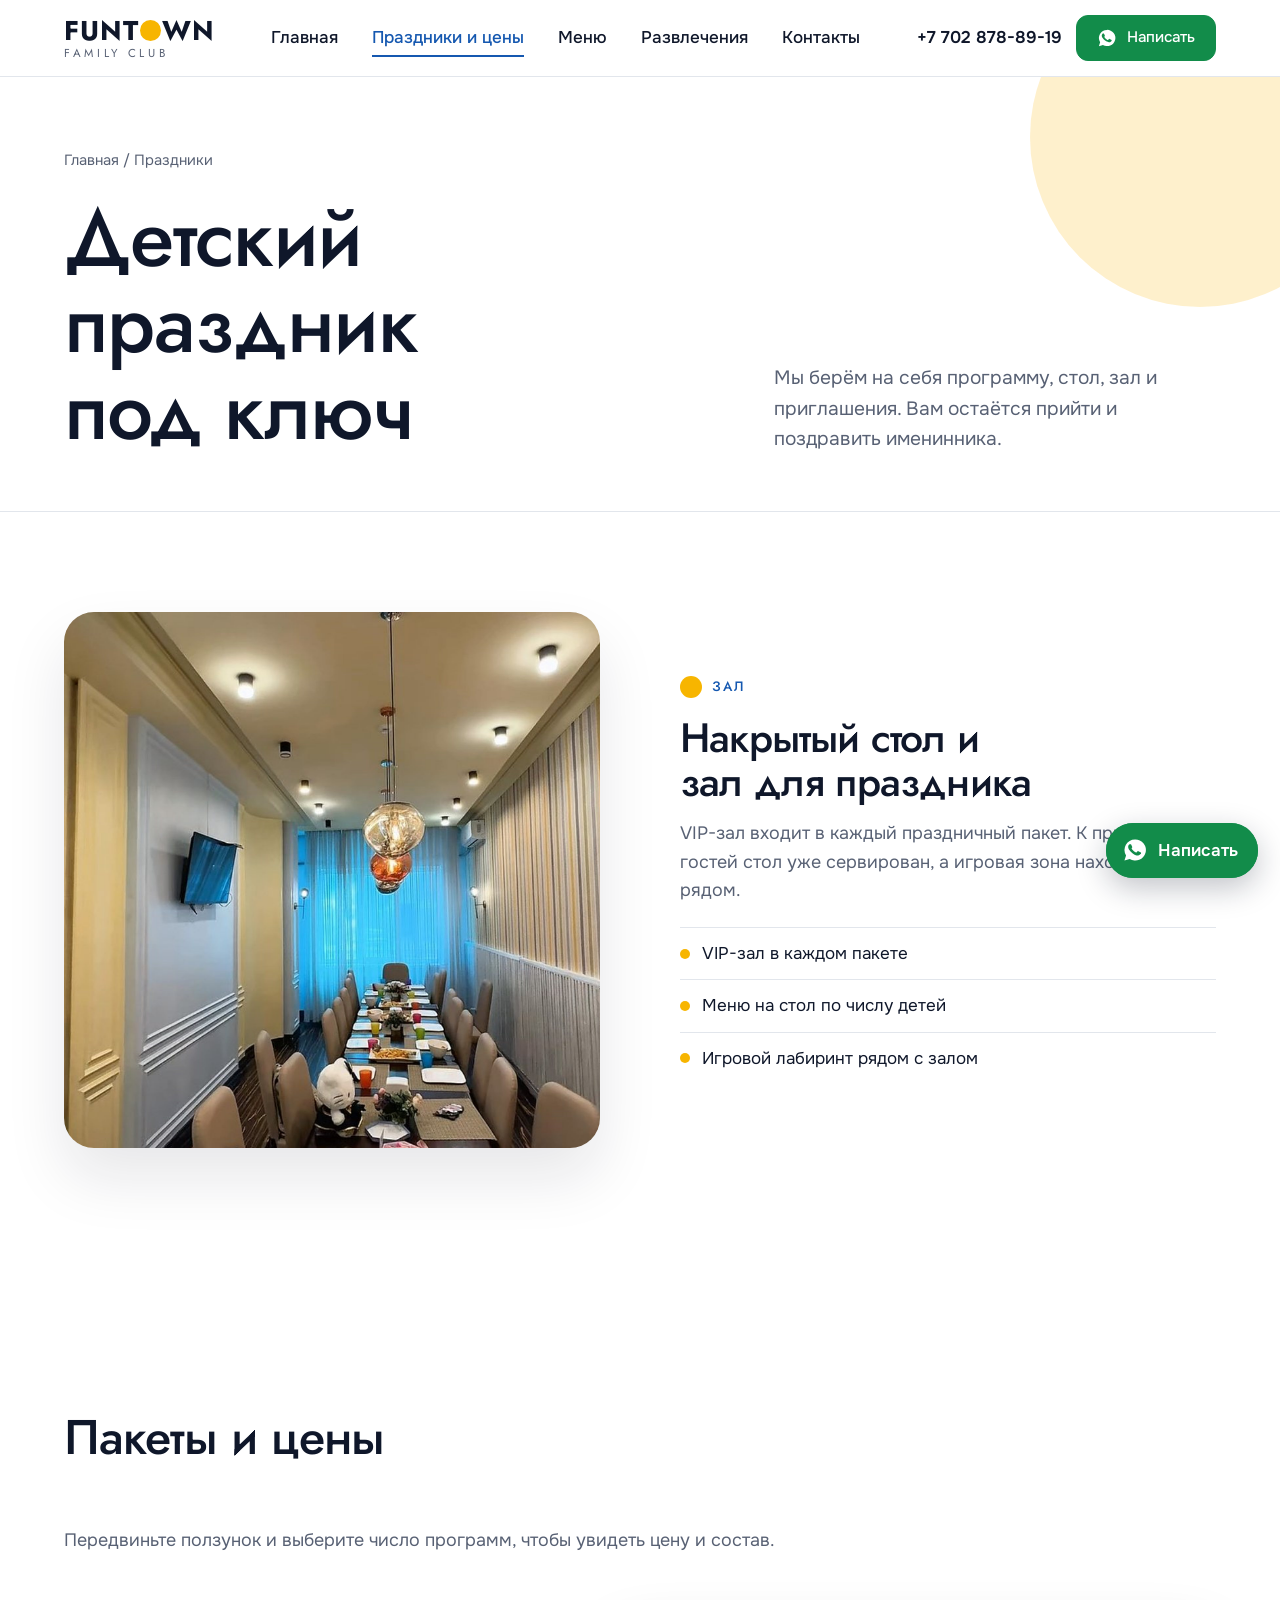
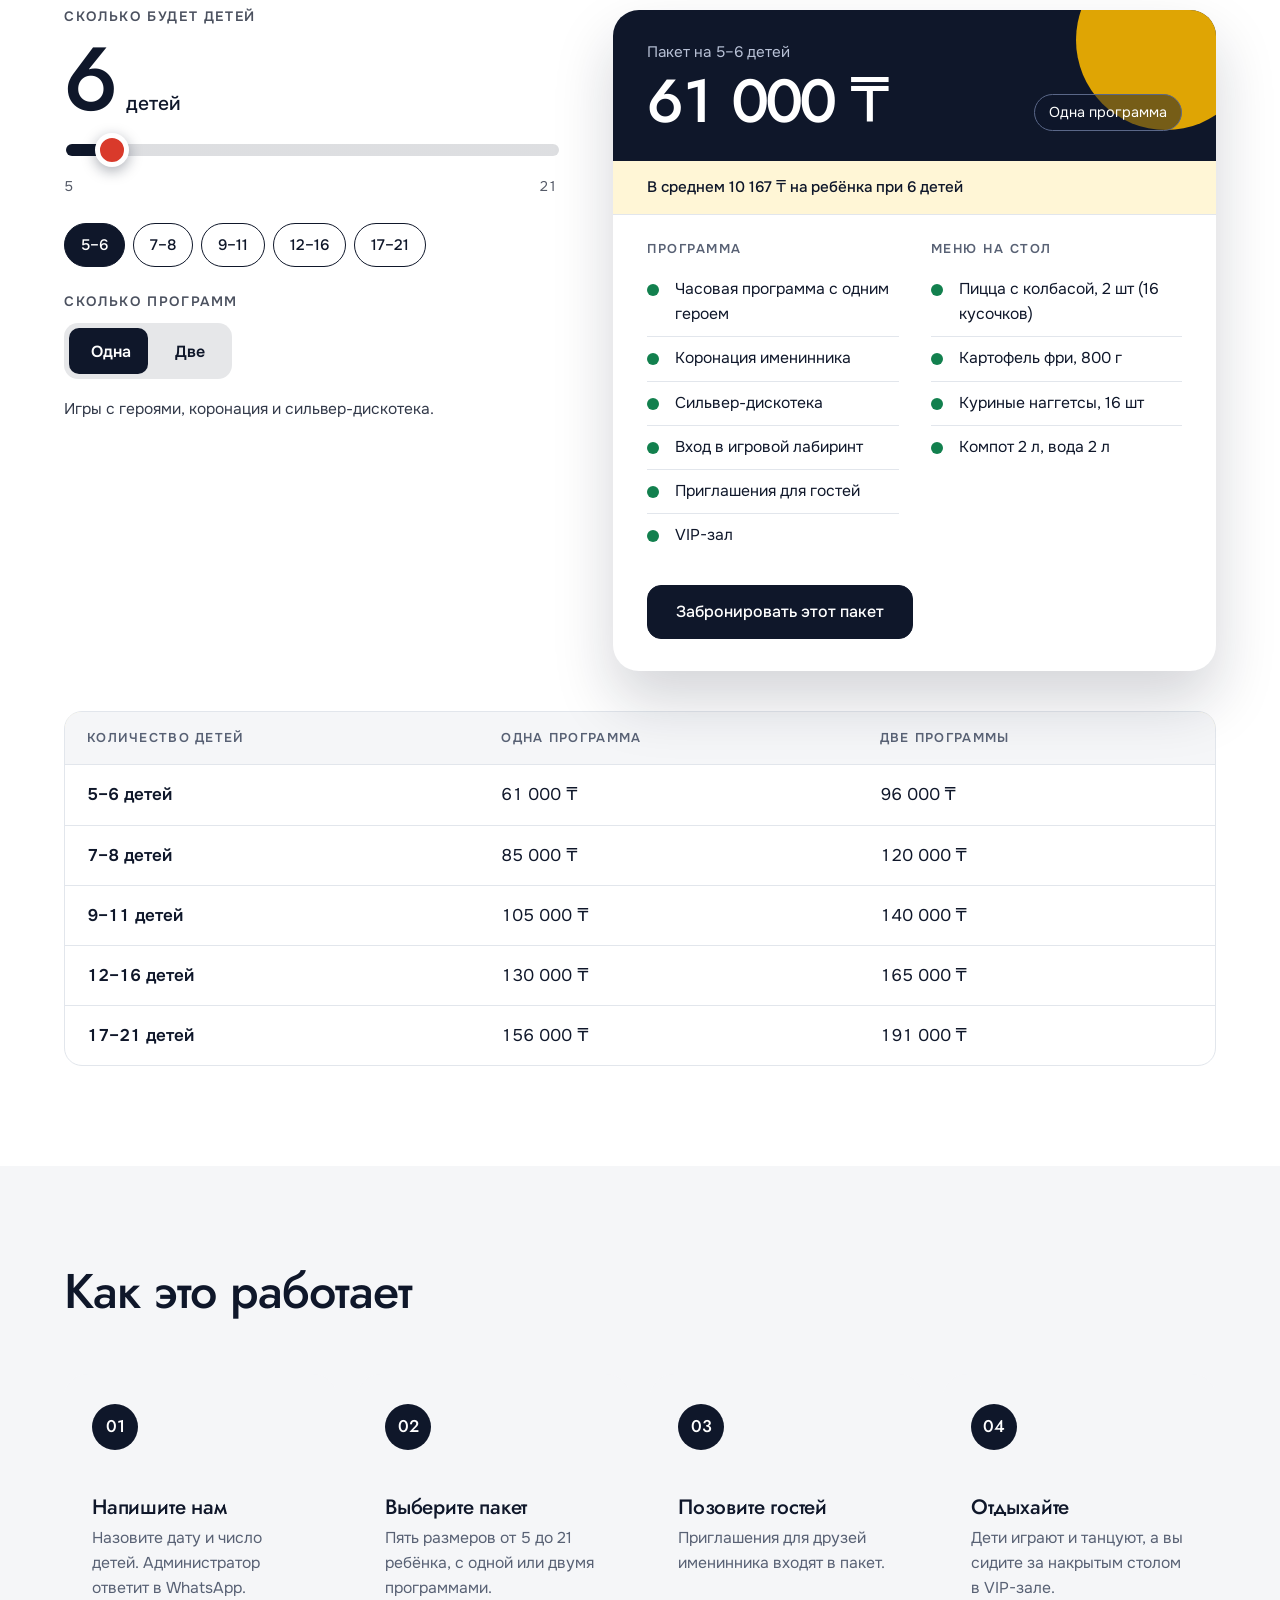
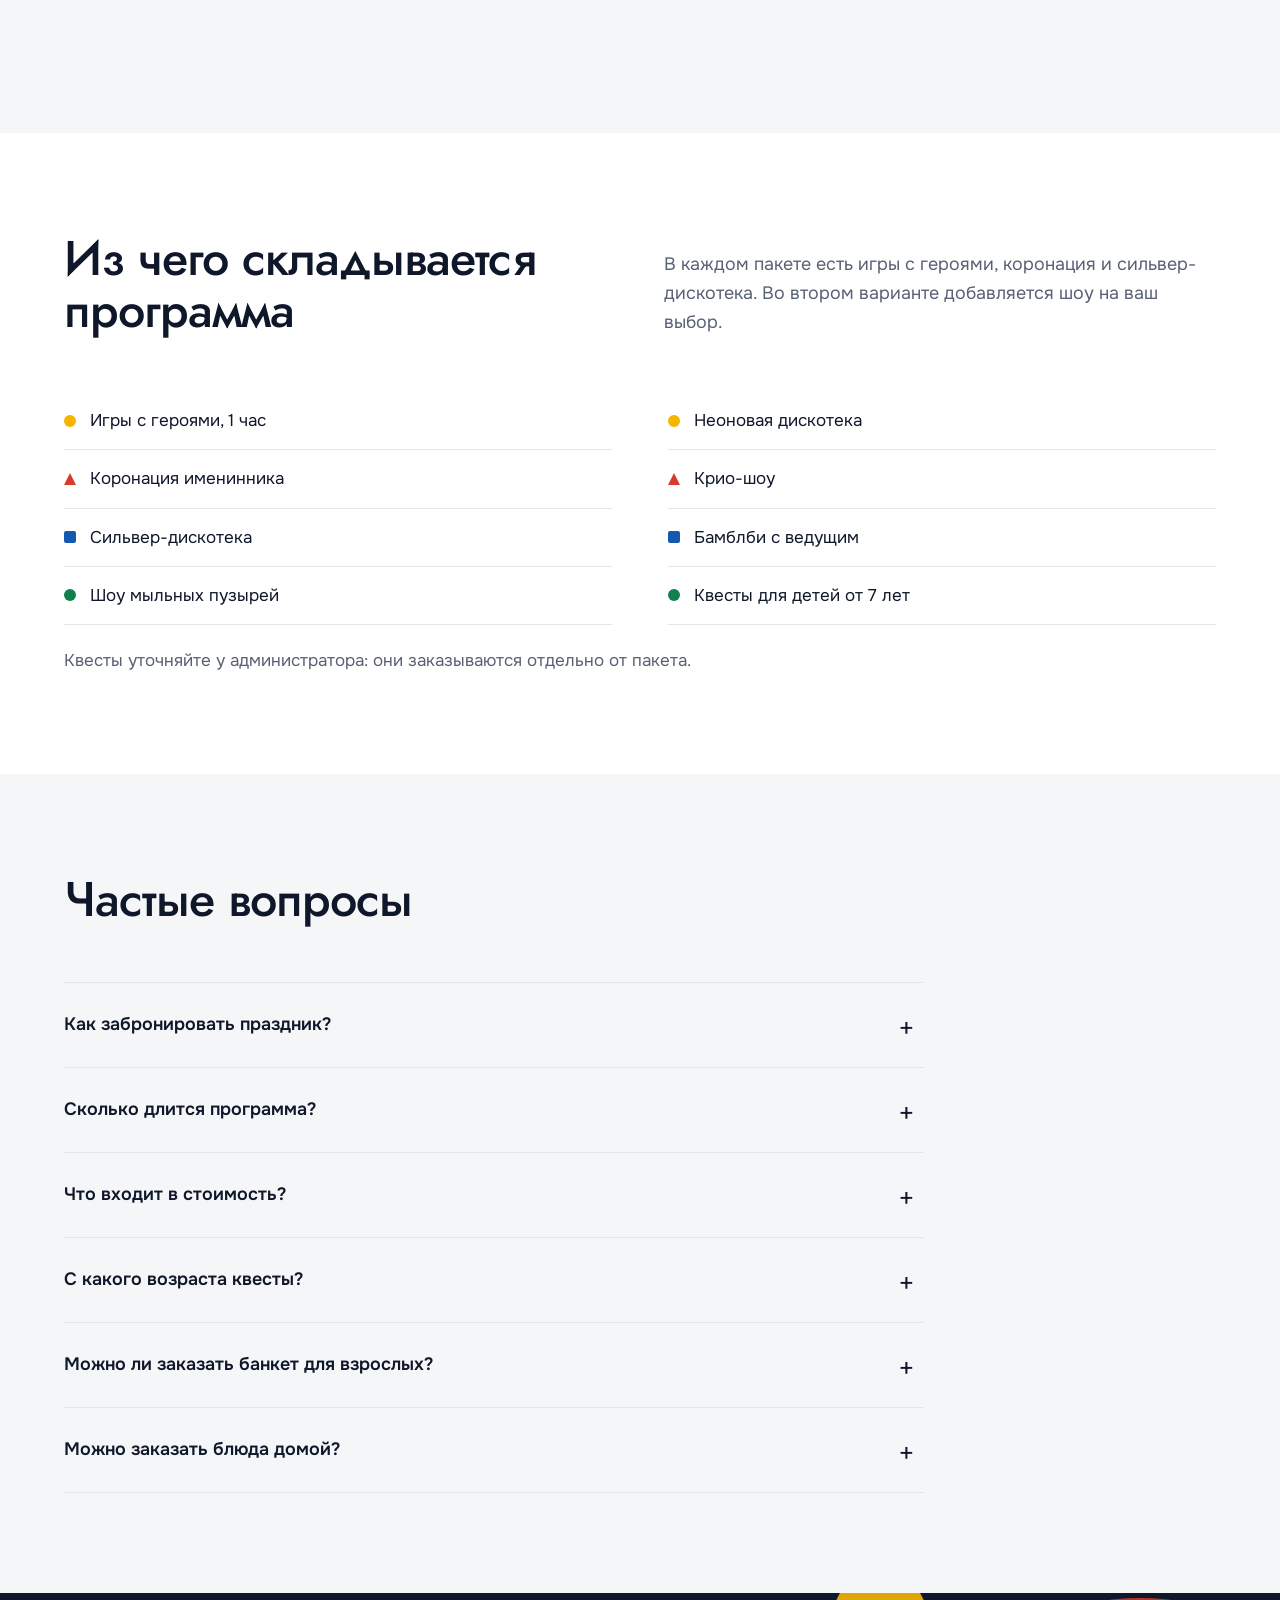
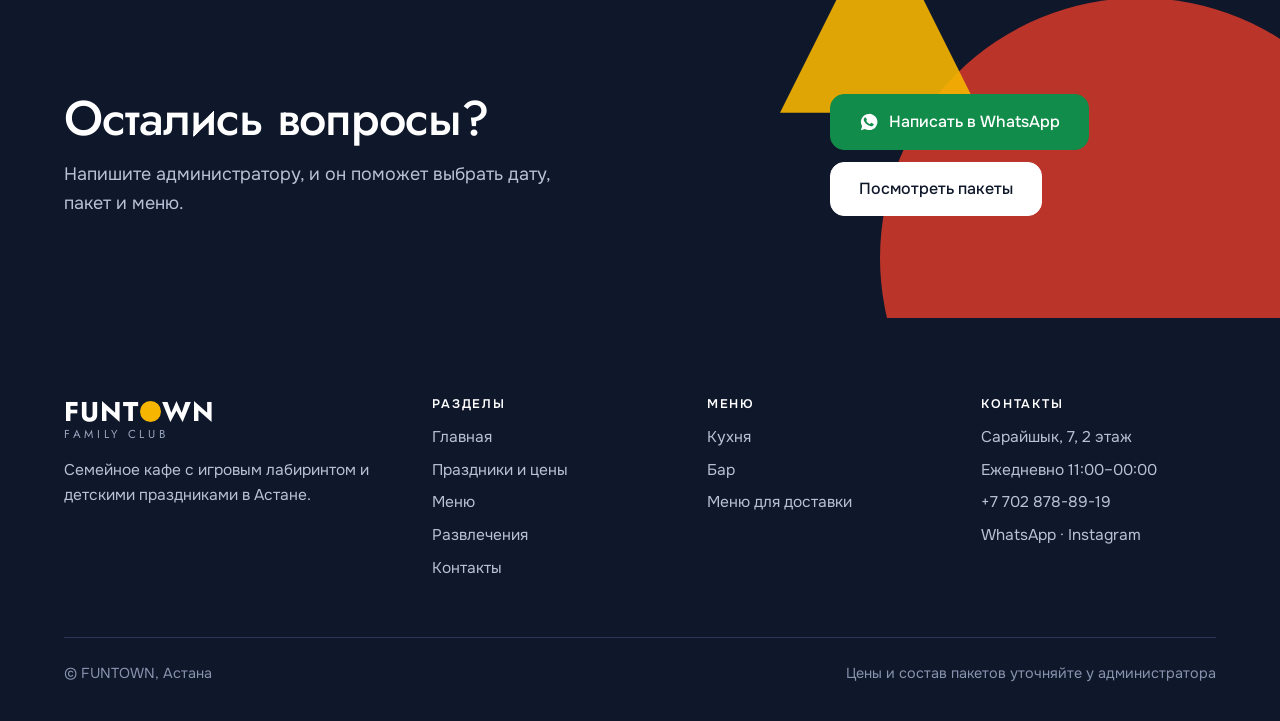
<file: prazdniki.html>
<!DOCTYPE html>
<html lang="ru">
<head>
<meta charset="utf-8">
<meta name="viewport" content="width=device-width, initial-scale=1">
<title>Детские праздники в FUNTOWN</title>
<meta name="description" content="Пакеты детских праздников «всё включено» в Астане: программа с героями, меню на стол, вход в лабиринт, VIP-зал. От 61 000 ₸ на 5–6 детей.">
<link rel="preconnect" href="https://fonts.googleapis.com">
<link rel="preconnect" href="https://fonts.gstatic.com" crossorigin>
<link href="https://fonts.googleapis.com/css2?family=Jost:wght@400;500;600;700&family=Onest:wght@400;500;600&display=swap" rel="stylesheet">
<link rel="stylesheet" href="styles.css">
</head>
<body class="">
<div class="progress" aria-hidden="true"></div>
<header class="site-header">
  <div class="container">
    <a class="brand" href="index.html" aria-label="FUNTOWN, на главную"><span class="wordmark">FUNT<span class="o"></span>WN</span><small>family club</small></a>
    <nav class="main-nav" id="nav" aria-label="Основное меню"><ul><li><a href="index.html">Главная</a></li><li><a href="prazdniki.html" aria-current="page">Праздники и цены</a></li><li><a href="menu.html">Меню</a></li><li><a href="razvlecheniya.html">Развлечения</a></li><li><a href="kontakty.html">Контакты</a></li></ul></nav>
    <div class="header-cta">
      <a class="phone" href="tel:+77028788919">+7 702 878-89-19</a>
      <a class="btn wa small" href="https://wa.me/77028788919" target="_blank" rel="noopener"><svg viewBox="0 0 32 32" aria-hidden="true"><path fill="currentColor" d="M16 3a13 13 0 0 0-11 19.700L3 29l6.500-2A13 13 0 1 0 16 3zm6.500 18c-.3.900-1.700 1.700-2.500 1.800-.7.100-1.500.100-4.500-1.100-3.800-1.600-6.200-5.400-6.400-5.600-.2-.3-1.500-2-1.500-3.800 0-1.800.9-2.700 1.300-3.100.3-.3.700-.4 1-.4h.7c.2 0 .5-.1.800.600l1.100 2.700c.1.200.2.400 0 .7l-.5.700c-.2.200-.4.400-.2.800.2.400 1 1.700 2.200 2.700 1.500 1.400 2.800 1.800 3.200 2 .4.200.6.200.9-.1l1.100-1.300c.3-.4.600-.3.900-.2l2.600 1.300c.4.200.6.300.7.500.1.300.1 1-.2 1.900z"/></svg>Написать</a>
      <button class="nav-toggle" id="navToggle" aria-label="Открыть меню" aria-expanded="false" aria-controls="nav"><i></i></button>
    </div>
  </div>
</header>
<main>

<section class="page-head"><div class="container">
  <div>
    <div class="crumbs rise"><a href="index.html">Главная</a> / Праздники</div>
    <h1 class="rise" style="--d:.1s">Детский праздник под ключ</h1>
  </div>
  <p class="rise" style="--d:.2s">Мы берём на себя программу, стол, зал и приглашения. Вам остаётся прийти и поздравить именинника.</p>
</div></section>

<section class="section"><div class="container">
  <div class="row-split" style="padding-top:0;border-top:0"><div class="art"><img src="img/hall-table.jpg" alt="Зал с накрытым праздничным столом" loading="lazy"></div>
  <div class="reveal"><span class="kicker">Зал</span><h2>Накрытый стол и зал для праздника</h2><p>VIP-зал входит в каждый праздничный пакет. К приходу гостей стол уже сервирован, а игровая зона находится рядом.</p><ul><li>VIP-зал в каждом пакете</li><li>Меню на стол по числу детей</li><li>Игровой лабиринт рядом с залом</li></ul></div></div>
</div></section>

<section class="section" id="packages"><div class="container">
  <div class="section-head single reveal"><h2>Пакеты и цены</h2><p style="margin-top:14px">Передвиньте ползунок и выберите число программ, чтобы увидеть цену и состав.</p></div>
  <div class="calc">
  <div>
    <h3>Сколько будет детей</h3>
    <div class="kids-out"><b id="kidsOut">6</b><span id="kidsWord">детей</span></div>
    <input type="range" id="kidsRange" min="5" max="21" step="1" value="6" aria-label="Количество детей">
    <div class="range-ends"><span>5</span><span>21</span></div>
    <div class="pk-chips" id="pkChips" role="group" aria-label="Размер пакета"></div>
    <h3>Сколько программ</h3>
    <div class="switch" id="progSwitch" data-v="1" role="group" aria-label="Количество программ">
      <button type="button" data-p="1" aria-pressed="true">Одна</button>
      <button type="button" data-p="2" aria-pressed="false">Две</button>
    </div>
    <p class="calc-note" id="progNote"></p>
  </div>
  <div class="pk-card" aria-live="polite">
    <div class="pk-top"><div><small id="pkTitle">Пакет на 5–6 детей</small><b id="pkPrice">61 000 ₸</b></div><em id="pkChip">Одна программа</em></div>
    <div class="pk-per" id="pkPer"></div>
      <div class="pk-body">
        <div><h4>Программа</h4><ul class="ticks" id="pkProg"></ul></div>
        <div><h4>Меню на стол</h4><ul class="ticks" id="pkMenu"></ul></div>
      </div>
    <div class="pk-foot" style="padding-top:0"><a class="btn" id="pkBook" data-confetti href="kontakty.html#booking">Забронировать этот пакет</a></div>
  </div>
</div>
  <div class="table-wrap"><table id="priceTable">
<caption style="position:absolute;left:-9999px">Стоимость пакетов</caption>
<thead><tr><th>Количество детей</th><th>Одна программа</th><th>Две программы</th></tr></thead><tbody><tr><td>5–6 детей</td><td>61 000 ₸</td><td>96 000 ₸</td></tr><tr><td>7–8 детей</td><td>85 000 ₸</td><td>120 000 ₸</td></tr><tr><td>9–11 детей</td><td>105 000 ₸</td><td>140 000 ₸</td></tr><tr><td>12–16 детей</td><td>130 000 ₸</td><td>165 000 ₸</td></tr><tr><td>17–21 детей</td><td>156 000 ₸</td><td>191 000 ₸</td></tr></tbody></table></div>
</div></section>

<section class="section band"><div class="container">
  <div class="section-head single reveal"><h2>Как это работает</h2></div>
  <ol class="steps">
    <li class="reveal"><span>01</span><h3>Напишите нам</h3><p>Назовите дату и число детей. Администратор ответит в WhatsApp.</p></li>
    <li class="reveal late"><span>02</span><h3>Выберите пакет</h3><p>Пять размеров от 5 до 21 ребёнка, с одной или двумя программами.</p></li>
    <li class="reveal late"><span>03</span><h3>Позовите гостей</h3><p>Приглашения для друзей именинника входят в пакет.</p></li>
    <li class="reveal late"><span>04</span><h3>Отдыхайте</h3><p>Дети играют и танцуют, а вы сидите за накрытым столом в VIP-зале.</p></li>
  </ol>
</div></section>

<section class="section"><div class="container">
  <div class="section-head reveal"><h2>Из чего складывается программа</h2><p>В каждом пакете есть игры с героями, коронация и сильвер-дискотека. Во втором варианте добавляется шоу на ваш выбор.</p></div>
  <ul class="cols2">
    <li>Игры с героями, 1 час</li><li>Коронация именинника</li>
    <li>Сильвер-дискотека</li><li>Шоу мыльных пузырей</li>
    <li>Неоновая дискотека</li><li>Крио-шоу</li>
    <li>Бамблби с ведущим</li><li>Квесты для детей от 7 лет</li>
  </ul>
  <p class="muted" style="margin-top:22px">Квесты уточняйте у администратора: они заказываются отдельно от пакета.</p>
</div></section>

<section class="section band"><div class="container">
  <div class="section-head single reveal"><h2>Частые вопросы</h2></div>
  <div class="faq"><details><summary>Как забронировать праздник?</summary><p>Напишите в WhatsApp или позвоните. Назовите дату, время и количество детей. Администратор подберёт пакет и подтвердит бронь.</p></details><details><summary>Сколько длится программа?</summary><p>В пакет входит часовая программа с героями, коронация и сильвер-дискотека. С двумя программами добавляется шоу на выбор.</p></details><details><summary>Что входит в стоимость?</summary><p>Программа с аниматорами, меню на стол, вход в игровой лабиринт, приглашения для гостей и VIP-зал. Точный состав зависит от числа детей.</p></details><details><summary>С какого возраста квесты?</summary><p>Квесты рассчитаны на детей старше 7 лет. Для малышей есть игровой лабиринт и программа с аниматорами.</p></details><details><summary>Можно ли заказать банкет для взрослых?</summary><p>Да. У нас есть сеты на компанию и VIP-зал. Напишите администратору, и мы подберём зал и меню.</p></details><details><summary>Можно заказать блюда домой?</summary><p>Да, у кафе есть меню для доставки. Ссылка на него есть в разделе «Контакты».</p></details></div>
</div></section>
<section class="cta"><div class="container">
<div class="reveal"><h2>Остались вопросы?</h2><p>Напишите администратору, и он поможет выбрать дату, пакет и меню.</p></div>
<div class="actions"><a class="btn wa" data-confetti href="https://wa.me/77028788919" target="_blank" rel="noopener"><svg viewBox="0 0 32 32" aria-hidden="true"><path fill="currentColor" d="M16 3a13 13 0 0 0-11 19.700L3 29l6.500-2A13 13 0 1 0 16 3zm6.500 18c-.3.900-1.700 1.700-2.500 1.800-.7.100-1.500.100-4.500-1.100-3.800-1.600-6.200-5.400-6.400-5.600-.2-.3-1.500-2-1.500-3.800 0-1.800.9-2.700 1.300-3.100.3-.3.700-.4 1-.4h.7c.2 0 .5-.1.800.600l1.100 2.700c.1.200.2.400 0 .7l-.5.700c-.2.200-.4.400-.2.800.2.400 1 1.700 2.200 2.700 1.500 1.400 2.800 1.800 3.200 2 .4.200.6.200.9-.1l1.100-1.300c.3-.4.600-.3.900-.2l2.600 1.300c.4.200.6.300.7.500.1.300.1 1-.2 1.900z"/></svg>Написать в WhatsApp</a><a class="btn light" href="prazdniki.html#packages">Посмотреть пакеты</a></div>
</div></section>

</main>
<footer class="site-footer">
  <div class="container">
    <div class="foot-grid">
      <div>
        <a class="brand" href="index.html"><span class="wordmark">FUNT<span class="o"></span>WN</span><small>family club</small></a>
        <p style="margin-top:18px;max-width:22em">Семейное кафе с игровым лабиринтом и детскими праздниками в Астане.</p>
      </div>
      <div><h4>Разделы</h4><ul><li><a href="index.html">Главная</a></li><li><a href="prazdniki.html">Праздники и цены</a></li><li><a href="menu.html">Меню</a></li><li><a href="razvlecheniya.html">Развлечения</a></li><li><a href="kontakty.html">Контакты</a></li></ul></div>
      <div><h4>Меню</h4><ul><li><a href="menu.html#kitchen">Кухня</a></li><li><a href="menu.html#bar">Бар</a></li><li><a href="https://funtown.kamiqr.com/menu/delivery" target="_blank" rel="noopener">Меню для доставки</a></li></ul></div>
      <div><h4>Контакты</h4><ul>
        <li>Сарайшык, 7, 2 этаж</li><li>Ежедневно 11:00–00:00</li>
        <li><a href="tel:+77028788919">+7 702 878-89-19</a></li>
        <li><a href="https://wa.me/77028788919" target="_blank" rel="noopener">WhatsApp</a> · <a href="https://www.instagram.com/funtown_astana/" target="_blank" rel="noopener">Instagram</a></li></ul></div>
    </div>
    <div class="foot-bottom"><span>© FUNTOWN, Астана</span><span>Цены и состав пакетов уточняйте у администратора</span></div>
  </div>
</footer>
<a class="fab" href="https://wa.me/77028788919" target="_blank" rel="noopener" aria-label="Написать в WhatsApp"><svg viewBox="0 0 32 32" aria-hidden="true"><path fill="currentColor" d="M16 3a13 13 0 0 0-11 19.700L3 29l6.500-2A13 13 0 1 0 16 3zm6.500 18c-.3.900-1.700 1.700-2.500 1.800-.7.100-1.500.100-4.500-1.100-3.800-1.600-6.200-5.400-6.400-5.600-.2-.3-1.500-2-1.500-3.800 0-1.800.9-2.700 1.300-3.100.3-.3.700-.4 1-.4h.7c.2 0 .5-.1.800.600l1.100 2.700c.1.200.2.400 0 .7l-.5.700c-.2.200-.4.400-.2.800.2.400 1 1.700 2.200 2.700 1.500 1.400 2.800 1.800 3.200 2 .4.200.6.200.9-.1l1.100-1.300c.3-.4.600-.3.900-.2l2.600 1.300c.4.200.6.300.7.500.1.300.1 1-.2 1.900z"/></svg><span>Написать</span></a>
<script>window.FT_PACKS=[{"kids": "5–6", "p1": 61000, "p2": 96000, "menu": ["Пицца с колбасой, 2 шт (16 кусочков)", "Картофель фри, 800 г", "Куриные наггетсы, 16 шт", "Компот 2 л, вода 2 л"]}, {"kids": "7–8", "p1": 85000, "p2": 120000, "menu": ["Пицца с колбасой, 3 шт (24 кусочка)", "Картофель фри, 1 кг", "Куриные наггетсы, 24 шт", "Компот и вода"]}, {"kids": "9–11", "p1": 105000, "p2": 140000, "menu": ["Пицца с колбасой, 4 шт (32 кусочка)", "Пицца с сыром, 1 шт (8 кусочков)", "Картофель фри, 1,4 кг", "Куриные наггетсы, 32 шт", "Компот 5 л, вода 5 л"]}, {"kids": "12–16", "p1": 130000, "p2": 165000, "menu": ["Пицца с колбасой, 5 шт (40 кусочков)", "Пицца с сыром, 1 шт (8 кусочков)", "Картофель фри, 1,6 кг", "Куриные наггетсы, 40 шт", "Компот 4 л, вода 8 л"]}, {"kids": "17–21", "p1": 156000, "p2": 191000, "menu": ["Пицца с колбасой, 6 шт (48 кусочков)", "Пицца с сыром, 1 шт (8 кусочков)", "Картофель фри, 2 кг", "Куриные наггетсы, 56 шт", "Компот 7 л, вода 10 л"]}];</script>
<script src="app.js"></script>
</body>
</html>
</file>
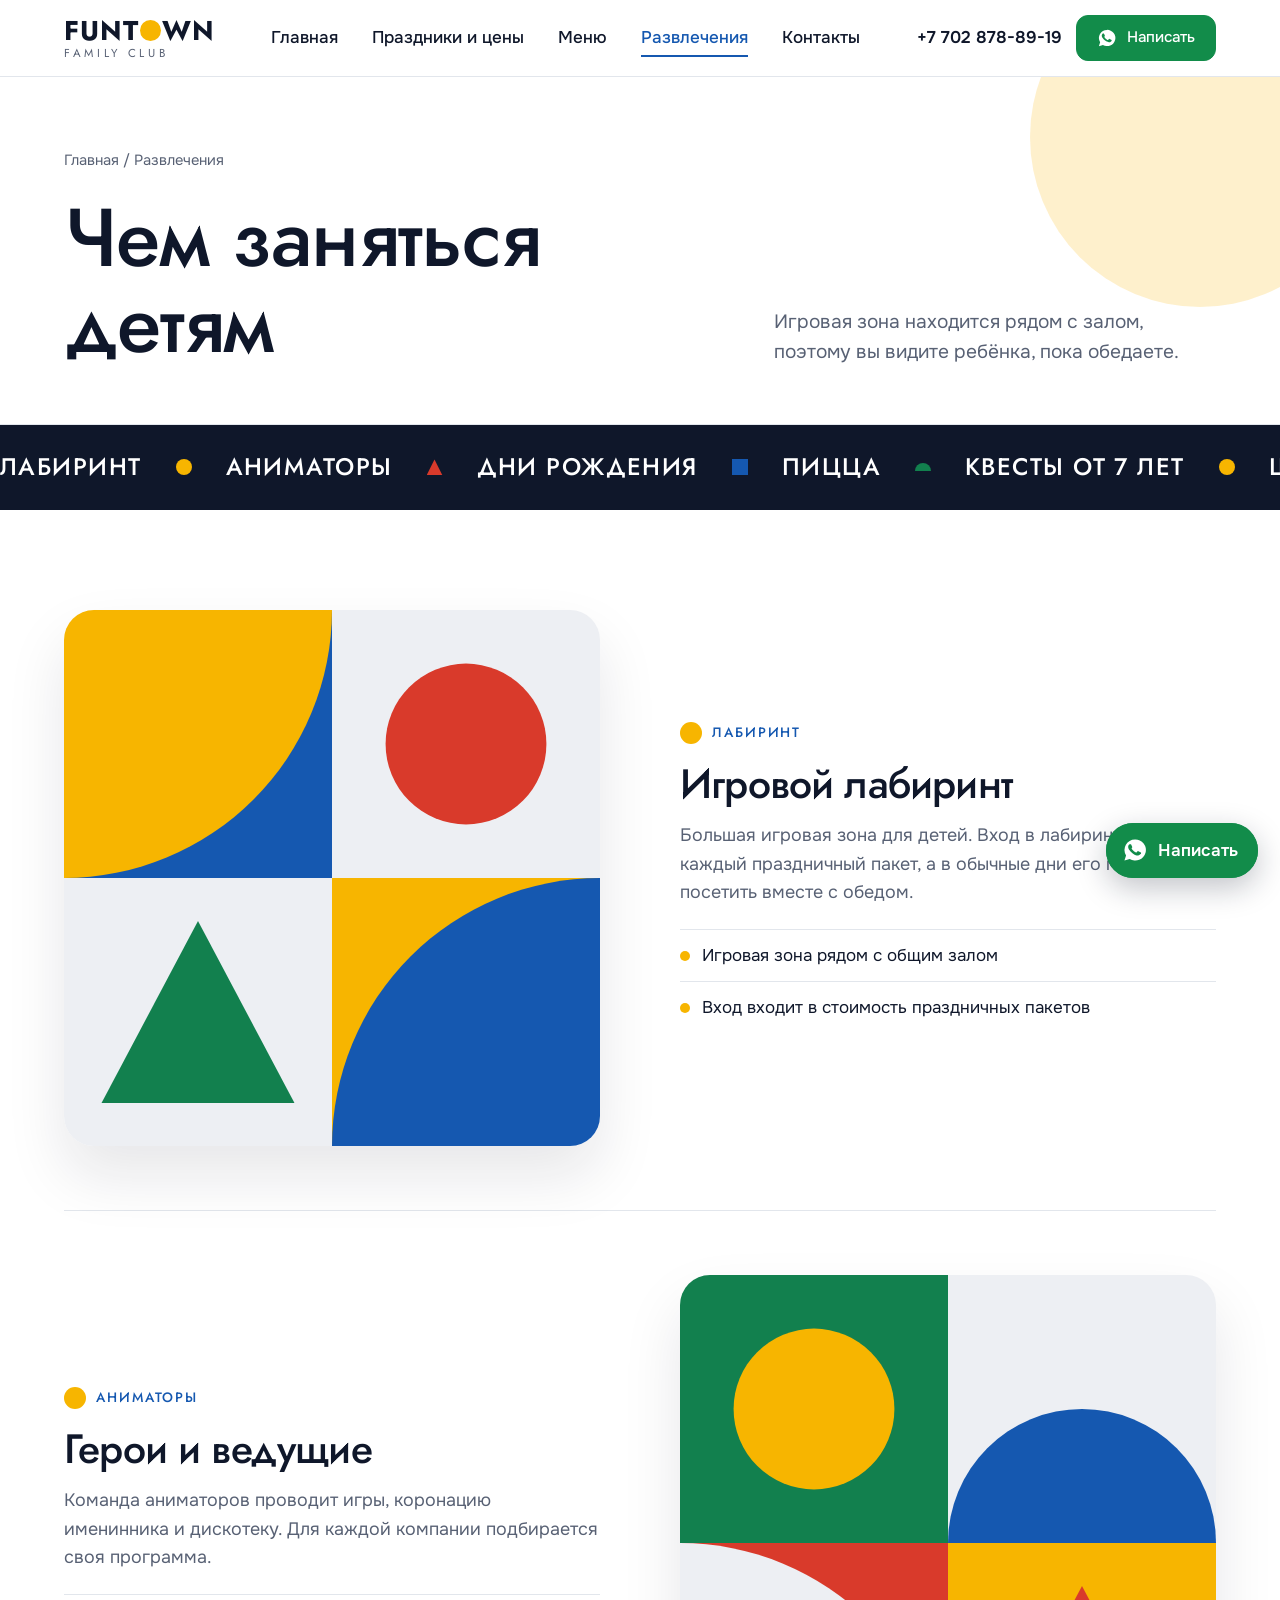
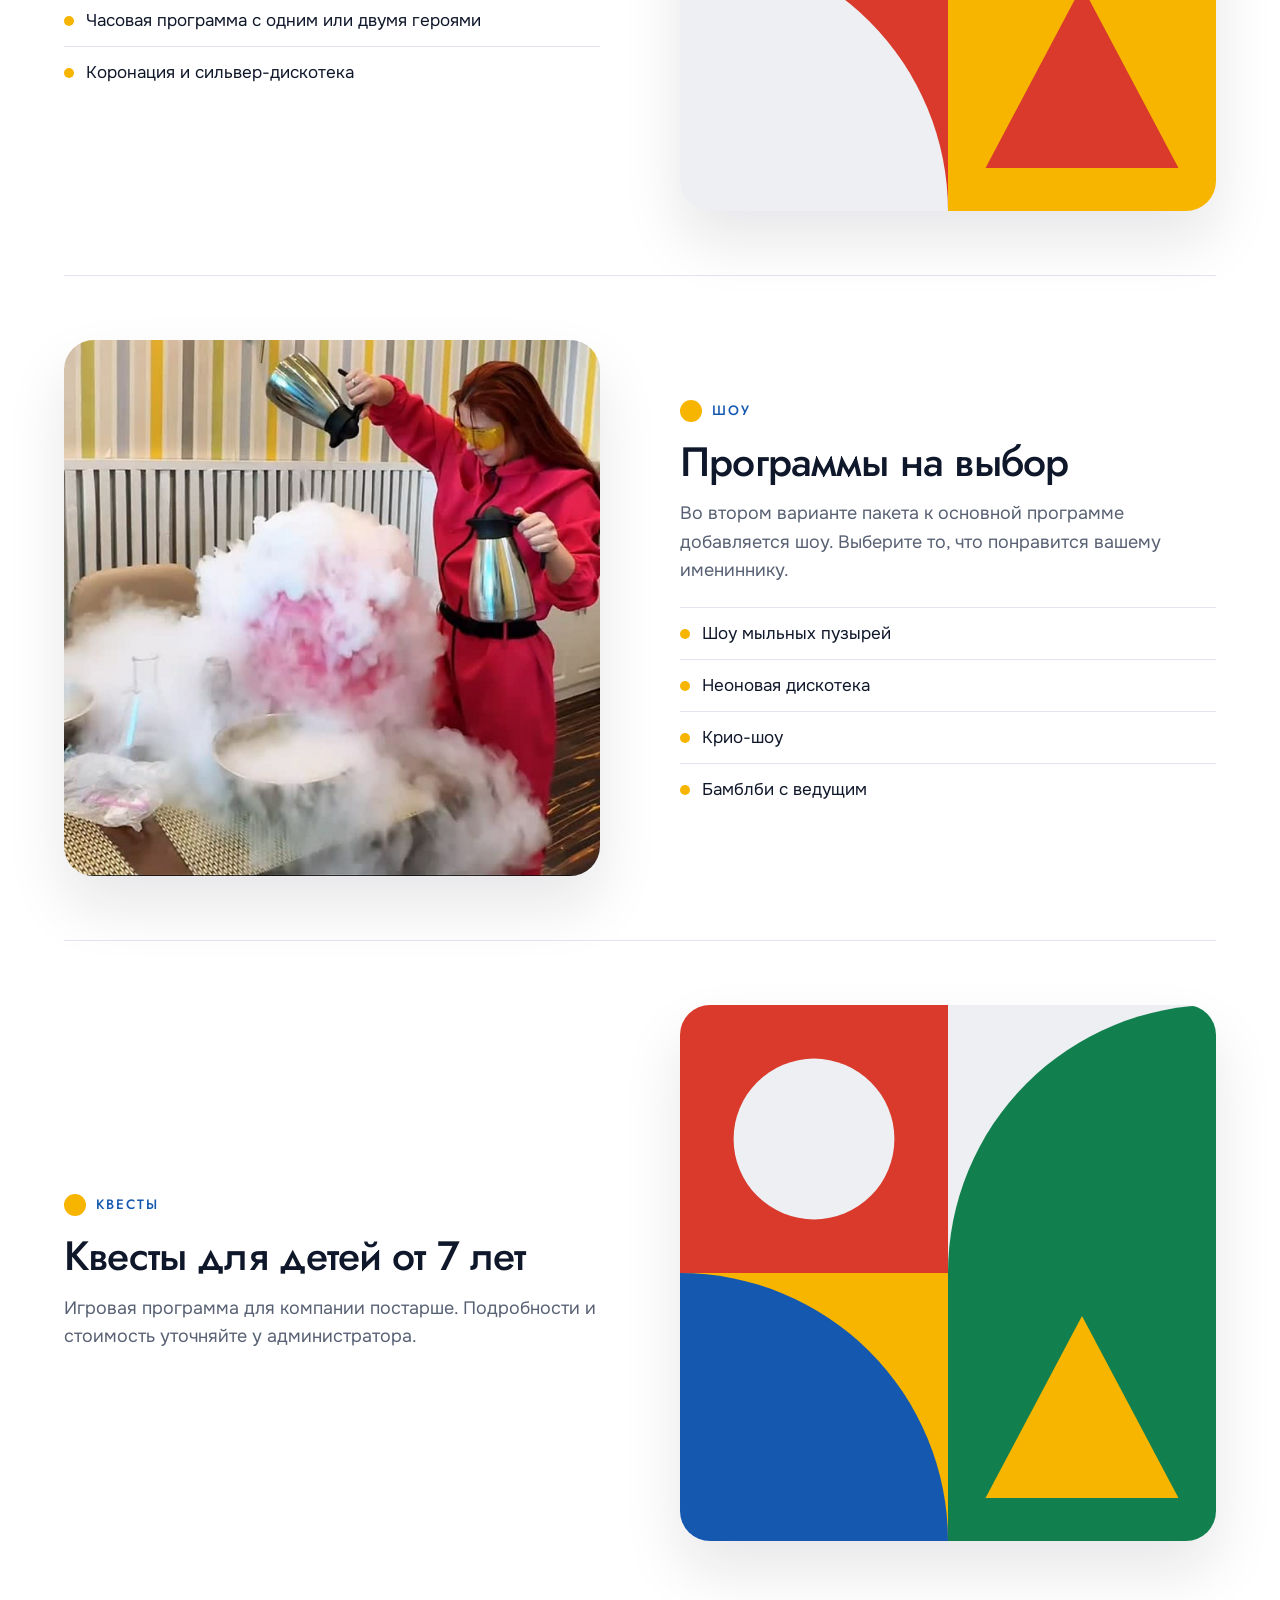
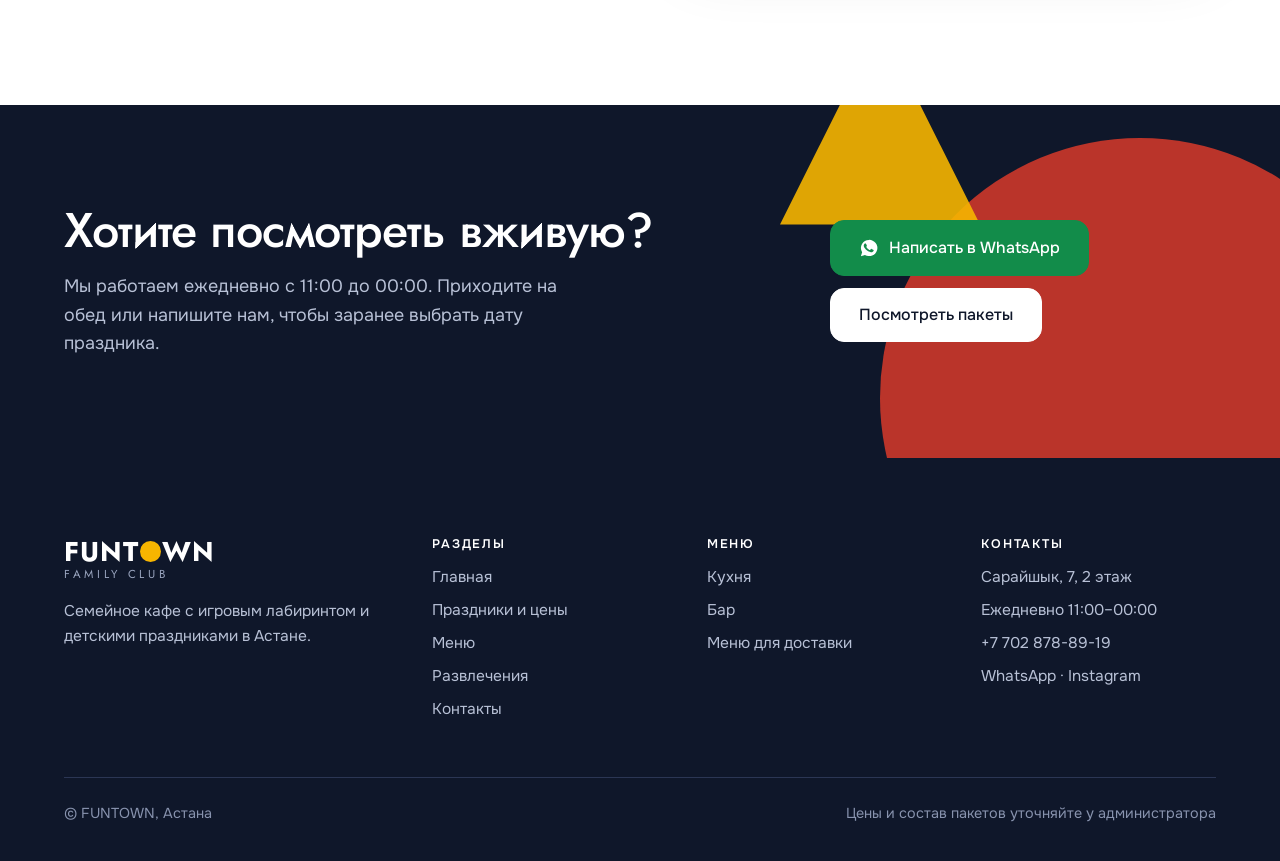
<file: razvlecheniya.html>
<!DOCTYPE html>
<html lang="ru">
<head>
<meta charset="utf-8">
<meta name="viewport" content="width=device-width, initial-scale=1">
<title>Развлечения в FUNTOWN</title>
<meta name="description" content="Игровой лабиринт, аниматоры, шоу-программы и квесты для детей от 7 лет в семейном кафе FUNTOWN, Астана.">
<link rel="preconnect" href="https://fonts.googleapis.com">
<link rel="preconnect" href="https://fonts.gstatic.com" crossorigin>
<link href="https://fonts.googleapis.com/css2?family=Jost:wght@400;500;600;700&family=Onest:wght@400;500;600&display=swap" rel="stylesheet">
<link rel="stylesheet" href="styles.css">
</head>
<body class="">
<div class="progress" aria-hidden="true"></div>
<header class="site-header">
  <div class="container">
    <a class="brand" href="index.html" aria-label="FUNTOWN, на главную"><span class="wordmark">FUNT<span class="o"></span>WN</span><small>family club</small></a>
    <nav class="main-nav" id="nav" aria-label="Основное меню"><ul><li><a href="index.html">Главная</a></li><li><a href="prazdniki.html">Праздники и цены</a></li><li><a href="menu.html">Меню</a></li><li><a href="razvlecheniya.html" aria-current="page">Развлечения</a></li><li><a href="kontakty.html">Контакты</a></li></ul></nav>
    <div class="header-cta">
      <a class="phone" href="tel:+77028788919">+7 702 878-89-19</a>
      <a class="btn wa small" href="https://wa.me/77028788919" target="_blank" rel="noopener"><svg viewBox="0 0 32 32" aria-hidden="true"><path fill="currentColor" d="M16 3a13 13 0 0 0-11 19.700L3 29l6.500-2A13 13 0 1 0 16 3zm6.500 18c-.3.900-1.700 1.700-2.500 1.800-.7.100-1.500.100-4.500-1.100-3.800-1.600-6.200-5.400-6.400-5.600-.2-.3-1.500-2-1.500-3.800 0-1.800.9-2.700 1.300-3.100.3-.3.700-.4 1-.4h.7c.2 0 .5-.1.800.600l1.100 2.700c.1.200.2.400 0 .7l-.5.700c-.2.200-.4.400-.2.800.2.400 1 1.700 2.200 2.700 1.500 1.400 2.800 1.800 3.200 2 .4.200.6.200.9-.1l1.100-1.300c.3-.4.600-.3.900-.2l2.600 1.300c.4.200.6.300.7.500.1.300.1 1-.2 1.900z"/></svg>Написать</a>
      <button class="nav-toggle" id="navToggle" aria-label="Открыть меню" aria-expanded="false" aria-controls="nav"><i></i></button>
    </div>
  </div>
</header>
<main>

<section class="page-head"><div class="container">
  <div>
    <div class="crumbs rise"><a href="index.html">Главная</a> / Развлечения</div>
    <h1 class="rise" style="--d:.1s">Чем заняться детям</h1>
  </div>
  <p class="rise" style="--d:.2s">Игровая зона находится рядом с залом, поэтому вы видите ребёнка, пока обедаете.</p>
</div></section>

<div class="marquee" aria-hidden="true"><div class="marquee-track"><div class="marquee-set"><span>Лабиринт</span><i class="c"></i><span>Аниматоры</span><i class="t"></i><span>Дни рождения</span><i class="s"></i><span>Пицца</span><i class="h"></i><span>Квесты от 7 лет</span><i class="c"></i><span>Шоу-программы</span><i class="t"></i><span>Кофе и лимонады</span><i class="s"></i><span>VIP-зал</span><i class="h"></i><span>Доставка</span><i class="c"></i></div><div class="marquee-set"><span>Лабиринт</span><i class="c"></i><span>Аниматоры</span><i class="t"></i><span>Дни рождения</span><i class="s"></i><span>Пицца</span><i class="h"></i><span>Квесты от 7 лет</span><i class="c"></i><span>Шоу-программы</span><i class="t"></i><span>Кофе и лимонады</span><i class="s"></i><span>VIP-зал</span><i class="h"></i><span>Доставка</span><i class="c"></i></div></div></div>

<section class="section"><div class="container">
  <div class="row-split"><div class="art"><svg class="tiles" viewBox="0 0 320 320" role="img" aria-label="" xmlns="http://www.w3.org/2000/svg"><g class="cell" style="--i:0"><rect class="bg" x="0" y="0" width="160" height="160" fill="#1558B0"/><path d="M0 0L160 0A160 160 0 0 1 0 160Z" class="shape" fill="#F7B500"/></g><g class="cell" style="--i:1"><rect class="bg" x="160" y="0" width="160" height="160" fill="#EDEFF3"/><circle cx="240.0" cy="80.0" r="48.0" class="shape" fill="#D93A2B"/></g><g class="cell" style="--i:2"><rect class="bg" x="0" y="160" width="160" height="160" fill="#EDEFF3"/><polygon points="80.0,185.6 137.6,294.4 22.400000000000002,294.4" class="shape" fill="#12804E"/></g><g class="cell" style="--i:3"><rect class="bg" x="160" y="160" width="160" height="160" fill="#F7B500"/><path d="M320 320L160 320A160 160 0 0 1 320 160Z" class="shape" fill="#1558B0"/></g></svg></div>
<div class="reveal"><span class="kicker">Лабиринт</span><h2>Игровой лабиринт</h2><p>Большая игровая зона для детей. Вход в лабиринт включён в каждый праздничный пакет, а в обычные дни его можно посетить вместе с обедом.</p><ul><li>Игровая зона рядом с общим залом</li><li>Вход входит в стоимость праздничных пакетов</li></ul></div></div>
  <div class="row-split flip"><div class="art"><svg class="tiles" viewBox="0 0 320 320" role="img" aria-label="" xmlns="http://www.w3.org/2000/svg"><g class="cell" style="--i:0"><rect class="bg" x="0" y="0" width="160" height="160" fill="#12804E"/><circle cx="80.0" cy="80.0" r="48.0" class="shape" fill="#F7B500"/></g><g class="cell" style="--i:1"><rect class="bg" x="160" y="0" width="160" height="160" fill="#EDEFF3"/><path d="M160 160A80.0 80.0 0 0 1 320 160Z" class="shape" fill="#1558B0"/></g><g class="cell" style="--i:2"><rect class="bg" x="0" y="160" width="160" height="160" fill="#D93A2B"/><path d="M0 320L0 160A160 160 0 0 1 160 320Z" class="shape" fill="#EDEFF3"/></g><g class="cell" style="--i:3"><rect class="bg" x="160" y="160" width="160" height="160" fill="#F7B500"/><polygon points="240.0,185.6 297.6,294.4 182.4,294.4" class="shape" fill="#D93A2B"/></g></svg></div>
<div class="reveal"><span class="kicker">Аниматоры</span><h2>Герои и ведущие</h2><p>Команда аниматоров проводит игры, коронацию именинника и дискотеку. Для каждой компании подбирается своя программа.</p><ul><li>Часовая программа с одним или двумя героями</li><li>Коронация и сильвер-дискотека</li></ul></div></div>
  <div class="row-split"><div class="art"><img src="img/cryo-show.jpg" alt="Крио-шоу: ведущая в красном комбинезоне и облако пара" loading="lazy"></div>
<div class="reveal"><span class="kicker">Шоу</span><h2>Программы на выбор</h2><p>Во втором варианте пакета к основной программе добавляется шоу. Выберите то, что понравится вашему имениннику.</p><ul><li>Шоу мыльных пузырей</li><li>Неоновая дискотека</li><li>Крио-шоу</li><li>Бамблби с ведущим</li></ul></div></div>
  <div class="row-split flip"><div class="art"><svg class="tiles" viewBox="0 0 320 320" role="img" aria-label="" xmlns="http://www.w3.org/2000/svg"><g class="cell" style="--i:0"><rect class="bg" x="0" y="0" width="160" height="160" fill="#D93A2B"/><circle cx="80.0" cy="80.0" r="48.0" class="shape" fill="#EDEFF3"/></g><g class="cell" style="--i:1"><rect class="bg" x="160" y="0" width="160" height="160" fill="#EDEFF3"/><path d="M320 160L160 160A160 160 0 0 1 320 0Z" class="shape" fill="#12804E"/></g><g class="cell" style="--i:2"><rect class="bg" x="0" y="160" width="160" height="160" fill="#F7B500"/><path d="M0 320L0 160A160 160 0 0 1 160 320Z" class="shape" fill="#1558B0"/></g><g class="cell" style="--i:3"><rect class="bg" x="160" y="160" width="160" height="160" fill="#12804E"/><polygon points="240.0,185.6 297.6,294.4 182.4,294.4" class="shape" fill="#F7B500"/></g></svg></div>
<div class="reveal"><span class="kicker">Квесты</span><h2>Квесты для детей от 7 лет</h2><p>Игровая программа для компании постарше. Подробности и стоимость уточняйте у администратора.</p></div></div>
</div></section>
<section class="cta"><div class="container">
<div class="reveal"><h2>Хотите посмотреть вживую?</h2><p>Мы работаем ежедневно с 11:00 до 00:00. Приходите на обед или напишите нам, чтобы заранее выбрать дату праздника.</p></div>
<div class="actions"><a class="btn wa" data-confetti href="https://wa.me/77028788919" target="_blank" rel="noopener"><svg viewBox="0 0 32 32" aria-hidden="true"><path fill="currentColor" d="M16 3a13 13 0 0 0-11 19.700L3 29l6.500-2A13 13 0 1 0 16 3zm6.500 18c-.3.900-1.700 1.700-2.500 1.800-.7.100-1.500.100-4.500-1.100-3.800-1.600-6.200-5.400-6.400-5.600-.2-.3-1.500-2-1.500-3.800 0-1.800.9-2.700 1.300-3.100.3-.3.700-.4 1-.4h.7c.2 0 .5-.1.800.600l1.100 2.700c.1.200.2.400 0 .7l-.5.700c-.2.200-.4.400-.2.800.2.400 1 1.700 2.200 2.700 1.500 1.400 2.800 1.800 3.200 2 .4.200.6.200.9-.1l1.100-1.300c.3-.4.600-.3.900-.2l2.600 1.300c.4.200.6.300.7.500.1.300.1 1-.2 1.900z"/></svg>Написать в WhatsApp</a><a class="btn light" href="prazdniki.html#packages">Посмотреть пакеты</a></div>
</div></section>

</main>
<footer class="site-footer">
  <div class="container">
    <div class="foot-grid">
      <div>
        <a class="brand" href="index.html"><span class="wordmark">FUNT<span class="o"></span>WN</span><small>family club</small></a>
        <p style="margin-top:18px;max-width:22em">Семейное кафе с игровым лабиринтом и детскими праздниками в Астане.</p>
      </div>
      <div><h4>Разделы</h4><ul><li><a href="index.html">Главная</a></li><li><a href="prazdniki.html">Праздники и цены</a></li><li><a href="menu.html">Меню</a></li><li><a href="razvlecheniya.html">Развлечения</a></li><li><a href="kontakty.html">Контакты</a></li></ul></div>
      <div><h4>Меню</h4><ul><li><a href="menu.html#kitchen">Кухня</a></li><li><a href="menu.html#bar">Бар</a></li><li><a href="https://funtown.kamiqr.com/menu/delivery" target="_blank" rel="noopener">Меню для доставки</a></li></ul></div>
      <div><h4>Контакты</h4><ul>
        <li>Сарайшык, 7, 2 этаж</li><li>Ежедневно 11:00–00:00</li>
        <li><a href="tel:+77028788919">+7 702 878-89-19</a></li>
        <li><a href="https://wa.me/77028788919" target="_blank" rel="noopener">WhatsApp</a> · <a href="https://www.instagram.com/funtown_astana/" target="_blank" rel="noopener">Instagram</a></li></ul></div>
    </div>
    <div class="foot-bottom"><span>© FUNTOWN, Астана</span><span>Цены и состав пакетов уточняйте у администратора</span></div>
  </div>
</footer>
<a class="fab" href="https://wa.me/77028788919" target="_blank" rel="noopener" aria-label="Написать в WhatsApp"><svg viewBox="0 0 32 32" aria-hidden="true"><path fill="currentColor" d="M16 3a13 13 0 0 0-11 19.700L3 29l6.500-2A13 13 0 1 0 16 3zm6.500 18c-.3.900-1.700 1.700-2.500 1.800-.7.100-1.500.100-4.500-1.100-3.800-1.600-6.200-5.400-6.400-5.600-.2-.3-1.500-2-1.500-3.800 0-1.800.9-2.700 1.300-3.100.3-.3.700-.4 1-.4h.7c.2 0 .5-.1.800.600l1.100 2.700c.1.200.2.400 0 .7l-.5.700c-.2.200-.4.400-.2.800.2.400 1 1.700 2.200 2.700 1.500 1.400 2.800 1.800 3.200 2 .4.200.6.200.9-.1l1.100-1.300c.3-.4.600-.3.900-.2l2.600 1.300c.4.200.6.300.7.500.1.300.1 1-.2 1.900z"/></svg><span>Написать</span></a>
<script src="app.js"></script>

</body>
</html>
</file>
<file: styles.css>
/* FUNTOWN — family club.
   Layout idea: calm white editorial grid, punctuated by full-colour blocks and flat geometric tiles from the logo. Motion is the personality. */
:root{
  --ink:#0F172A;
  --muted:#586174;
  --line:#E2E6EC;
  --paper:#FFFFFF;
  --band:#F5F6F8;
  --blue:#1558B0;
  --green:#12804E;
  --yellow:#F7B500;
  --red:#D93A2B;
  --wa:#128C4A;
  --ease:cubic-bezier(.2,.7,.2,1);
  --spring:cubic-bezier(.3,1.5,.5,1);
  --font-display:'Jost','Futura','Century Gothic',system-ui,sans-serif;
  --font-body:'Onest','Segoe UI',system-ui,sans-serif;
  --maxw:1200px;
  color-scheme:light;
}
*{box-sizing:border-box}
html{scroll-behavior:smooth;scroll-padding-top:96px}
body{margin:0;background:var(--paper);color:var(--ink);font-family:var(--font-body);font-size:17px;line-height:1.6;-webkit-font-smoothing:antialiased;overflow-x:hidden}
img,svg{max-width:100%}
a{color:inherit}
p{margin:0}
h1,h2,h3,h4{font-family:var(--font-display);font-weight:500;letter-spacing:-.02em;line-height:1.06;margin:0;text-wrap:balance}
h1{font-size:clamp(2.7rem,6.4vw,5.2rem)}
h2{font-size:clamp(1.9rem,3.8vw,3.2rem)}
h3{font-size:1.45rem;letter-spacing:-.01em}
h4{font-size:1.05rem;letter-spacing:0}
.container{width:100%;max-width:var(--maxw);margin:0 auto;padding:0 24px}
.muted{color:var(--muted)}
.kicker{font-family:var(--font-display);font-size:.85rem;font-weight:500;letter-spacing:.14em;text-transform:uppercase;color:var(--blue);margin-bottom:18px;display:flex;align-items:center;gap:10px}
.kicker::before{content:"";width:22px;height:22px;border-radius:50%;background:var(--yellow);flex:none}
:focus-visible{outline:2px solid var(--blue);outline-offset:3px;border-radius:6px}

/* ---------- motion helpers (everything is visible at rest) ---------- */
@keyframes rise{from{opacity:0;transform:translateY(26px)}to{opacity:1;transform:none}}
@keyframes pop{from{opacity:0;transform:scale(.4) rotate(-12deg)}to{opacity:1;transform:none}}
@keyframes fade{from{opacity:0}to{opacity:1}}
.rise{animation:rise .9s var(--ease) both;animation-delay:var(--d,0s)}
@supports (animation-timeline:view()){
  .reveal{animation:rise linear both;animation-timeline:view();animation-range:entry 0% entry 38%}
  .reveal.late{animation-range:entry 10% entry 48%}
}
@view-transition{navigation:auto}
::view-transition-old(root){animation:fade .25s ease reverse both}
::view-transition-new(root){animation:fade .35s ease both}

/* progress + fab */
.progress{position:fixed;left:0;top:0;height:3px;width:100%;background:linear-gradient(90deg,var(--red),var(--yellow),var(--green),var(--blue));transform-origin:0 50%;transform:scaleX(0);z-index:100}
.fab{position:fixed;right:22px;bottom:22px;z-index:60;display:flex;align-items:center;gap:10px;background:var(--wa);color:#fff;text-decoration:none;font-weight:600;border-radius:99px;padding:14px 20px 14px 16px;box-shadow:0 10px 30px rgba(15,23,42,.25);transition:transform .25s var(--spring)}
.fab:hover{transform:translateY(-3px) scale(1.04)}
.fab svg{width:26px;height:26px}
.fab::before{content:"";position:absolute;inset:0;border-radius:99px;border:2px solid var(--wa);animation:ring 2.6s ease-out infinite}
@keyframes ring{0%{transform:scale(1);opacity:.7}100%{transform:scale(1.45);opacity:0}}
canvas#confetti{position:fixed;inset:0;width:100%;height:100%;pointer-events:none;z-index:120}

/* ---------- buttons ---------- */
.btn{display:inline-flex;align-items:center;justify-content:center;gap:10px;font:500 1rem/1 var(--font-body);text-decoration:none;border-radius:14px;padding:17px 28px;min-height:54px;border:1.5px solid var(--ink);background:var(--ink);color:#fff;cursor:pointer;position:relative;overflow:hidden;isolation:isolate;transition:transform .25s var(--spring),color .2s,border-color .2s}
.btn::before{content:"";position:absolute;inset:0;background:var(--yellow);transform:translateY(101%);transition:transform .35s var(--ease);z-index:-1}
.btn:hover{transform:translateY(-2px);color:var(--ink);border-color:var(--ink)}
.btn:hover::before{transform:none}
.btn:active{transform:translateY(0) scale(.98)}
.btn.line{background:transparent;color:var(--ink)}
.btn.line::before{background:var(--ink)}
.btn.line:hover{color:#fff}
.btn.wa{background:var(--wa);border-color:var(--wa)}
.btn.wa::before{background:#0b6937}
.btn.wa:hover{color:#fff;border-color:#0b6937}
.btn.light{background:#fff;color:var(--ink);border-color:#fff}
.btn.light::before{background:var(--yellow)}
.btn svg{width:20px;height:20px;flex:none}
.btn.small{padding:12px 20px;min-height:46px;font-size:.95rem;border-radius:12px}
.link-arrow{font-weight:600;text-decoration:none;display:inline-flex;gap:8px;align-items:center;border-bottom:1.5px solid currentColor;padding-bottom:2px}
.link-arrow::after{content:"→";transition:transform .25s var(--spring)}
.link-arrow:hover{color:var(--blue)}.link-arrow:hover::after{transform:translateX(5px)}

/* ---------- header ---------- */
.site-header{position:sticky;top:0;z-index:50;background:rgba(255,255,255,.94);backdrop-filter:blur(8px);border-bottom:1px solid var(--line);transition:box-shadow .3s}
.site-header.scrolled{box-shadow:0 8px 30px rgba(15,23,42,.08)}
.site-header .container{display:flex;align-items:center;justify-content:space-between;gap:24px;height:76px;transition:height .3s}
.site-header.scrolled .container{height:66px}
.brand{display:inline-flex;flex-direction:column;text-decoration:none;line-height:1}
.wordmark{font-family:var(--font-display);font-weight:700;font-size:1.7rem;letter-spacing:.04em;display:inline-flex;align-items:center}
.wordmark .o{display:inline-block;width:.78em;height:.78em;border-radius:50%;background:var(--yellow);margin:0 .02em;transition:transform .6s var(--spring)}
.brand:hover .o{transform:rotate(360deg) scale(1.2);background:var(--red)}
.brand small{font-family:var(--font-display);font-size:.72rem;letter-spacing:.32em;text-transform:uppercase;color:var(--muted);margin-top:4px}
.main-nav ul{list-style:none;display:flex;gap:2px;margin:0;padding:0}
.main-nav a{display:block;text-decoration:none;font-weight:500;padding:10px 16px;border-radius:10px;color:var(--ink);position:relative}
.main-nav a::after{content:"";position:absolute;left:16px;right:16px;bottom:5px;height:2px;background:var(--ink);transform:scaleX(0);transform-origin:left;transition:transform .35s var(--ease)}
.main-nav a:hover::after,.main-nav a[aria-current="page"]::after{transform:scaleX(1)}
.main-nav a[aria-current="page"]{color:var(--blue)}
.main-nav a[aria-current="page"]::after{background:var(--blue)}
.header-cta{display:flex;align-items:center;gap:14px}
.phone{font-weight:600;text-decoration:none;white-space:nowrap}
.nav-toggle{display:none;width:46px;height:46px;border:1.5px solid var(--ink);border-radius:12px;background:#fff;cursor:pointer;padding:0;place-items:center}
.nav-toggle i,.nav-toggle i::before,.nav-toggle i::after{display:block;width:20px;height:2px;background:var(--ink);position:relative;content:"";transition:transform .3s var(--ease),background .2s}
.nav-toggle i::before{position:absolute;top:-7px}.nav-toggle i::after{position:absolute;top:7px}
.nav-toggle[aria-expanded="true"] i{background:transparent}
.nav-toggle[aria-expanded="true"] i::before{transform:translateY(7px) rotate(45deg)}
.nav-toggle[aria-expanded="true"] i::after{transform:translateY(-7px) rotate(-45deg)}

/* open-now badge */
.open-badge{display:inline-flex;align-items:center;gap:10px;font-weight:600;font-size:.95rem;padding:8px 16px 8px 12px;border:1px solid var(--line);border-radius:99px;background:#fff}
.open-badge i{width:10px;height:10px;border-radius:50%;background:var(--green);position:relative}
.open-badge i::after{content:"";position:absolute;inset:0;border-radius:50%;background:var(--green);animation:ring 2s ease-out infinite}
.open-badge.closed i,.open-badge.closed i::after{background:var(--red)}

/* ---------- hero ---------- */
.hero{padding:64px 0 84px;position:relative;overflow:hidden}
.hero .container{display:grid;grid-template-columns:1.1fr .9fr;gap:64px;align-items:center;position:relative;z-index:1}
.hero::before{content:"";position:absolute;right:-220px;top:-260px;width:620px;height:620px;border-radius:50%;background:var(--yellow);opacity:.16;animation:drift 14s ease-in-out infinite alternate}
.hero::after{content:"";position:absolute;left:-180px;bottom:-300px;width:520px;height:520px;border-radius:50%;background:var(--blue);opacity:.07;animation:drift 18s ease-in-out infinite alternate-reverse}
@keyframes drift{from{transform:translate(0,0)}to{transform:translate(-40px,30px)}}
.hero p.lead{font-size:1.25rem;color:var(--muted);max-width:32em;margin:26px 0 34px}
.hero .actions{display:flex;flex-wrap:wrap;gap:12px}
.hero .open-badge{margin-bottom:26px}
.mark{background:linear-gradient(var(--yellow),var(--yellow)) 0 90%/0% 36% no-repeat;animation:mark 1.1s .7s var(--ease) forwards;padding:0 .04em}
@keyframes mark{to{background-size:100% 36%}}
.tiles{width:100%;height:auto;display:block;border-radius:24px;overflow:visible}
.tiles .cell{cursor:pointer;transform-box:fill-box;transform-origin:center;animation:pop .8s var(--spring) both;animation-delay:calc(var(--i) * 80ms + .2s)}
.tiles .shape{transform-box:fill-box;transform-origin:center}
.tiles circle.shape,.tiles polygon.shape{animation:idle 8s ease-in-out infinite;animation-delay:calc(var(--i) * -1.1s)}
@keyframes idle{0%,100%{transform:rotate(0) scale(1)}50%{transform:rotate(14deg) scale(1.06)}}
@keyframes flip{0%{transform:rotate(0) scale(1)}60%{transform:rotate(200deg) scale(1.12)}100%{transform:rotate(180deg) scale(1)}}
.tiles .cell:hover .shape{animation:flip .7s var(--spring) both}
.tile-wrap{position:relative}
.tile-hint{display:block;text-align:center;margin-top:16px;color:var(--muted);font-size:.9rem}
.tiles-frame{border-radius:24px;overflow:hidden}

/* ---------- marquee ---------- */
.marquee{background:var(--ink);color:#fff;overflow:hidden;padding:22px 0;border-block:1px solid var(--ink)}
.marquee-track{display:flex;width:max-content;animation:scroll 38s linear infinite}
.marquee:hover .marquee-track{animation-play-state:paused}
.marquee-set{display:flex;align-items:center;gap:34px;padding-right:34px}
.marquee span{font-family:var(--font-display);font-size:1.5rem;font-weight:500;letter-spacing:.06em;text-transform:uppercase;white-space:nowrap}
.marquee i{display:block;width:16px;height:16px;flex:none}
.marquee i.c{border-radius:50%;background:var(--yellow)}
.marquee i.t{background:var(--red);clip-path:polygon(50% 0,100% 100%,0 100%)}
.marquee i.s{background:var(--blue)}
.marquee i.h{background:var(--green);border-radius:16px 16px 0 0;height:8px}
@keyframes scroll{to{transform:translateX(-50%)}}

/* ---------- stats ---------- */
.stats .container{display:grid;grid-template-columns:repeat(4,1fr)}
.stat{padding:56px 24px;border-left:1px solid var(--line)}
.stat:first-child{border-left:0;padding-left:0}
.stat b{display:block;font-family:var(--font-display);font-size:clamp(2.2rem,4vw,3.4rem);font-weight:500;letter-spacing:-.03em;line-height:1;font-variant-numeric:tabular-nums}
.stat span{display:block;margin-top:10px;color:var(--muted);font-size:.97rem}

/* ---------- sections ---------- */
.section{padding:100px 0}
.section.band{background:var(--band)}
.section.yellow{background:var(--yellow)}
.section.blue{background:var(--blue);color:#fff}
.section-head{display:grid;grid-template-columns:1fr 1fr;gap:48px;align-items:end;margin-bottom:56px}
.section-head p{color:var(--muted);font-size:1.12rem}
.section-head.single{grid-template-columns:1fr;max-width:780px}
.section.yellow .section-head p{color:#3B3000}
.section.blue .section-head p{color:#CFE0F7}
.section.blue .kicker{color:#fff}
.section.yellow .kicker::before{background:var(--ink)}
.section.blue .kicker::before{background:var(--yellow)}

/* ---------- destination cards ---------- */
.dest{display:grid;grid-template-columns:repeat(3,1fr);gap:20px}
.dcard{position:relative;display:flex;flex-direction:column;min-height:440px;padding:36px;border-radius:30px;overflow:hidden;text-decoration:none;color:#fff;isolation:isolate;transition:transform .5s var(--spring),box-shadow .4s}
.dcard:hover{transform:translateY(-8px);box-shadow:0 24px 50px rgba(15,23,42,.18)}
.dcard.y{background:var(--yellow);color:var(--ink)}
.dcard.g{background:var(--green)}
.dcard.b{background:var(--blue)}
.dcard h3{font-size:2rem;margin-top:auto}
.dcard p{margin-top:10px;max-width:22em;opacity:.92}
.dcard .go{margin-top:26px;display:flex;align-items:center;justify-content:space-between;font-weight:600}
.dcard .go i{width:52px;height:52px;border-radius:50%;background:currentColor;display:grid;place-items:center;transition:transform .45s var(--spring)}
.dcard .go i::after{content:"→";color:var(--blue);font-style:normal;font-size:1.3rem}
.dcard.y .go i::after{color:var(--yellow)}.dcard.g .go i::after{color:var(--green)}
.dcard:hover .go i{transform:rotate(-45deg) scale(1.12)}
.dcard .deco{position:absolute;right:-50px;top:-50px;width:260px;height:260px;z-index:-1;transition:transform .8s var(--spring)}
.dcard:hover .deco{transform:rotate(90deg) scale(1.1)}
.deco *{transform-box:fill-box;transform-origin:center}

/* ---------- calculator ---------- */
.calc{display:grid;grid-template-columns:.9fr 1.1fr;gap:56px;align-items:start}
.calc h3{font-family:var(--font-body);font-size:.85rem;letter-spacing:.12em;text-transform:uppercase;font-weight:600;margin:0 0 14px;opacity:.75}
.kids-out{display:flex;align-items:baseline;gap:12px;margin-bottom:18px}
.kids-out b{font-family:var(--font-display);font-size:clamp(3.6rem,8vw,5.6rem);font-weight:500;line-height:.9;letter-spacing:-.04em;font-variant-numeric:tabular-nums}
.kids-out span{font-size:1.2rem;font-weight:500}
input[type=range]{-webkit-appearance:none;appearance:none;width:100%;height:12px;border-radius:12px;background:linear-gradient(90deg,var(--ink) var(--p,0%),rgba(15,23,42,.14) var(--p,0%));border:0;padding:0;min-height:0;cursor:pointer}
input[type=range]::-webkit-slider-thumb{-webkit-appearance:none;width:34px;height:34px;border-radius:50%;background:var(--red);border:5px solid #fff;box-shadow:0 4px 14px rgba(15,23,42,.35);transition:transform .2s var(--spring)}
input[type=range]::-moz-range-thumb{width:24px;height:24px;border-radius:50%;background:var(--red);border:5px solid #fff;box-shadow:0 4px 14px rgba(15,23,42,.35)}
input[type=range]:active::-webkit-slider-thumb{transform:scale(1.2)}
input[type=range]:focus-visible{outline-offset:8px}
.range-ends{display:flex;justify-content:space-between;font-size:.88rem;opacity:.7;margin:10px 0 26px;font-variant-numeric:tabular-nums}
.pk-chips{display:flex;flex-wrap:wrap;gap:8px;margin-bottom:28px}
.pk-chips button{font:500 .95rem var(--font-body);border:1.5px solid currentColor;background:transparent;color:inherit;border-radius:99px;padding:9px 16px;min-height:44px;cursor:pointer;transition:background .2s,color .2s,transform .25s var(--spring)}
.pk-chips button:hover{transform:translateY(-2px)}
.pk-chips button[aria-pressed="true"]{background:var(--ink);border-color:var(--ink);color:#fff}
.section.blue .pk-chips button[aria-pressed="true"]{background:#fff;color:var(--blue);border-color:#fff}
.switch{display:inline-flex;background:rgba(15,23,42,.1);border-radius:14px;padding:5px;position:relative;margin-bottom:18px}
.switch button{font:600 1rem var(--font-body);border:0;background:transparent;color:inherit;padding:12px 22px;border-radius:10px;cursor:pointer;position:relative;z-index:1;min-height:46px;transition:color .25s}
.switch::before{content:"";position:absolute;top:5px;bottom:5px;left:5px;width:calc(50% - 5px);border-radius:10px;background:var(--ink);transition:transform .45s var(--spring)}
.switch[data-v="2"]::before{transform:translateX(100%)}
.switch button[aria-pressed="true"]{color:#fff}
.calc-note{font-size:.97rem;opacity:.85;max-width:30em}
.pk-card{border-radius:26px;background:#fff;color:var(--ink);overflow:hidden;box-shadow:0 30px 60px rgba(15,23,42,.18)}
.pk-top{display:flex;justify-content:space-between;align-items:flex-end;gap:16px;flex-wrap:wrap;padding:30px 34px;background:var(--ink);color:#fff;position:relative;overflow:hidden}
.pk-top::after{content:"";position:absolute;right:-40px;top:-60px;width:180px;height:180px;border-radius:50%;background:var(--yellow);opacity:.9;animation:drift 9s ease-in-out infinite alternate}
.pk-top > *{position:relative;z-index:1}
.pk-top small{display:block;color:#B8C1D6;font-size:.95rem;margin-bottom:6px}
.pk-top b{font-family:var(--font-display);font-weight:500;font-size:clamp(2.4rem,5vw,3.8rem);line-height:1;letter-spacing:-.03em;font-variant-numeric:tabular-nums}
.pk-top em{font-style:normal;border:1px solid #5A6788;border-radius:99px;padding:6px 14px;font-size:.9rem;background:rgba(15,23,42,.5)}
.pk-per{padding:14px 34px;background:#FFF6D6;font-size:.95rem;font-weight:500;border-bottom:1px solid var(--line)}
.pk-body{display:grid;grid-template-columns:1fr 1fr;gap:32px;padding:28px 34px}
.pk-body h4{font-family:var(--font-body);font-size:.8rem;letter-spacing:.12em;text-transform:uppercase;color:var(--muted);margin-bottom:12px;font-weight:600}
.ticks{list-style:none;margin:0;padding:0}
.ticks li{padding:9px 0 9px 28px;border-bottom:1px solid var(--line);font-size:.98rem;position:relative;animation:rise .5s var(--ease) both;animation-delay:calc(var(--k,0) * 45ms)}
.ticks li::before{content:"";position:absolute;left:0;top:16px;width:12px;height:12px;border-radius:50%;background:var(--green)}
.ticks li:last-child{border-bottom:0}
.pk-foot{padding:0 34px 32px}
.compact .pk-body,.compact .pk-foot .note{display:none}
.table-wrap{overflow-x:auto;border:1px solid var(--line);border-radius:18px;background:#fff;margin-top:40px}
table{border-collapse:collapse;width:100%;min-width:480px}
th,td{padding:16px 22px;text-align:left;border-bottom:1px solid var(--line);font-variant-numeric:tabular-nums}
th{font-size:.8rem;letter-spacing:.1em;text-transform:uppercase;color:var(--muted);font-weight:600;background:var(--band)}
tr{transition:background .2s}
tbody tr:hover{background:#FFF6D6}
tr:last-child td{border-bottom:0}
td:first-child{font-weight:600}
tr.on{background:#FFF6D6}

/* ---------- page head ---------- */
.page-head{padding:72px 0 56px;border-bottom:1px solid var(--line);position:relative;overflow:hidden}
.page-head .container{display:grid;grid-template-columns:1.2fr .8fr;gap:48px;align-items:end;position:relative}
.page-head::after{content:"";position:absolute;right:-90px;top:-110px;width:340px;height:340px;border-radius:50%;background:var(--yellow);opacity:.2;animation:drift 12s ease-in-out infinite alternate}
.page-head p{color:var(--muted);font-size:1.2rem;max-width:34em}
.crumbs{font-size:.92rem;color:var(--muted);margin-bottom:22px}
.crumbs a{text-decoration:none}.crumbs a:hover{color:var(--blue)}

/* ---------- steps ---------- */
.steps{display:grid;grid-template-columns:repeat(4,1fr);gap:20px;list-style:none;margin:0;padding:0;counter-reset:s}
.steps li{padding:30px 28px 32px;border-radius:24px;background:var(--band);position:relative;transition:transform .5s var(--spring),background .3s}
.steps li:hover{transform:translateY(-8px);background:#FFF1BF}
.steps span{display:inline-grid;place-items:center;width:46px;height:46px;border-radius:50%;background:var(--ink);color:#fff;font-family:var(--font-display);font-weight:500;margin-bottom:46px;transition:background .3s,transform .5s var(--spring)}
.steps li:hover span{background:var(--red);transform:rotate(360deg)}
.steps h3{margin-bottom:8px;font-size:1.3rem}
.steps p{color:var(--muted);font-size:.98rem}

/* ---------- two column list ---------- */
.cols2{columns:2;column-gap:56px;list-style:none;margin:0;padding:0}
.cols2 li{break-inside:avoid;padding:15px 0;border-bottom:1px solid var(--line);display:flex;gap:14px;align-items:center;transition:padding-left .35s var(--ease),color .2s}
.cols2 li::before{content:"";width:12px;height:12px;border-radius:50%;background:var(--yellow);flex:none;transition:transform .5s var(--spring),background .3s}
.cols2 li:nth-child(4n+2)::before{background:var(--red);border-radius:0;clip-path:polygon(50% 0,100% 100%,0 100%)}
.cols2 li:nth-child(4n+3)::before{background:var(--blue);border-radius:2px}
.cols2 li:nth-child(4n)::before{background:var(--green)}
.cols2 li:hover{padding-left:14px}
.cols2 li:hover::before{transform:rotate(180deg) scale(1.5)}

/* ---------- split rows ---------- */
.row-split{display:grid;grid-template-columns:1fr 1fr;gap:80px;align-items:center;padding:64px 0;border-top:1px solid var(--line)}
.row-split:first-of-type{border-top:0;padding-top:0}
.row-split.flip .art{order:2}
.row-split .art{border-radius:30px;overflow:hidden;box-shadow:0 30px 60px rgba(15,23,42,.1)}
.row-split .art .tiles{border-radius:0}
.row-split h2{font-size:clamp(1.9rem,3.2vw,2.7rem);margin-bottom:16px}
.row-split p{color:var(--muted);font-size:1.12rem}
.row-split ul{list-style:none;margin:22px 0 0;padding:0}
.row-split li{padding:12px 0;border-top:1px solid var(--line);display:flex;gap:12px;align-items:center}
.row-split li::before{content:"";width:10px;height:10px;border-radius:50%;background:var(--yellow)}
@supports (animation-timeline:view()){
  .row-split .art .tiles{animation:tilt linear both;animation-timeline:view();animation-range:entry 0% cover 50%}
  @keyframes tilt{from{transform:rotate(-8deg) scale(1.2)}to{transform:none}}
}

/* ---------- rating ---------- */
.rating{display:grid;grid-template-columns:.7fr 1.3fr;gap:72px;align-items:center}
.score b{display:block;font-family:var(--font-display);font-size:clamp(6rem,14vw,10rem);line-height:.85;font-weight:500;letter-spacing:-.05em}
.score span{display:block;opacity:.85;margin-top:14px;font-size:1.1rem}
.bars{display:grid;gap:18px}
.bar{display:grid;grid-template-columns:180px 1fr 56px;gap:16px;align-items:center}
.bar i{display:block;height:10px;border-radius:10px;background:rgba(255,255,255,.22);overflow:hidden}
.bar i b{display:block;height:100%;width:var(--w);background:var(--yellow);border-radius:10px}
.bar span:last-child{text-align:right;font-variant-numeric:tabular-nums;font-weight:600}
@supports (animation-timeline:view()){
  .bar i b{animation:grow linear both;animation-timeline:view();animation-range:entry 0% entry 90%}
  @keyframes grow{from{width:0}to{width:var(--w)}}
}
.src{margin-top:26px;opacity:.8;font-size:.9rem}

/* ---------- cta ---------- */
.cta{background:var(--ink);color:#fff;padding:100px 0;position:relative;overflow:hidden}
.cta::before{content:"";position:absolute;right:-120px;bottom:-200px;width:520px;height:520px;border-radius:50%;background:var(--red);opacity:.85;animation:drift 11s ease-in-out infinite alternate}
.cta::after{content:"";position:absolute;right:300px;top:-80px;width:200px;height:200px;background:var(--yellow);clip-path:polygon(50% 0,100% 100%,0 100%);opacity:.9;animation:drift 15s ease-in-out infinite alternate-reverse}
.cta .container{display:grid;grid-template-columns:1.3fr .7fr;gap:48px;align-items:center;position:relative;z-index:1}
.cta p{color:#B8C1D6;margin-top:16px;font-size:1.12rem;max-width:30em}
.cta .actions{display:flex;flex-direction:column;gap:12px;align-items:flex-start}

/* ---------- faq ---------- */
.faq{max-width:860px}
details{border-top:1px solid var(--line)}
details:last-of-type{border-bottom:1px solid var(--line)}
summary{cursor:pointer;list-style:none;padding:24px 0;font-weight:600;font-size:1.12rem;display:flex;justify-content:space-between;gap:16px;align-items:center;min-height:64px;transition:color .2s}
summary:hover{color:var(--blue)}
summary::-webkit-details-marker{display:none}
summary::after{content:"+";display:grid;place-items:center;width:36px;height:36px;border-radius:50%;background:var(--band);font-family:var(--font-display);font-size:1.5rem;font-weight:400;flex:none;transition:transform .4s var(--spring),background .2s}
details[open] summary::after{transform:rotate(135deg);background:var(--yellow)}
details p{padding:0 0 26px;color:var(--muted);max-width:42em;animation:rise .45s var(--ease) both}

/* ---------- contacts + form ---------- */
.contact{display:grid;grid-template-columns:1fr 1fr;gap:72px;align-items:start}
.info-list{border-top:1px solid var(--ink);margin:0}
.info-list div{display:grid;grid-template-columns:170px 1fr;gap:16px;padding:20px 0;border-bottom:1px solid var(--line)}
.info-list dt{color:var(--muted);font-size:.92rem}
.info-list dd{margin:0;font-weight:600}
.info-list a{text-decoration:none;border-bottom:1.5px solid var(--line);transition:border-color .2s}
.info-list a:hover{border-color:var(--ink)}
.form{border:1px solid var(--line);border-radius:26px;padding:34px;background:#fff;box-shadow:0 30px 60px rgba(15,23,42,.08)}
.form h3{margin-bottom:6px}
.form .sub{color:var(--muted);margin-bottom:22px}
.row{display:grid;grid-template-columns:1fr 1fr;gap:14px}
.field{margin-bottom:16px}
label{display:block;font-weight:600;font-size:.9rem;margin-bottom:6px}
input,select{width:100%;font:inherit;color:var(--ink);background:#fff;border:1.5px solid var(--line);border-radius:12px;padding:12px 14px;min-height:50px;transition:border-color .2s,box-shadow .2s}
input:hover,select:hover{border-color:#B9C1D0}
input:focus,select:focus{border-color:var(--blue);outline:0;box-shadow:0 0 0 4px #DCE8F8}
input[type=range]{border:0;box-shadow:none}
.bubble-wrap{background:#E9E4DA;border-radius:18px;padding:18px;margin:6px 0 18px;position:relative}
.bubble-wrap small{display:block;color:#5C5648;font-size:.78rem;letter-spacing:.08em;text-transform:uppercase;font-weight:600;margin-bottom:10px}
.bubble{background:#DCF8C6;border-radius:14px 14px 4px 14px;padding:12px 14px;font-size:.95rem;line-height:1.5;white-space:pre-wrap;color:#1B2B1B;max-width:92%;margin-left:auto;box-shadow:0 1px 1px rgba(0,0,0,.12);transition:background .3s}
.bubble.bump{animation:bump .35s var(--spring)}
@keyframes bump{50%{transform:scale(1.02)}}
.form-actions{display:flex;gap:10px;flex-wrap:wrap}
.form-actions .btn{flex:1;min-width:180px}
.copied{font-size:.9rem;color:var(--green);font-weight:600;min-height:1.4em;margin-top:10px}
.map{display:block;position:relative;border-radius:24px;overflow:hidden;border:1px solid var(--line);margin-top:32px;transition:transform .5s var(--spring)}
.map:hover{transform:scale(1.015)}
.map svg{display:block;width:100%;height:auto}
.pin-pulse{animation:pinring 2.4s ease-out infinite;transform-box:fill-box;transform-origin:center}
@keyframes pinring{0%{transform:scale(.4);opacity:.7}100%{transform:scale(2.4);opacity:0}}

/* ---------- menu ---------- */
.menu-bar{position:sticky;top:66px;z-index:30;background:#fff;border-bottom:1px solid var(--line);padding:14px 0}
.menu-bar .container{display:flex;flex-direction:column;gap:12px}
.menu-top{display:flex;gap:12px;align-items:center;flex-wrap:wrap}
.tabs{display:inline-flex;border:1.5px solid var(--ink);border-radius:12px;overflow:hidden;position:relative}
.tabs button{font:600 1rem var(--font-body);background:transparent;color:var(--ink);border:0;padding:12px 26px;min-height:48px;cursor:pointer;position:relative;z-index:1;transition:color .3s}
.tabs::before{content:"";position:absolute;top:0;bottom:0;left:0;width:50%;background:var(--ink);transition:transform .45s var(--spring)}
.tabs[data-v="bar"]::before{transform:translateX(100%)}
.tabs button[aria-selected="true"]{color:#fff}
.search{flex:1;min-width:200px;max-width:380px;position:relative}
.search input{min-height:48px;border-radius:12px;padding-left:42px}
.search::before{content:"";position:absolute;left:15px;top:50%;width:13px;height:13px;border:2px solid var(--muted);border-radius:50%;transform:translateY(-70%);pointer-events:none}
.search::after{content:"";position:absolute;left:27px;top:50%;width:7px;height:2px;background:var(--muted);transform:translateY(5px) rotate(45deg);pointer-events:none}
.price-filter{min-height:48px;width:auto;border-radius:12px;font-weight:500}
.chips{display:flex;gap:8px;overflow-x:auto;padding-bottom:4px;scrollbar-width:thin}
.chips[hidden]{display:none}
.chips button{flex:none;font:500 .92rem var(--font-body);background:var(--band);color:var(--ink);border:0;border-radius:99px;padding:9px 16px;min-height:40px;cursor:pointer;white-space:nowrap;transition:background .2s,color .2s,transform .25s var(--spring)}
.chips button:hover{background:#E6EAF1;transform:translateY(-2px)}
.chips button.on{background:var(--ink);color:#fff}
.menu-panel[hidden]{display:none}
.menu-cat{padding:60px 0 8px;scroll-margin-top:200px}
.menu-cat > header{display:flex;align-items:baseline;justify-content:space-between;gap:20px;border-bottom:1px solid var(--ink);padding-bottom:14px;margin-bottom:6px}
.menu-cat h2{font-size:clamp(1.7rem,3vw,2.4rem)}
.menu-cat .note{color:var(--muted);font-size:.95rem}
.items{display:grid;grid-template-columns:1fr 1fr;column-gap:64px;list-style:none;margin:0;padding:0}
.item{padding:20px 0;border-bottom:1px solid var(--line);break-inside:avoid;transition:background .25s,padding .3s var(--ease)}
.item:hover{background:linear-gradient(90deg,#FFF8DF,transparent);padding-left:12px}
.item.in-cart{background:linear-gradient(90deg,#E6F4EC,transparent)}
.item-main{display:flex;gap:16px;align-items:flex-start;justify-content:space-between}
.item-name{font-weight:600}
.item-prices{display:grid;gap:6px;justify-items:end}
.pv{display:flex;align-items:center;gap:10px;font-variant-numeric:tabular-nums;white-space:nowrap;font-weight:600}
.pv small{color:var(--muted);font-weight:400;font-size:.82rem}
.add{width:34px;height:34px;border-radius:50%;border:1.5px solid var(--ink);background:#fff;color:var(--ink);cursor:pointer;display:grid;place-items:center;font-size:1.2rem;line-height:1;padding:0;flex:none;transition:transform .35s var(--spring),background .2s,color .2s}
.add:hover{background:var(--yellow);transform:scale(1.15) rotate(90deg)}
.add.on{background:var(--green);border-color:var(--green);color:#fff}
.add.pulse{animation:bump .4s var(--spring)}
.item-desc{color:var(--muted);font-size:.93rem;margin-top:4px;max-width:34em}
.empty{padding:60px 0;color:var(--muted);display:none}
.age{margin-top:48px;padding:18px 22px;border:1px solid var(--line);border-radius:14px;color:var(--muted);font-size:.95rem}

/* cart */
.cart-bar{position:fixed;left:50%;bottom:20px;transform:translate(-50%,160%);z-index:70;background:var(--ink);color:#fff;border-radius:18px;padding:12px 12px 12px 22px;display:flex;align-items:center;gap:18px;box-shadow:0 18px 50px rgba(15,23,42,.4);transition:transform .55s var(--spring);max-width:calc(100% - 28px)}
.cart-bar.show{transform:translate(-50%,0)}
.cart-bar b{font-family:var(--font-display);font-weight:500;font-size:1.2rem;font-variant-numeric:tabular-nums}
.cart-bar span{color:#B8C1D6;font-size:.95rem}
.cart-bar .btn{padding:12px 20px;min-height:46px;border-radius:12px;background:var(--yellow);border-color:var(--yellow);color:var(--ink)}
.cart-bar .btn::before{background:#fff}
.drawer-back{position:fixed;inset:0;background:rgba(15,23,42,.5);opacity:0;pointer-events:none;transition:opacity .3s;z-index:80}
.drawer-back.show{opacity:1;pointer-events:auto}
.drawer{position:fixed;top:0;right:0;bottom:0;width:min(440px,100%);background:#fff;z-index:90;transform:translateX(105%);transition:transform .5s var(--ease);display:flex;flex-direction:column}
.drawer.show{transform:none}
.drawer header{display:flex;justify-content:space-between;align-items:center;padding:22px 24px;border-bottom:1px solid var(--line)}
.drawer header h3{font-size:1.5rem}
.drawer .x{width:42px;height:42px;border-radius:50%;border:1.5px solid var(--line);background:#fff;font-size:1.3rem;cursor:pointer}
.drawer .x:hover{background:var(--band)}
.drawer ul{list-style:none;margin:0;padding:8px 24px;overflow:auto;flex:1}
.drawer li{display:grid;grid-template-columns:1fr auto;gap:6px 12px;padding:16px 0;border-bottom:1px solid var(--line);animation:rise .35s var(--ease) both}
.drawer li small{display:block;color:var(--muted)}
.qty{display:inline-flex;align-items:center;gap:6px}
.qty button{width:32px;height:32px;border-radius:50%;border:1.5px solid var(--line);background:#fff;cursor:pointer;font-size:1.1rem;line-height:1}
.qty button:hover{background:var(--yellow);border-color:var(--yellow)}
.qty span{min-width:22px;text-align:center;font-weight:600}
.drawer footer{padding:20px 24px 24px;border-top:1px solid var(--line);display:grid;gap:12px}
.drawer .sum{display:flex;justify-content:space-between;font-weight:600;font-size:1.15rem}
.drawer .sum b{font-family:var(--font-display);font-weight:500;font-size:1.6rem;font-variant-numeric:tabular-nums}
.drawer .btn{width:100%}
.drawer .clear{background:none;border:0;color:var(--muted);cursor:pointer;font:inherit;text-decoration:underline}
.drawer .hint{color:var(--muted);font-size:.9rem}
.drawer .none{padding:40px 24px;color:var(--muted)}

/* ---------- footer ---------- */
.site-footer{background:var(--ink);color:#fff;padding:80px 0 36px}
.foot-grid{display:grid;grid-template-columns:1.4fr 1fr 1fr 1fr;gap:40px}
.site-footer .wordmark{color:#fff}
.site-footer .brand small{color:#9AA5BF}
.site-footer p,.site-footer li{color:#B8C1D6;font-size:.97rem}
.site-footer h4{font-family:var(--font-body);font-size:.78rem;letter-spacing:.14em;text-transform:uppercase;color:#fff;margin-bottom:14px;font-weight:600}
.site-footer ul{list-style:none;margin:0;padding:0;display:grid;gap:8px}
.site-footer a{text-decoration:none}.site-footer a:hover{color:#fff;text-decoration:underline}
.foot-bottom{margin-top:56px;padding-top:24px;border-top:1px solid #2B3654;display:flex;justify-content:space-between;gap:16px;flex-wrap:wrap;color:#8893AE;font-size:.9rem}

/* ---------- responsive ---------- */
@media (max-width:1020px){
  .hero .container,.page-head .container,.section-head,.calc,.rating,.cta .container,.contact,.row-split{grid-template-columns:1fr;gap:40px}
  .row-split.flip .art{order:0}
  .tile-wrap{max-width:480px}
  .dest{grid-template-columns:1fr}
  .dcard{min-height:340px}
  .steps{grid-template-columns:repeat(2,1fr)}
  .foot-grid{grid-template-columns:1fr 1fr}
  .phone{display:none}
  .cta::after{display:none}
}
@media (max-width:820px){
  .nav-toggle{display:grid}
  .main-nav{position:absolute;top:100%;left:0;right:0;background:#fff;border-bottom:1px solid var(--line);display:none;padding:10px 24px 20px}
  .main-nav.open{display:block;animation:rise .35s var(--ease)}
  .main-nav ul{flex-direction:column}
  .header-cta .btn{display:none}
  .items{grid-template-columns:1fr}
  .cols2{columns:1}
  .pk-body{grid-template-columns:1fr}
  .stats .container{grid-template-columns:repeat(2,1fr)}
  .stat:nth-child(3){border-left:0;padding-left:0}
  .stat:nth-child(n+3){border-top:1px solid var(--line)}
  .stat{padding:36px 24px}
}
@media (max-width:560px){
  body{font-size:16px}
  .container{padding:0 18px}
  .hero{padding:40px 0 56px}
  .section{padding:68px 0}
  .btn{width:100%}
  .steps{grid-template-columns:1fr}
  .row{grid-template-columns:1fr}
  .bar{grid-template-columns:1fr 48px;gap:6px 12px}
  .bar i{grid-column:1/-1;grid-row:2}
  .info-list div{grid-template-columns:1fr;gap:2px}
  .foot-grid{grid-template-columns:1fr}
  .tabs{width:100%}.tabs button{flex:1}
  .form{padding:24px}
  .fab span{display:none}.fab{padding:15px}
  .menu-page .fab{display:none}
  .cart-bar{left:14px;right:14px;transform:translateY(160%);max-width:none;justify-content:space-between}
  .cart-bar.show{transform:none}
  .cart-bar .btn{width:auto}
  .marquee span{font-size:1.15rem}
  .dcard{padding:28px}
}
@media (prefers-reduced-motion:reduce){
  *,*::before,*::after{animation:none!important;transition:none!important;scroll-behavior:auto!important}
  .mark{background-size:100% 36%}
}

/* ---------- photos ---------- */
.hero-photo{position:relative;margin:0 0 28px 28px;max-width:430px;justify-self:center;width:100%}
.hero-photo img{display:block;width:100%;height:auto;aspect-ratio:1/1.05;object-fit:cover;border-radius:30px;box-shadow:0 30px 60px rgba(15,23,42,.18)}
.hero-tiles{position:absolute;left:-28px;bottom:-28px;width:36%;border-radius:20px;overflow:hidden;box-shadow:0 16px 36px rgba(15,23,42,.25);border:5px solid #fff;background:#fff}
.hero-tiles .tiles{border-radius:0}
.hero-chip{position:absolute;right:18px;top:18px;background:#fff;border-radius:99px;padding:8px 16px;font-weight:600;font-size:.9rem;box-shadow:0 8px 20px rgba(15,23,42,.18)}
.dcard.photo{overflow:hidden}
.dcard.photo h3{margin-top:0}
.dcard .dphoto{order:-1;display:block;flex:1 1 auto;min-height:230px;width:calc(100% + 72px);max-width:none;margin:-36px -36px 28px;object-fit:cover;transition:transform .8s var(--ease)}
.dcard:hover .dphoto{transform:scale(1.07)}
.dcard.photo .deco{width:120px;height:120px;right:18px;top:18px;z-index:1;pointer-events:none}
.dcard.photo{min-height:560px}
.banner{margin:0;position:relative;border-radius:30px;overflow:hidden}
.banner img{display:block;width:100%;aspect-ratio:16/7;object-fit:cover;object-position:50% 80%;transition:transform 1.2s var(--ease)}
.banner:hover img{transform:scale(1.04)}
.banner figcaption{position:absolute;left:22px;bottom:20px;background:#fff;border-radius:99px;padding:9px 18px;font-weight:600;font-size:.95rem}
.row-split .art img{display:block;width:100%;aspect-ratio:1;object-fit:cover}
@supports (animation-timeline:view()){
  .row-split .art img{animation:tilt linear both;animation-timeline:view();animation-range:entry 0% cover 50%}
}
@media (max-width:1020px){.hero-photo{margin:0 0 28px 28px;max-width:420px;justify-self:start}.dcard.photo{min-height:560px}}
@media (max-width:560px){.banner img{aspect-ratio:4/3}.hero-photo{margin-left:20px}}
</file>
